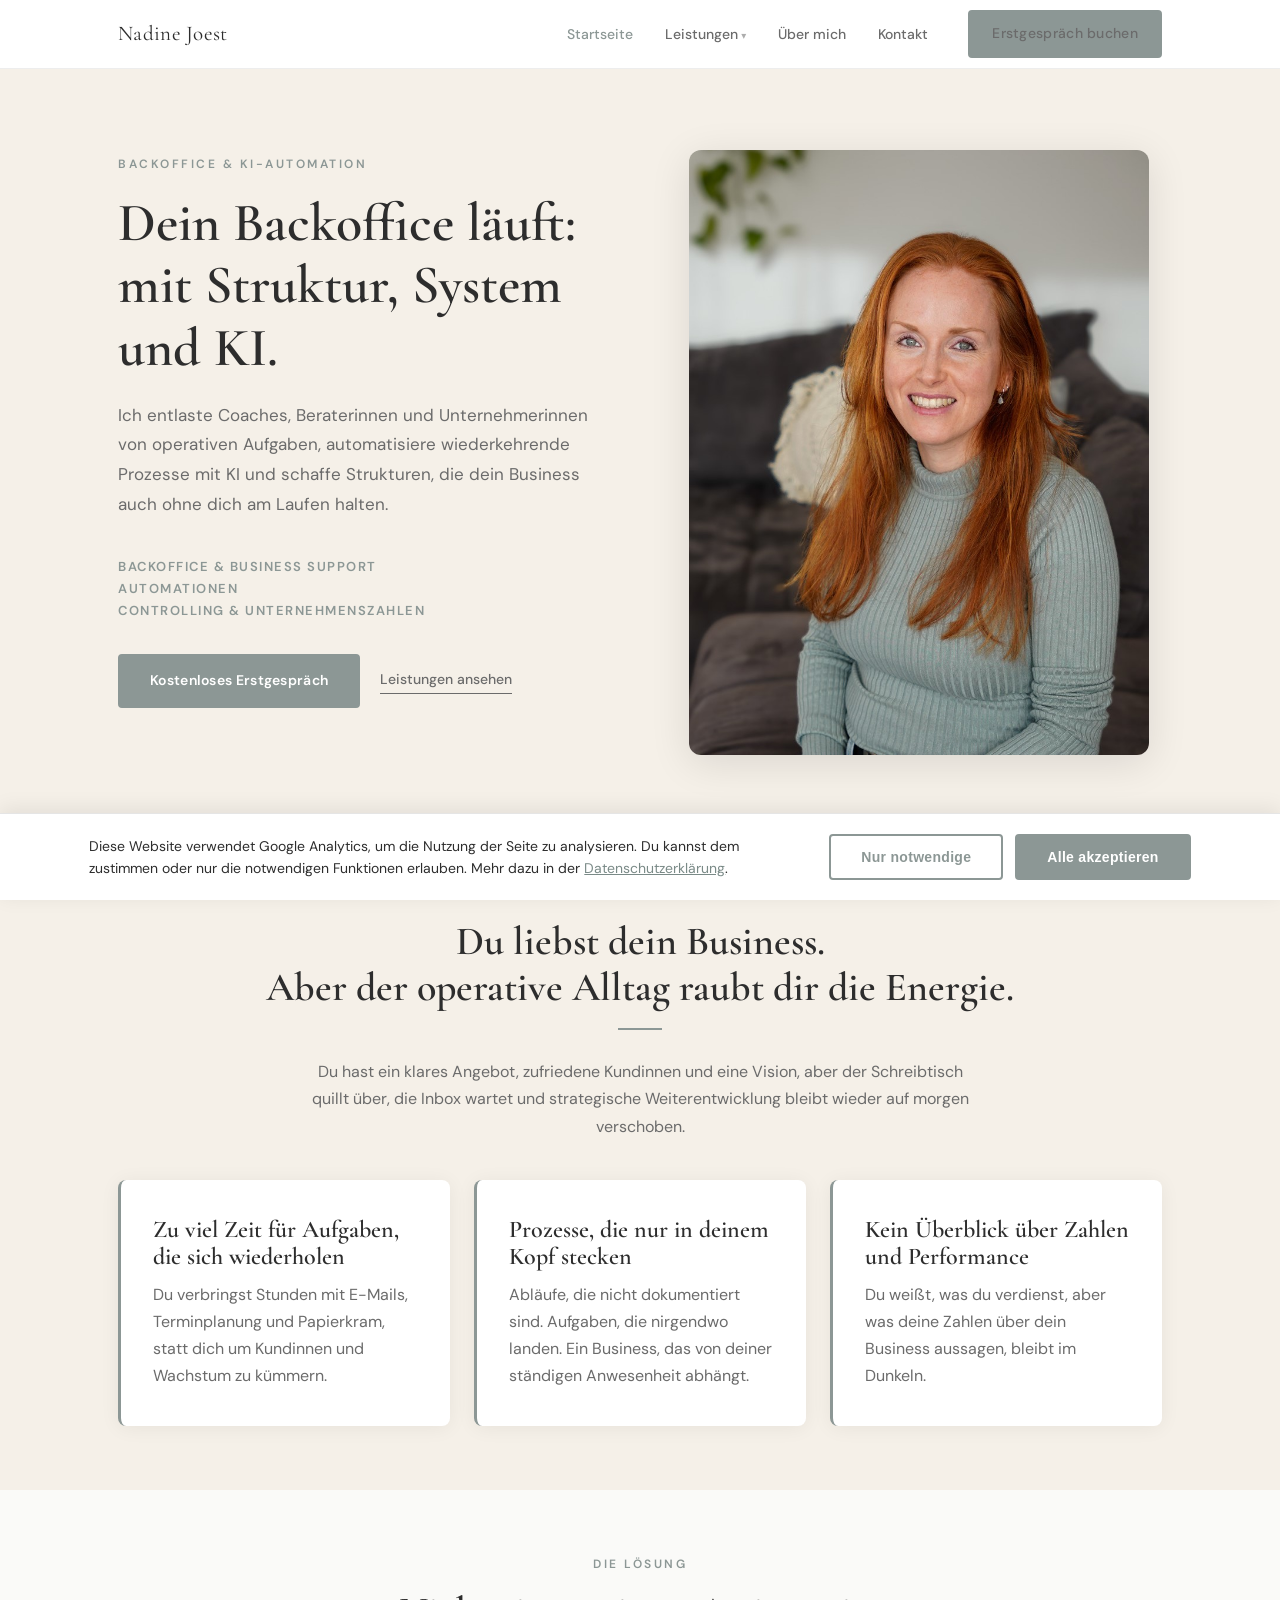
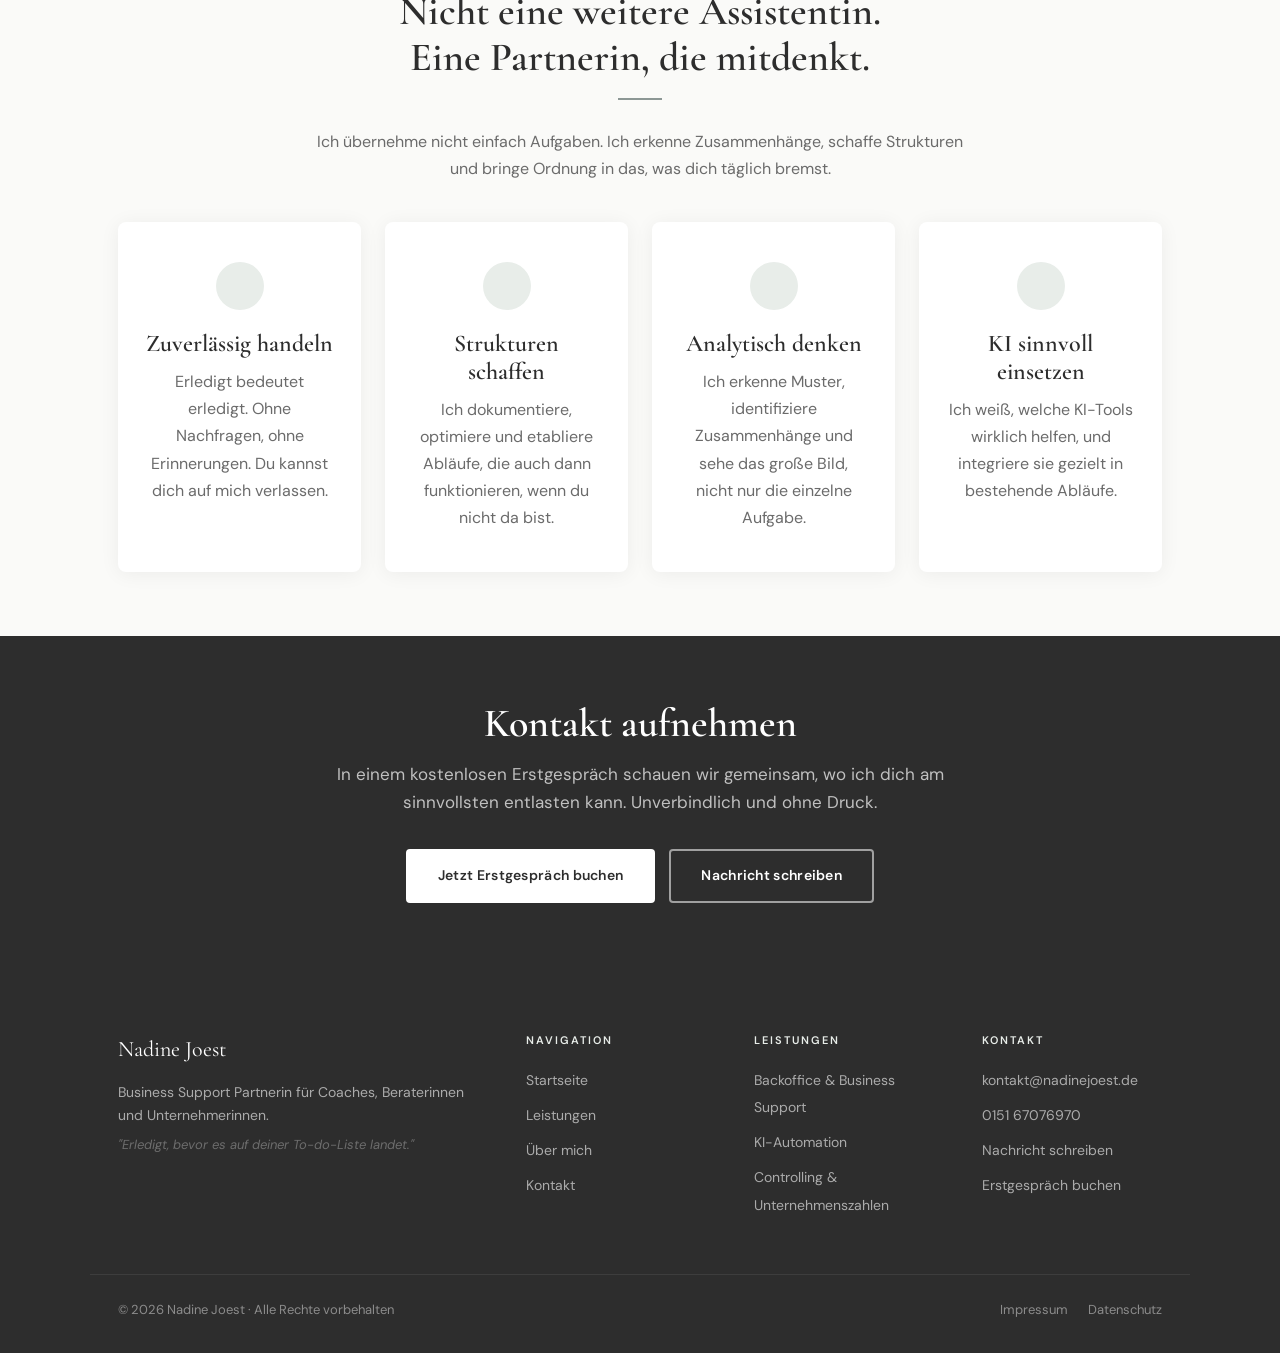
<file: index.html>
<!DOCTYPE html>
<html lang="de">
<head>
  <meta charset="UTF-8" />
  <meta name="viewport" content="width=device-width, initial-scale=1.0" />
  <title>Nadine Joest | Backoffice, KI-Automation & Business Support</title>
  <meta name="description" content="Backoffice-Unterstützung und KI-Automationen für Coaches & Unternehmerinnen. E-Mail, Prozesse, Controlling – zuverlässig und automatisiert, damit du dich aufs Wesentliche konzentrierst." />
  <meta name="keywords" content="Backoffice Support, KI-Automation, Workflow-Automatisierung, Business Support, Virtuelle Assistenz, Prozessoptimierung, Controlling für Selbstständige" />
  <meta name="robots" content="index, follow" />
  <meta property="og:title" content="Nadine Joest | Backoffice & KI-Automation" />
  <meta property="og:description" content="Backoffice & KI-Automation für Coaches, Beraterinnen und Unternehmerinnen – operative Entlastung mit System." />
  <meta property="og:type" content="website" />
  <meta property="og:locale" content="de_DE" />
  <meta property="og:image" content="https://nadinejoest.de/og-bild.jpg" />
  <meta property="og:image:width" content="1200" />
  <meta property="og:image:height" content="630" />
  <!-- Google Consent Mode (Standard: abgelehnt, bis Nutzer zustimmt) -->
  <script>
    window.dataLayer = window.dataLayer || [];
    function gtag(){dataLayer.push(arguments);}
    gtag('consent', 'default', { 'analytics_storage': 'denied' });
  </script>
  <!-- Google tag (gtag.js) -->
  <script async src="https://www.googletagmanager.com/gtag/js?id=G-RC08P9P7K7"></script>
  <script>
    gtag('js', new Date());
    gtag('config', 'G-RC08P9P7K7');
  </script>
  <link rel="icon" type="image/png" sizes="32x32" href="favicon-32x32.png" />
  <link rel="canonical" href="https://nadinejoest.de/" />
  <script type="application/ld+json">
  {
    "@context": "https://schema.org",
    "@type": "ProfessionalService",
    "name": "Nadine Joest – Backoffice & KI-Automation",
    "description": "Backoffice-Unterstützung, KI-Automationen und Controlling für Coaches, Beraterinnen und Unternehmerinnen.",
    "url": "https://nadinejoest.de/",
    "image": "https://nadinejoest.de/og-bild.jpg",
    "telephone": "+4915167076970",
    "email": "kontakt@nadinejoest.de",
    "address": {
      "@type": "PostalAddress",
      "streetAddress": "Helenenweg 12b",
      "postalCode": "40822",
      "addressLocality": "Mettmann",
      "addressCountry": "DE"
    },
    "areaServed": "DE",
    "priceRange": "399€-599€"
  }
  </script>
  <link rel="stylesheet" href="style.css" />
</head>
<body>

<a href="#main-content" class="skip-link">Zum Inhalt springen</a>

<header>
  <nav class="nav" role="navigation" aria-label="Hauptnavigation">
    <div class="container nav-inner">
      <a href="index.html" class="nav-logo">Nadine Joest</a>
      <ul class="nav-links" id="nav-links">
        <li><a href="index.html" class="active">Startseite</a></li>
        <li class="nav-dropdown">
          <a href="leistungen.html">Leistungen</a>
          <ul class="nav-dropdown-menu">
            <li><a href="leistungen.html#bs-heading">Backoffice & Business Support</a></li>
            <li><a href="leistungen.html#ki-automation-heading">Automationen</a></li>
            <li><a href="leistungen.html#controlling-heading">Controlling & Unternehmenszahlen</a></li>
          </ul>
        </li>
        <li><a href="ueber-mich.html">Über mich</a></li>
        <li><a href="kontakt.html">Kontakt</a></li>
        <li><a href="https://calendly.com/kontakt-nadinejoest/30min" target="_blank" rel="noopener" class="btn btn-primary nav-cta">Erstgespräch buchen</a></li>
      </ul>
      <button class="nav-toggle" aria-label="Menü öffnen" aria-expanded="false" onclick="toggleNav()">
        <span></span><span></span><span></span>
      </button>
    </div>
  </nav>
</header>

<main id="main-content">

  <!-- HERO -->
  <section class="hero" aria-label="Willkommen">
    <div class="container hero-grid">
      <div class="hero-content">
        <span class="eyebrow">Backoffice & KI-Automation</span>
        <h1>Dein Backoffice läuft:<br>mit Struktur, System und KI.</h1>
        <p class="hero-subtitle">
          Ich entlaste Coaches, Beraterinnen und Unternehmerinnen von operativen Aufgaben,
          automatisiere wiederkehrende Prozesse mit KI und schaffe Strukturen,
          die dein Business auch ohne dich am Laufen halten.
        </p>
        <p class="hero-services">
          <a href="leistungen.html#bs-heading">Backoffice & Business Support</a><br>
          <a href="leistungen.html#ki-automation-heading">Automationen</a><br>
          <a href="leistungen.html#controlling-heading">Controlling &amp; Unternehmenszahlen</a>
        </p>
        <div class="hero-actions">
          <a href="https://calendly.com/kontakt-nadinejoest/30min" target="_blank" rel="noopener" class="btn btn-primary">Kostenloses Erstgespräch</a>
          <a href="leistungen.html" class="text-link">Leistungen ansehen</a>
        </div>
      </div>
      <div class="hero-image">
        <img src="Bilder/1.jpg" alt="Nadine Joest – Business Support Partnerin" loading="eager" />
      </div>
    </div>
  </section>

  <!-- PROBLEM -->
  <section class="section section-beige" style="padding-top: 48px;" aria-labelledby="problem-heading">
    <div class="container">
      <div class="section-header text-center">
        <span class="label">Kommt dir das bekannt vor?</span>
        <h2 id="problem-heading">Du liebst dein Business.<br>Aber der operative Alltag raubt dir die Energie.</h2>
        <div class="divider"></div>
        <p>Du hast ein klares Angebot, zufriedene Kundinnen und eine Vision, aber der Schreibtisch quillt über, die Inbox wartet und strategische Weiterentwicklung bleibt wieder auf morgen verschoben.</p>
      </div>
      <div class="card-grid-3">
        <div class="card card-accent">
          <h3>Zu viel Zeit für Aufgaben, die sich wiederholen</h3>
          <p>Du verbringst Stunden mit E-Mails, Terminplanung und Papierkram, statt dich um Kundinnen und Wachstum zu kümmern.</p>
        </div>
        <div class="card card-accent">
          <h3>Prozesse, die nur in deinem Kopf stecken</h3>
          <p>Abläufe, die nicht dokumentiert sind. Aufgaben, die nirgendwo landen. Ein Business, das von deiner ständigen Anwesenheit abhängt.</p>
        </div>
        <div class="card card-accent">
          <h3>Kein Überblick über Zahlen und Performance</h3>
          <p>Du weißt, was du verdienst, aber was deine Zahlen über dein Business aussagen, bleibt im Dunkeln.</p>
        </div>
      </div>
    </div>
  </section>

  <!-- LÖSUNG / USPs -->
  <section class="section" aria-labelledby="loesung-heading">
    <div class="container">
      <div class="section-header text-center">
        <span class="label">Die Lösung</span>
        <h2 id="loesung-heading">Nicht eine weitere Assistentin.<br>Eine Partnerin, die mitdenkt.</h2>
        <div class="divider"></div>
        <p>Ich übernehme nicht einfach Aufgaben. Ich erkenne Zusammenhänge, schaffe Strukturen und bringe Ordnung in das, was dich täglich bremst.</p>
      </div>
      <div class="card-grid-4">
        <div class="usp-card">
          <div class="usp-icon" aria-hidden="true"></div>
          <h3>Zuverlässig handeln</h3>
          <p>Erledigt bedeutet erledigt. Ohne Nachfragen, ohne Erinnerungen. Du kannst dich auf mich verlassen.</p>
        </div>
        <div class="usp-card">
          <div class="usp-icon" aria-hidden="true"></div>
          <h3>Strukturen schaffen</h3>
          <p>Ich dokumentiere, optimiere und etabliere Abläufe, die auch dann funktionieren, wenn du nicht da bist.</p>
        </div>
        <div class="usp-card">
          <div class="usp-icon" aria-hidden="true"></div>
          <h3>Analytisch denken</h3>
          <p>Ich erkenne Muster, identifiziere Zusammenhänge und sehe das große Bild, nicht nur die einzelne Aufgabe.</p>
        </div>
        <div class="usp-card">
          <div class="usp-icon" aria-hidden="true"></div>
          <h3>KI sinnvoll einsetzen</h3>
          <p>Ich weiß, welche KI-Tools wirklich helfen, und integriere sie gezielt in bestehende Abläufe.</p>
        </div>
      </div>
    </div>
  </section>

  <!-- CTA BANNER -->
  <section class="section cta-banner" aria-labelledby="cta-heading">
    <div class="container text-center">
      <h2 id="cta-heading">Kontakt aufnehmen</h2>
      <p>In einem kostenlosen Erstgespräch schauen wir gemeinsam, wo ich dich am sinnvollsten entlasten kann. Unverbindlich und ohne Druck.</p>
      <div class="cta-actions">
        <a href="https://calendly.com/kontakt-nadinejoest/30min" target="_blank" rel="noopener" class="btn btn-white">Jetzt Erstgespräch buchen</a>
        <a href="kontakt.html" class="btn btn-outline-white">Nachricht schreiben</a>
      </div>
    </div>
  </section>

</main>

<footer class="footer" role="contentinfo">
  <div class="container footer-grid">
    <div class="footer-brand">
      <span class="footer-logo">Nadine Joest</span>
      <p>Business Support Partnerin für Coaches, Beraterinnen und Unternehmerinnen.</p>
      <p class="footer-tagline">"Erledigt, bevor es auf deiner To-do-Liste landet."</p>
    </div>
    <div>
      <p class="footer-heading">Navigation</p>
      <ul class="footer-links">
        <li><a href="index.html">Startseite</a></li>
        <li><a href="leistungen.html">Leistungen</a></li>
        <li><a href="ueber-mich.html">Über mich</a></li>
        <li><a href="kontakt.html">Kontakt</a></li>
      </ul>
    </div>
    <div>
      <p class="footer-heading">Leistungen</p>
      <ul class="footer-links">
        <li><a href="leistungen.html">Backoffice & Business Support</a></li>
        <li><a href="leistungen.html">KI-Automation</a></li>
        <li><a href="leistungen.html">Controlling &amp; Unternehmenszahlen</a></li>
      </ul>
    </div>
    <div>
      <p class="footer-heading">Kontakt</p>
      <ul class="footer-links">
        <li><a href="mailto:kontakt@nadinejoest.de">kontakt@nadinejoest.de</a></li>
        <li><a href="tel:+4915167076970">0151 67076970</a></li>
        <li><a href="kontakt.html">Nachricht schreiben</a></li>
        <li><a href="https://calendly.com/kontakt-nadinejoest/30min" target="_blank" rel="noopener">Erstgespräch buchen</a></li>
      </ul>
    </div>
  </div>
  <div class="container footer-bottom">
    <span>© 2026 Nadine Joest · Alle Rechte vorbehalten</span>
    <div class="footer-legal">
      <a href="impressum.html">Impressum</a>
      <a href="datenschutz.html">Datenschutz</a>
    </div>
  </div>
</footer>

<script src="main.js"></script>
</body>
</html>
</file>
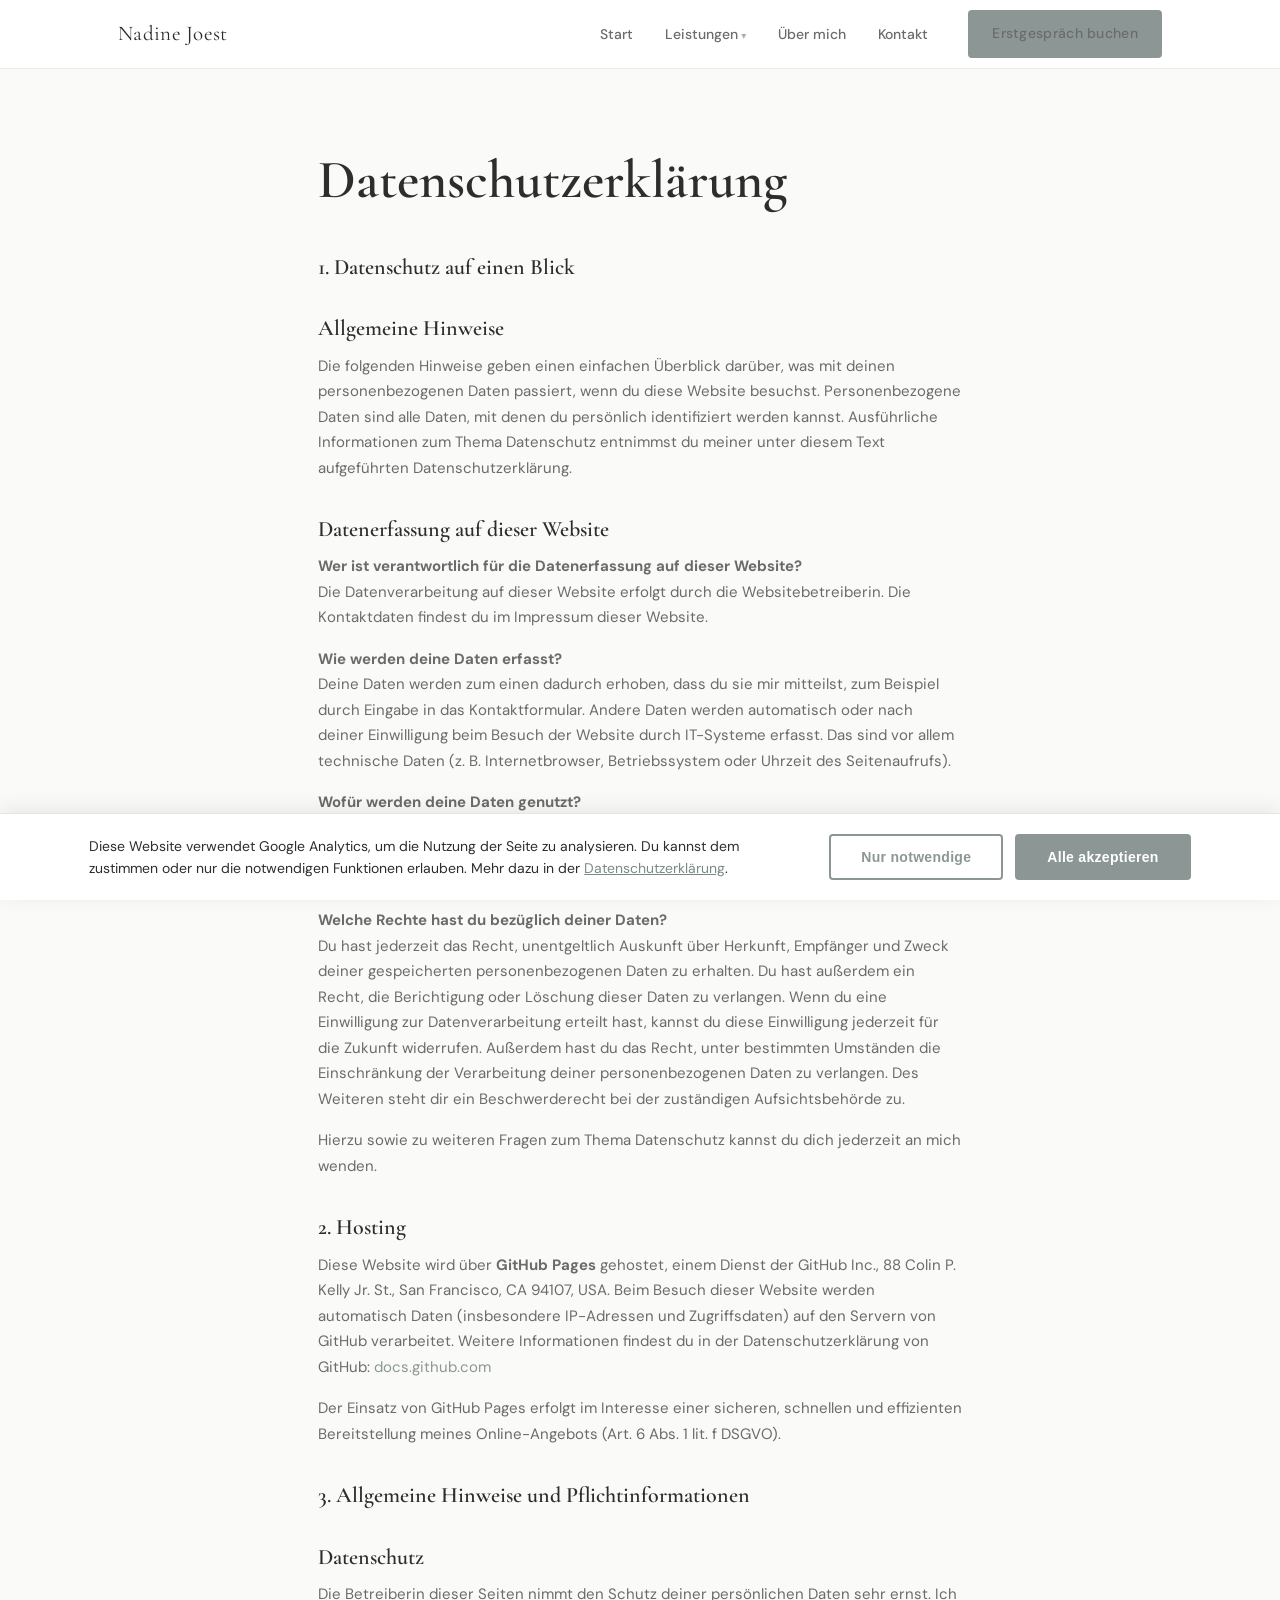
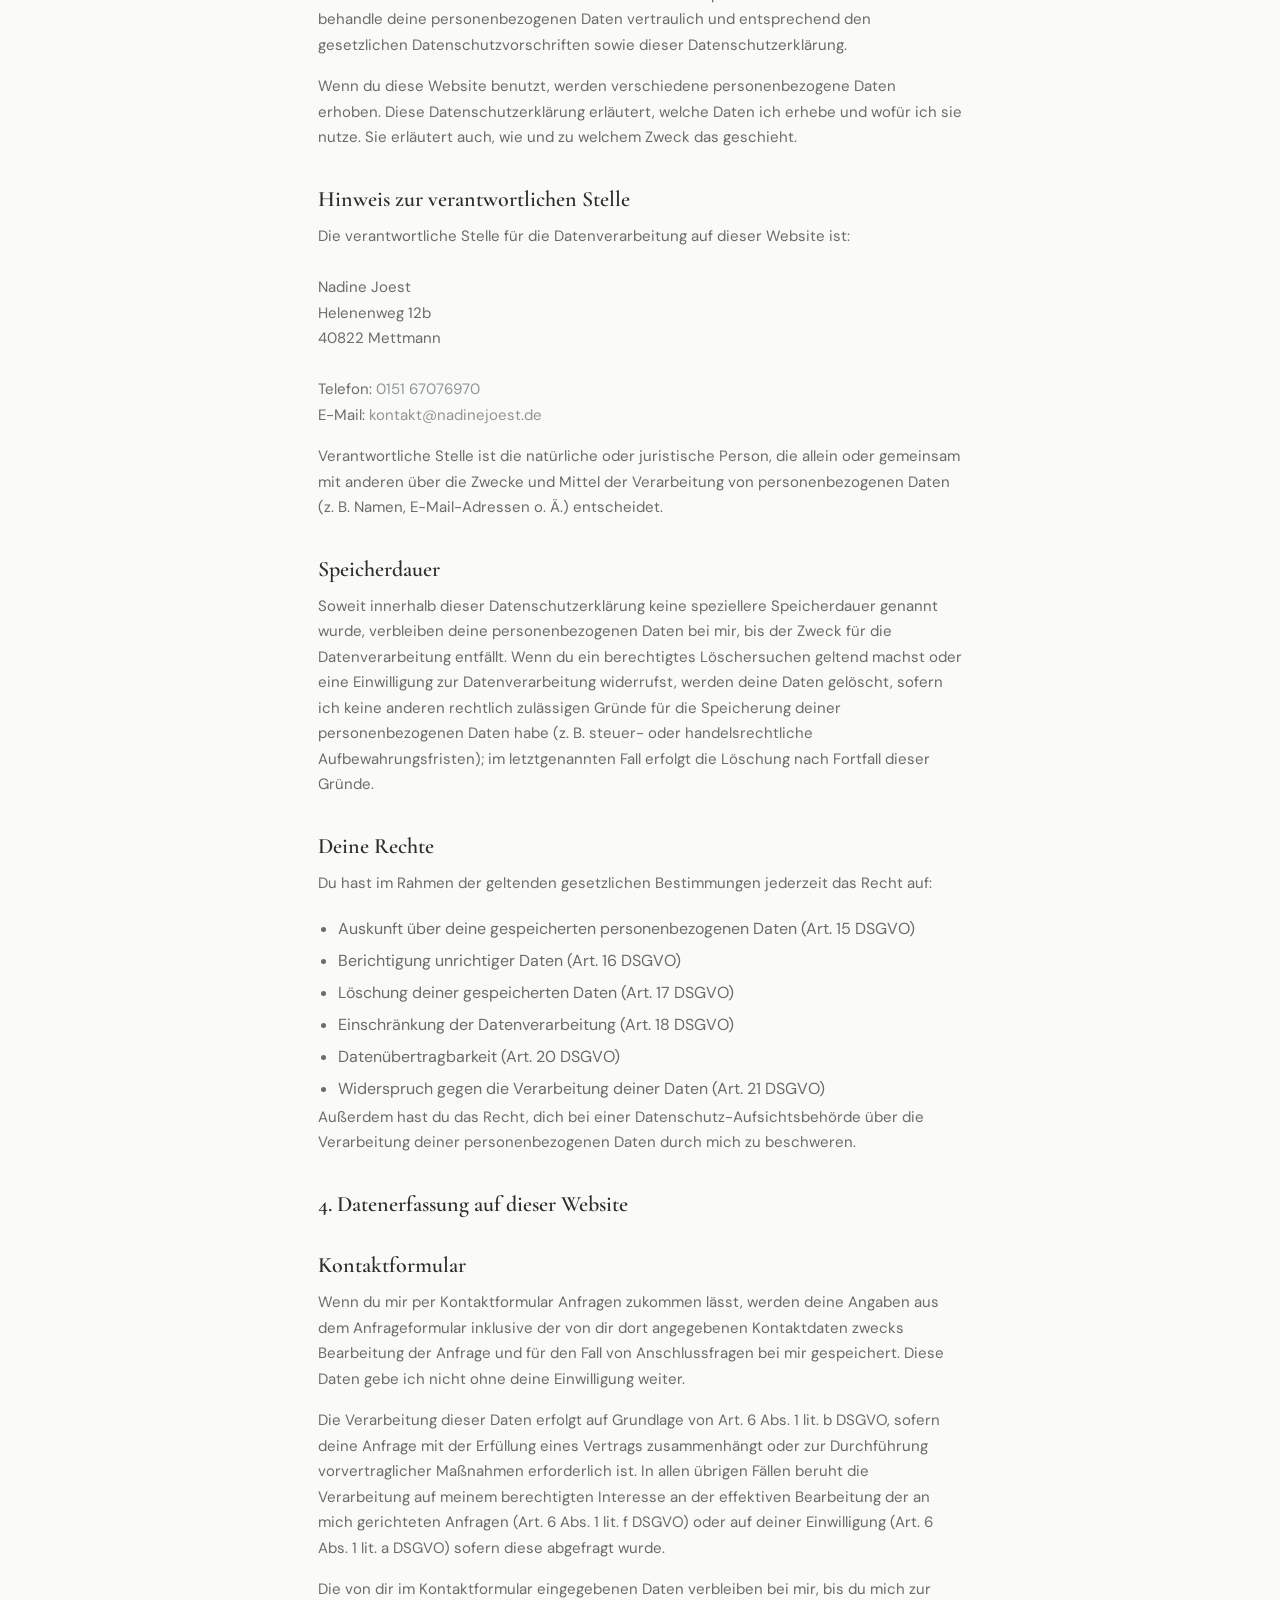
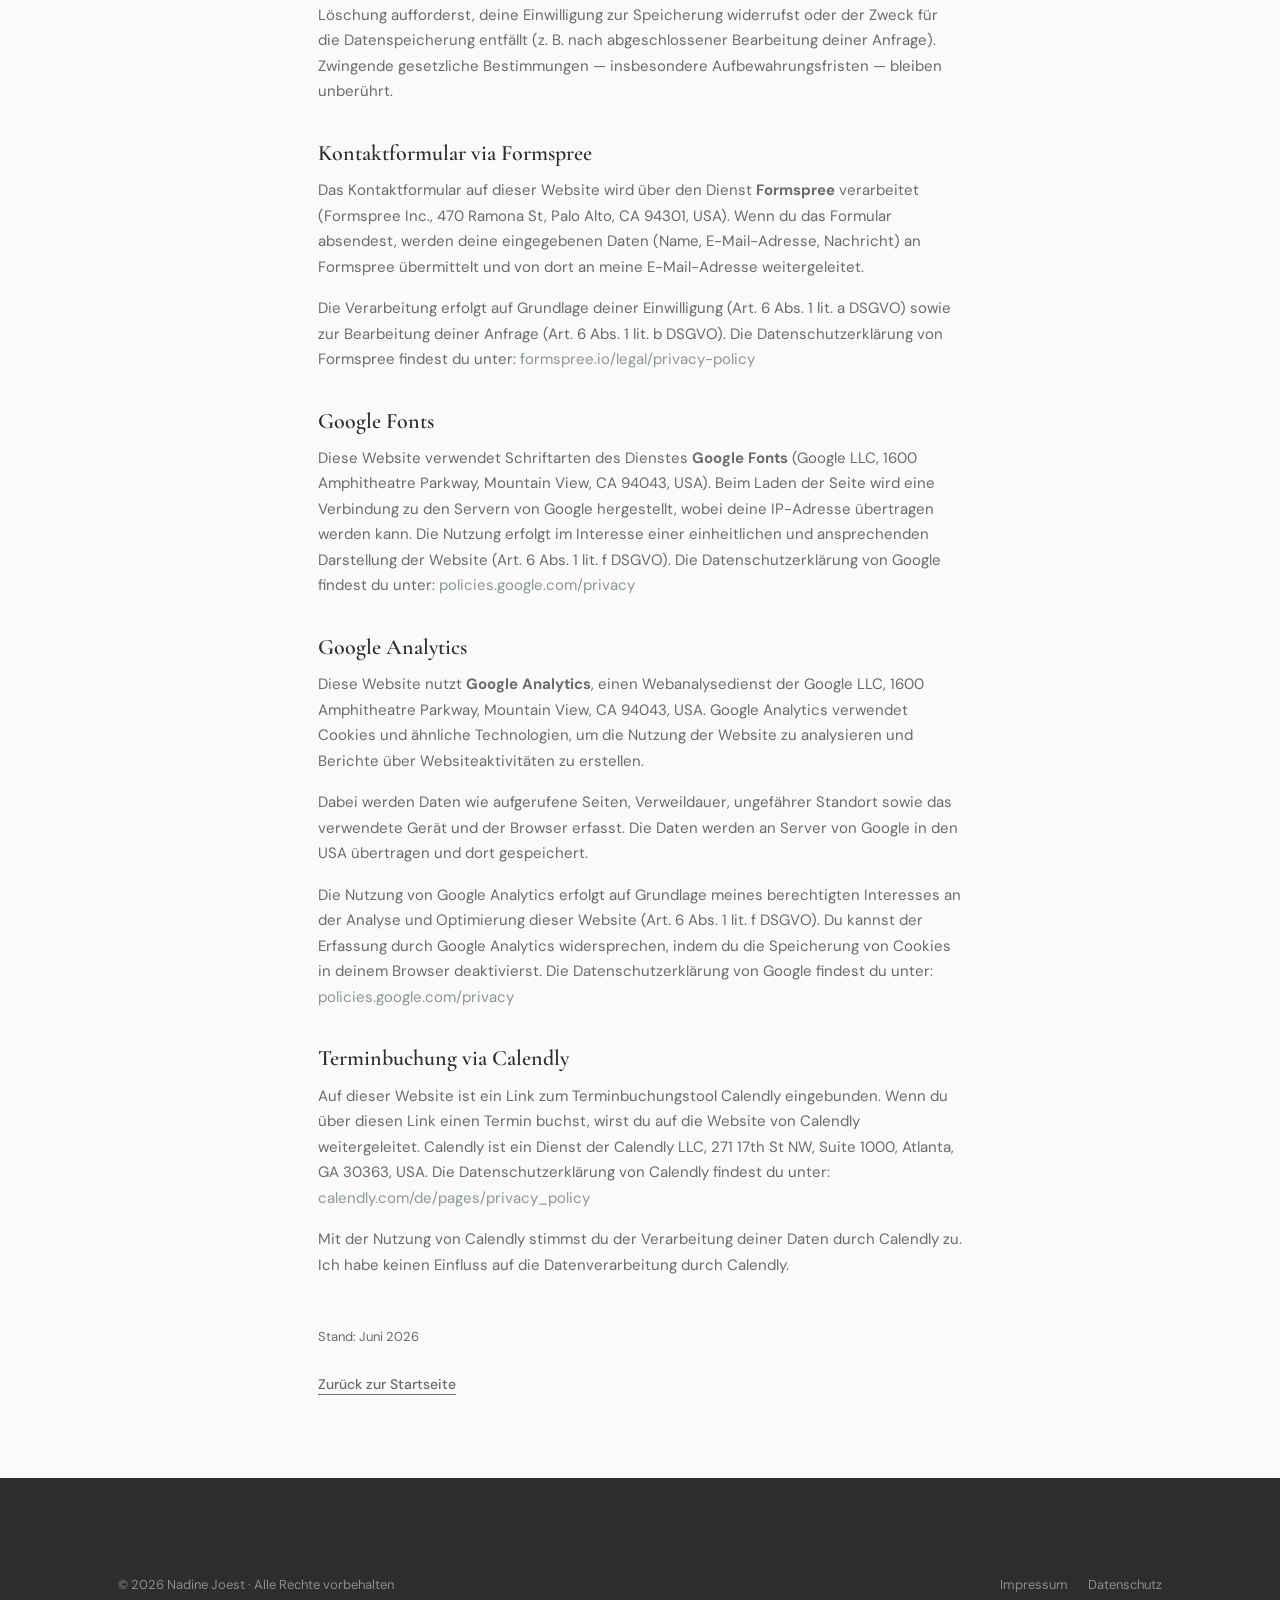
<file: datenschutz.html>
<!DOCTYPE html>
<html lang="de">
<head>
  <meta charset="UTF-8" />
  <meta name="viewport" content="width=device-width, initial-scale=1.0" />
  <title>Datenschutzerklärung | Nadine Joest</title>
  <meta name="robots" content="noindex, follow" />
  <!-- Google Consent Mode (Standard: abgelehnt, bis Nutzer zustimmt) -->
  <script>
    window.dataLayer = window.dataLayer || [];
    function gtag(){dataLayer.push(arguments);}
    gtag('consent', 'default', { 'analytics_storage': 'denied' });
  </script>
  <!-- Google tag (gtag.js) -->
  <script async src="https://www.googletagmanager.com/gtag/js?id=G-RC08P9P7K7"></script>
  <script>
    gtag('js', new Date());
    gtag('config', 'G-RC08P9P7K7');
  </script>
  <link rel="icon" type="image/png" sizes="32x32" href="favicon-32x32.png" />
  <link rel="canonical" href="https://nadinejoest.de/datenschutz.html" />
  <link rel="stylesheet" href="style.css" />
</head>
<body>

<a href="#main-content" class="skip-link">Zum Inhalt springen</a>

<header>
  <nav class="nav" role="navigation" aria-label="Hauptnavigation">
    <div class="container nav-inner">
      <a href="index.html" class="nav-logo">Nadine Joest</a>
      <ul class="nav-links" id="nav-links">
        <li><a href="index.html">Start</a></li>
        <li class="nav-dropdown">
          <a href="leistungen.html">Leistungen</a>
          <ul class="nav-dropdown-menu">
            <li><a href="leistungen.html#bs-heading">Backoffice & Business Support</a></li>
            <li><a href="leistungen.html#ki-automation-heading">Automationen</a></li>
            <li><a href="leistungen.html#controlling-heading">Controlling & Unternehmenszahlen</a></li>
          </ul>
        </li>
        <li><a href="ueber-mich.html">Über mich</a></li>
        <li><a href="kontakt.html">Kontakt</a></li>
        <li><a href="https://calendly.com/kontakt-nadinejoest/30min" target="_blank" rel="noopener" class="btn btn-primary nav-cta">Erstgespräch buchen</a></li>
      </ul>
      <button class="nav-toggle" aria-label="Menü öffnen" aria-expanded="false" onclick="toggleNav()">
        <span></span><span></span><span></span>
      </button>
    </div>
  </nav>
</header>

<main id="main-content">
  <div class="legal-content">
    <h1>Datenschutzerklärung</h1>

    <h2>1. Datenschutz auf einen Blick</h2>

    <h2>Allgemeine Hinweise</h2>
    <p>
      Die folgenden Hinweise geben einen einfachen Überblick darüber, was mit deinen personenbezogenen
      Daten passiert, wenn du diese Website besuchst. Personenbezogene Daten sind alle Daten, mit denen
      du persönlich identifiziert werden kannst. Ausführliche Informationen zum Thema Datenschutz
      entnimmst du meiner unter diesem Text aufgeführten Datenschutzerklärung.
    </p>

    <h2>Datenerfassung auf dieser Website</h2>
    <p>
      <strong>Wer ist verantwortlich für die Datenerfassung auf dieser Website?</strong><br>
      Die Datenverarbeitung auf dieser Website erfolgt durch die Websitebetreiberin. Die Kontaktdaten
      findest du im Impressum dieser Website.
    </p>
    <p>
      <strong>Wie werden deine Daten erfasst?</strong><br>
      Deine Daten werden zum einen dadurch erhoben, dass du sie mir mitteilst, zum Beispiel durch
      Eingabe in das Kontaktformular. Andere Daten werden automatisch oder nach deiner Einwilligung
      beim Besuch der Website durch IT-Systeme erfasst. Das sind vor allem technische Daten
      (z. B. Internetbrowser, Betriebssystem oder Uhrzeit des Seitenaufrufs).
    </p>
    <p>
      <strong>Wofür werden deine Daten genutzt?</strong><br>
      Ein Teil der Daten wird erhoben, um eine fehlerfreie Bereitstellung der Website zu gewährleisten.
      Andere Daten können zur Analyse deines Nutzerverhaltens verwendet werden.
    </p>
    <p>
      <strong>Welche Rechte hast du bezüglich deiner Daten?</strong><br>
      Du hast jederzeit das Recht, unentgeltlich Auskunft über Herkunft, Empfänger und Zweck deiner
      gespeicherten personenbezogenen Daten zu erhalten. Du hast außerdem ein Recht, die Berichtigung
      oder Löschung dieser Daten zu verlangen. Wenn du eine Einwilligung zur Datenverarbeitung erteilt
      hast, kannst du diese Einwilligung jederzeit für die Zukunft widerrufen. Außerdem hast du das
      Recht, unter bestimmten Umständen die Einschränkung der Verarbeitung deiner personenbezogenen
      Daten zu verlangen. Des Weiteren steht dir ein Beschwerderecht bei der zuständigen
      Aufsichtsbehörde zu.
    </p>
    <p>Hierzu sowie zu weiteren Fragen zum Thema Datenschutz kannst du dich jederzeit an mich wenden.</p>

    <h2>2. Hosting</h2>
    <p>
      Diese Website wird über <strong>GitHub Pages</strong> gehostet, einem Dienst der GitHub Inc.,
      88 Colin P. Kelly Jr. St., San Francisco, CA 94107, USA. Beim Besuch dieser Website werden
      automatisch Daten (insbesondere IP-Adressen und Zugriffsdaten) auf den Servern von GitHub
      verarbeitet. Weitere Informationen findest du in der Datenschutzerklärung von GitHub:
      <a href="https://docs.github.com/de/site-policy/privacy-policies/github-general-privacy-statement" target="_blank" rel="noopener noreferrer">docs.github.com</a>
    </p>
    <p>
      Der Einsatz von GitHub Pages erfolgt im Interesse einer sicheren, schnellen und effizienten
      Bereitstellung meines Online-Angebots (Art. 6 Abs. 1 lit. f DSGVO).
    </p>

    <h2>3. Allgemeine Hinweise und Pflichtinformationen</h2>

    <h2>Datenschutz</h2>
    <p>
      Die Betreiberin dieser Seiten nimmt den Schutz deiner persönlichen Daten sehr ernst. Ich behandle
      deine personenbezogenen Daten vertraulich und entsprechend den gesetzlichen Datenschutzvorschriften
      sowie dieser Datenschutzerklärung.
    </p>
    <p>
      Wenn du diese Website benutzt, werden verschiedene personenbezogene Daten erhoben. Diese
      Datenschutzerklärung erläutert, welche Daten ich erhebe und wofür ich sie nutze. Sie erläutert
      auch, wie und zu welchem Zweck das geschieht.
    </p>

    <h2>Hinweis zur verantwortlichen Stelle</h2>
    <p>
      Die verantwortliche Stelle für die Datenverarbeitung auf dieser Website ist:<br><br>
      Nadine Joest<br>
      Helenenweg 12b<br>
      40822 Mettmann<br><br>
      Telefon: <a href="tel:+4915167076970">0151 67076970</a><br>
      E-Mail: <a href="mailto:kontakt@nadinejoest.de">kontakt@nadinejoest.de</a>
    </p>
    <p>
      Verantwortliche Stelle ist die natürliche oder juristische Person, die allein oder gemeinsam
      mit anderen über die Zwecke und Mittel der Verarbeitung von personenbezogenen Daten
      (z. B. Namen, E-Mail-Adressen o. Ä.) entscheidet.
    </p>

    <h2>Speicherdauer</h2>
    <p>
      Soweit innerhalb dieser Datenschutzerklärung keine speziellere Speicherdauer genannt wurde,
      verbleiben deine personenbezogenen Daten bei mir, bis der Zweck für die Datenverarbeitung
      entfällt. Wenn du ein berechtigtes Löschersuchen geltend machst oder eine Einwilligung zur
      Datenverarbeitung widerrufst, werden deine Daten gelöscht, sofern ich keine anderen rechtlich
      zulässigen Gründe für die Speicherung deiner personenbezogenen Daten habe (z. B. steuer- oder
      handelsrechtliche Aufbewahrungsfristen); im letztgenannten Fall erfolgt die Löschung nach
      Fortfall dieser Gründe.
    </p>

    <h2>Deine Rechte</h2>
    <p>Du hast im Rahmen der geltenden gesetzlichen Bestimmungen jederzeit das Recht auf:</p>
    <ul style="padding-left: 20px; color: var(--text-muted); line-height: 2;">
      <li>Auskunft über deine gespeicherten personenbezogenen Daten (Art. 15 DSGVO)</li>
      <li>Berichtigung unrichtiger Daten (Art. 16 DSGVO)</li>
      <li>Löschung deiner gespeicherten Daten (Art. 17 DSGVO)</li>
      <li>Einschränkung der Datenverarbeitung (Art. 18 DSGVO)</li>
      <li>Datenübertragbarkeit (Art. 20 DSGVO)</li>
      <li>Widerspruch gegen die Verarbeitung deiner Daten (Art. 21 DSGVO)</li>
    </ul>
    <p>
      Außerdem hast du das Recht, dich bei einer Datenschutz-Aufsichtsbehörde über die Verarbeitung
      deiner personenbezogenen Daten durch mich zu beschweren.
    </p>

    <h2>4. Datenerfassung auf dieser Website</h2>

    <h2>Kontaktformular</h2>
    <p>
      Wenn du mir per Kontaktformular Anfragen zukommen lässt, werden deine Angaben aus dem
      Anfrageformular inklusive der von dir dort angegebenen Kontaktdaten zwecks Bearbeitung der
      Anfrage und für den Fall von Anschlussfragen bei mir gespeichert. Diese Daten gebe ich nicht
      ohne deine Einwilligung weiter.
    </p>
    <p>
      Die Verarbeitung dieser Daten erfolgt auf Grundlage von Art. 6 Abs. 1 lit. b DSGVO, sofern
      deine Anfrage mit der Erfüllung eines Vertrags zusammenhängt oder zur Durchführung
      vorvertraglicher Maßnahmen erforderlich ist. In allen übrigen Fällen beruht die Verarbeitung
      auf meinem berechtigten Interesse an der effektiven Bearbeitung der an mich gerichteten
      Anfragen (Art. 6 Abs. 1 lit. f DSGVO) oder auf deiner Einwilligung (Art. 6 Abs. 1 lit. a
      DSGVO) sofern diese abgefragt wurde.
    </p>
    <p>
      Die von dir im Kontaktformular eingegebenen Daten verbleiben bei mir, bis du mich zur Löschung
      aufforderst, deine Einwilligung zur Speicherung widerrufst oder der Zweck für die
      Datenspeicherung entfällt (z. B. nach abgeschlossener Bearbeitung deiner Anfrage). Zwingende
      gesetzliche Bestimmungen — insbesondere Aufbewahrungsfristen — bleiben unberührt.
    </p>

    <h2>Kontaktformular via Formspree</h2>
    <p>
      Das Kontaktformular auf dieser Website wird über den Dienst <strong>Formspree</strong>
      verarbeitet (Formspree Inc., 470 Ramona St, Palo Alto, CA 94301, USA). Wenn du das Formular
      absendest, werden deine eingegebenen Daten (Name, E-Mail-Adresse, Nachricht) an Formspree
      übermittelt und von dort an meine E-Mail-Adresse weitergeleitet.
    </p>
    <p>
      Die Verarbeitung erfolgt auf Grundlage deiner Einwilligung (Art. 6 Abs. 1 lit. a DSGVO)
      sowie zur Bearbeitung deiner Anfrage (Art. 6 Abs. 1 lit. b DSGVO). Die Datenschutzerklärung
      von Formspree findest du unter:
      <a href="https://formspree.io/legal/privacy-policy" target="_blank" rel="noopener noreferrer">formspree.io/legal/privacy-policy</a>
    </p>

    <h2>Google Fonts</h2>
    <p>
      Diese Website verwendet Schriftarten des Dienstes <strong>Google Fonts</strong> (Google LLC,
      1600 Amphitheatre Parkway, Mountain View, CA 94043, USA). Beim Laden der Seite wird eine
      Verbindung zu den Servern von Google hergestellt, wobei deine IP-Adresse übertragen werden
      kann. Die Nutzung erfolgt im Interesse einer einheitlichen und ansprechenden Darstellung
      der Website (Art. 6 Abs. 1 lit. f DSGVO). Die Datenschutzerklärung von Google findest du
      unter: <a href="https://policies.google.com/privacy" target="_blank" rel="noopener noreferrer">policies.google.com/privacy</a>
    </p>

    <h2>Google Analytics</h2>
    <p>
      Diese Website nutzt <strong>Google Analytics</strong>, einen Webanalysedienst der Google LLC,
      1600 Amphitheatre Parkway, Mountain View, CA 94043, USA. Google Analytics verwendet Cookies
      und ähnliche Technologien, um die Nutzung der Website zu analysieren und Berichte über
      Websiteaktivitäten zu erstellen.
    </p>
    <p>
      Dabei werden Daten wie aufgerufene Seiten, Verweildauer, ungefährer Standort sowie das
      verwendete Gerät und der Browser erfasst. Die Daten werden an Server von Google in den USA
      übertragen und dort gespeichert.
    </p>
    <p>
      Die Nutzung von Google Analytics erfolgt auf Grundlage meines berechtigten Interesses an
      der Analyse und Optimierung dieser Website (Art. 6 Abs. 1 lit. f DSGVO). Du kannst der
      Erfassung durch Google Analytics widersprechen, indem du die Speicherung von Cookies in
      deinem Browser deaktivierst. Die Datenschutzerklärung von Google findest du unter:
      <a href="https://policies.google.com/privacy" target="_blank" rel="noopener noreferrer">policies.google.com/privacy</a>
    </p>

    <h2>Terminbuchung via Calendly</h2>
    <p>
      Auf dieser Website ist ein Link zum Terminbuchungstool Calendly eingebunden. Wenn du über
      diesen Link einen Termin buchst, wirst du auf die Website von Calendly weitergeleitet.
      Calendly ist ein Dienst der Calendly LLC, 271 17th St NW, Suite 1000, Atlanta, GA 30363, USA.
      Die Datenschutzerklärung von Calendly findest du unter:
      <a href="https://calendly.com/de/pages/privacy_policy" target="_blank" rel="noopener noreferrer">calendly.com/de/pages/privacy_policy</a>
    </p>
    <p>
      Mit der Nutzung von Calendly stimmst du der Verarbeitung deiner Daten durch Calendly zu.
      Ich habe keinen Einfluss auf die Datenverarbeitung durch Calendly.
    </p>

    <p style="margin-top: 48px; font-size: 13px; color: var(--text-muted);">
      Stand: Juni 2026
    </p>

    <p style="margin-top: 24px;">
      <a href="index.html" class="text-link">Zurück zur Startseite</a>
    </p>
  </div>
</main>

<footer class="footer" role="contentinfo">
  <div class="container footer-bottom" style="border-top: none; padding-top: 32px; padding-bottom: 32px;">
    <span>© 2026 Nadine Joest · Alle Rechte vorbehalten</span>
    <div class="footer-legal">
      <a href="impressum.html">Impressum</a>
      <a href="datenschutz.html">Datenschutz</a>
    </div>
  </div>
</footer>

<script src="main.js"></script>
</body>
</html>
</file>
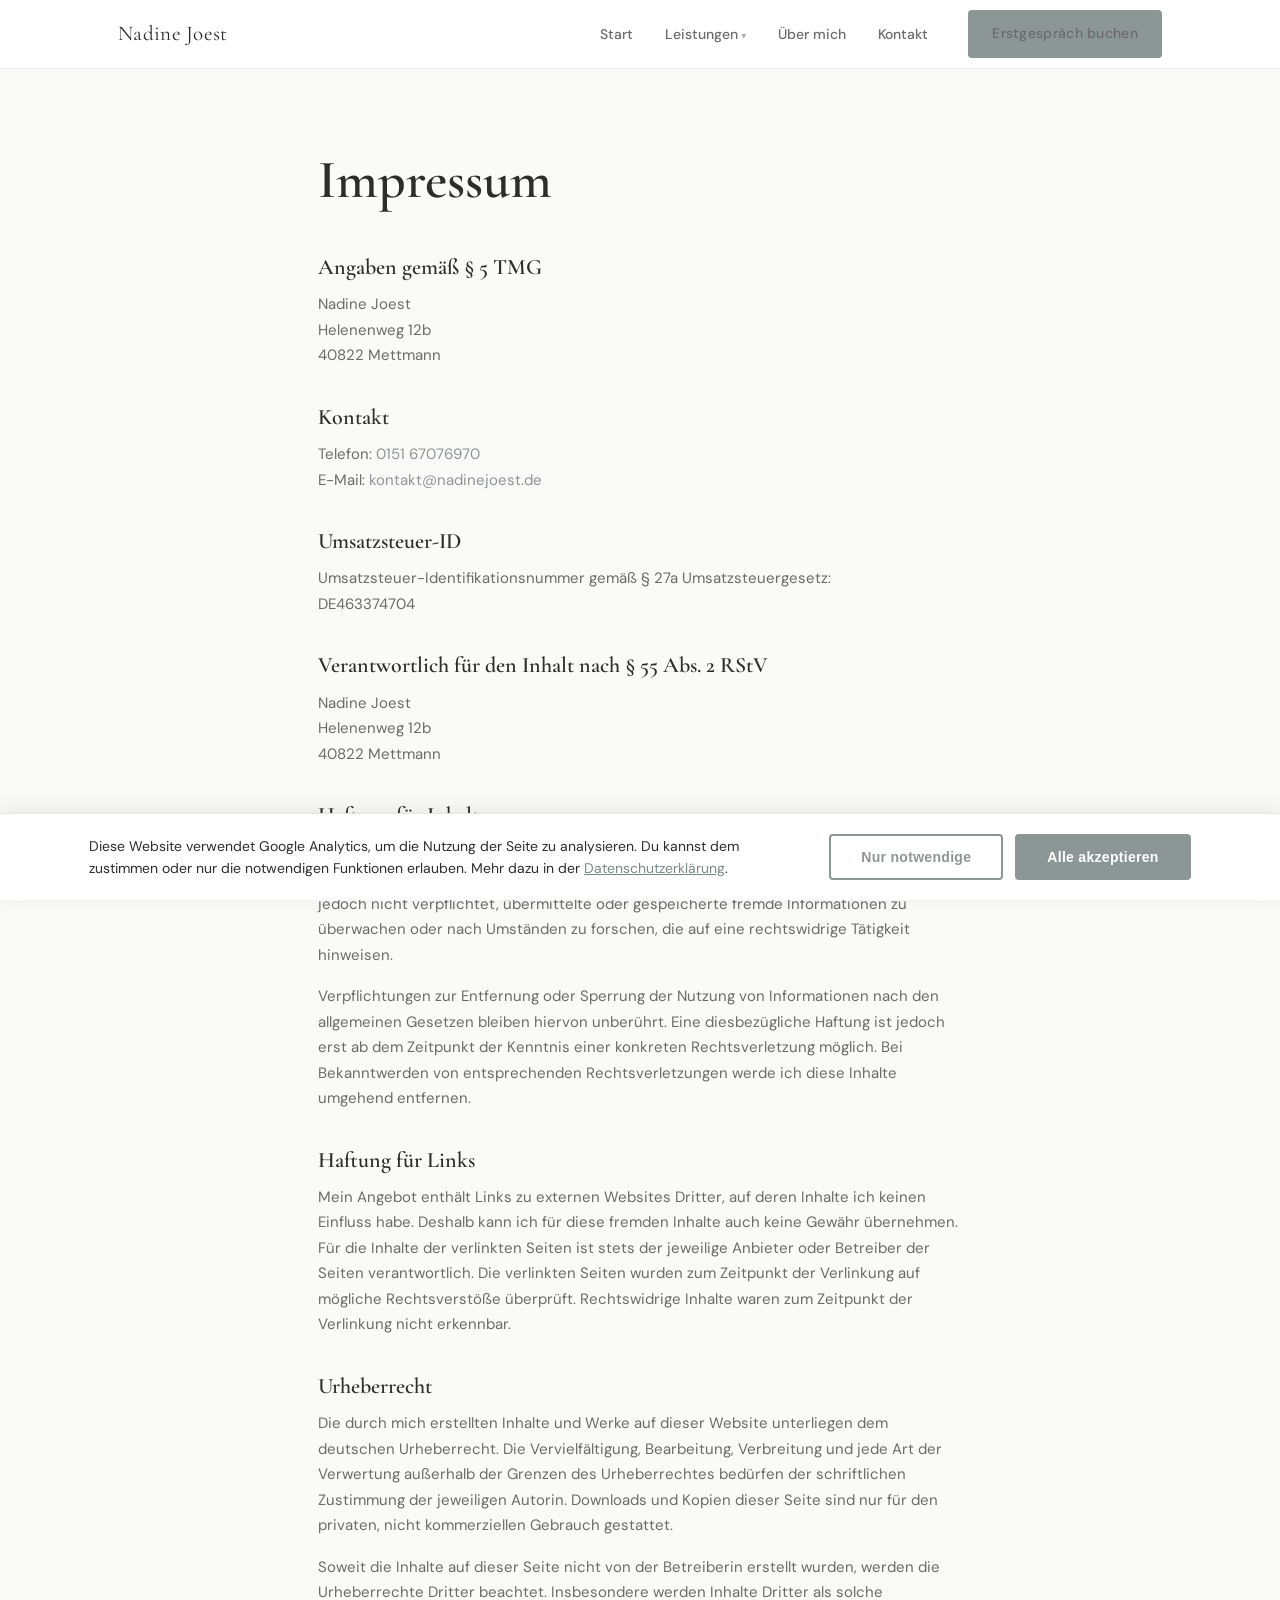
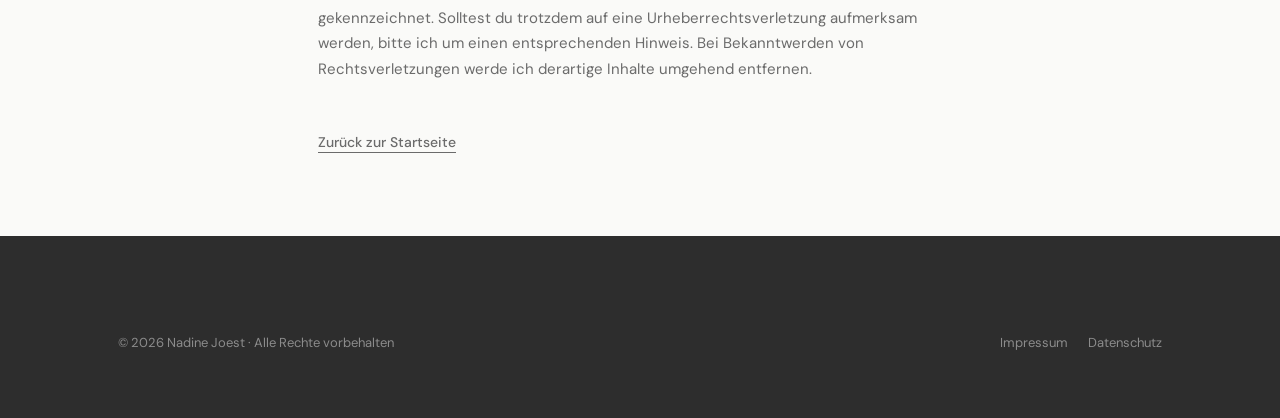
<file: impressum.html>
<!DOCTYPE html>
<html lang="de">
<head>
  <meta charset="UTF-8" />
  <meta name="viewport" content="width=device-width, initial-scale=1.0" />
  <title>Impressum | Nadine Joest</title>
  <meta name="robots" content="noindex, follow" />
  <!-- Google Consent Mode (Standard: abgelehnt, bis Nutzer zustimmt) -->
  <script>
    window.dataLayer = window.dataLayer || [];
    function gtag(){dataLayer.push(arguments);}
    gtag('consent', 'default', { 'analytics_storage': 'denied' });
  </script>
  <!-- Google tag (gtag.js) -->
  <script async src="https://www.googletagmanager.com/gtag/js?id=G-RC08P9P7K7"></script>
  <script>
    gtag('js', new Date());
    gtag('config', 'G-RC08P9P7K7');
  </script>
  <link rel="icon" type="image/png" sizes="32x32" href="favicon-32x32.png" />
  <link rel="canonical" href="https://nadinejoest.de/impressum.html" />
  <link rel="stylesheet" href="style.css" />
</head>
<body>

<a href="#main-content" class="skip-link">Zum Inhalt springen</a>

<header>
  <nav class="nav" role="navigation" aria-label="Hauptnavigation">
    <div class="container nav-inner">
      <a href="index.html" class="nav-logo">Nadine Joest</a>
      <ul class="nav-links" id="nav-links">
        <li><a href="index.html">Start</a></li>
        <li class="nav-dropdown">
          <a href="leistungen.html">Leistungen</a>
          <ul class="nav-dropdown-menu">
            <li><a href="leistungen.html#bs-heading">Backoffice & Business Support</a></li>
            <li><a href="leistungen.html#ki-automation-heading">Automationen</a></li>
            <li><a href="leistungen.html#controlling-heading">Controlling & Unternehmenszahlen</a></li>
          </ul>
        </li>
        <li><a href="ueber-mich.html">Über mich</a></li>
        <li><a href="kontakt.html">Kontakt</a></li>
        <li><a href="https://calendly.com/kontakt-nadinejoest/30min" target="_blank" rel="noopener" class="btn btn-primary nav-cta">Erstgespräch buchen</a></li>
      </ul>
      <button class="nav-toggle" aria-label="Menü öffnen" aria-expanded="false" onclick="toggleNav()">
        <span></span><span></span><span></span>
      </button>
    </div>
  </nav>
</header>

<main id="main-content">
  <div class="legal-content">
    <h1>Impressum</h1>

    <h2>Angaben gemäß § 5 TMG</h2>
    <p>
      Nadine Joest<br>
      Helenenweg 12b<br>
      40822 Mettmann
    </p>

    <h2>Kontakt</h2>
    <p>
      Telefon: <a href="tel:+4915167076970">0151 67076970</a><br>
      E-Mail: <a href="mailto:kontakt@nadinejoest.de">kontakt@nadinejoest.de</a>
    </p>

    <h2>Umsatzsteuer-ID</h2>
    <p>
      Umsatzsteuer-Identifikationsnummer gemäß § 27a Umsatzsteuergesetz:<br>
      DE463374704
    </p>

    <h2>Verantwortlich für den Inhalt nach § 55 Abs. 2 RStV</h2>
    <p>
      Nadine Joest<br>
      Helenenweg 12b<br>
      40822 Mettmann
    </p>

    <h2>Haftung für Inhalte</h2>
    <p>
      Als Dienstleisterin bin ich gemäß § 7 Abs. 1 TMG für eigene Inhalte auf diesen Seiten nach den
      allgemeinen Gesetzen verantwortlich. Nach §§ 8 bis 10 TMG bin ich als Dienstleisterin jedoch nicht
      verpflichtet, übermittelte oder gespeicherte fremde Informationen zu überwachen oder nach Umständen
      zu forschen, die auf eine rechtswidrige Tätigkeit hinweisen.
    </p>
    <p>
      Verpflichtungen zur Entfernung oder Sperrung der Nutzung von Informationen nach den allgemeinen
      Gesetzen bleiben hiervon unberührt. Eine diesbezügliche Haftung ist jedoch erst ab dem Zeitpunkt
      der Kenntnis einer konkreten Rechtsverletzung möglich. Bei Bekanntwerden von entsprechenden
      Rechtsverletzungen werde ich diese Inhalte umgehend entfernen.
    </p>

    <h2>Haftung für Links</h2>
    <p>
      Mein Angebot enthält Links zu externen Websites Dritter, auf deren Inhalte ich keinen Einfluss habe.
      Deshalb kann ich für diese fremden Inhalte auch keine Gewähr übernehmen. Für die Inhalte der
      verlinkten Seiten ist stets der jeweilige Anbieter oder Betreiber der Seiten verantwortlich.
      Die verlinkten Seiten wurden zum Zeitpunkt der Verlinkung auf mögliche Rechtsverstöße überprüft.
      Rechtswidrige Inhalte waren zum Zeitpunkt der Verlinkung nicht erkennbar.
    </p>

    <h2>Urheberrecht</h2>
    <p>
      Die durch mich erstellten Inhalte und Werke auf dieser Website unterliegen dem deutschen
      Urheberrecht. Die Vervielfältigung, Bearbeitung, Verbreitung und jede Art der Verwertung
      außerhalb der Grenzen des Urheberrechtes bedürfen der schriftlichen Zustimmung der jeweiligen
      Autorin. Downloads und Kopien dieser Seite sind nur für den privaten, nicht kommerziellen
      Gebrauch gestattet.
    </p>
    <p>
      Soweit die Inhalte auf dieser Seite nicht von der Betreiberin erstellt wurden, werden die
      Urheberrechte Dritter beachtet. Insbesondere werden Inhalte Dritter als solche gekennzeichnet.
      Solltest du trotzdem auf eine Urheberrechtsverletzung aufmerksam werden, bitte ich um einen
      entsprechenden Hinweis. Bei Bekanntwerden von Rechtsverletzungen werde ich derartige Inhalte
      umgehend entfernen.
    </p>

    <p style="margin-top: 48px;">
      <a href="index.html" class="text-link">Zurück zur Startseite</a>
    </p>
  </div>
</main>

<footer class="footer" role="contentinfo">
  <div class="container footer-bottom" style="border-top: none; padding-top: 32px; padding-bottom: 32px;">
    <span>© 2026 Nadine Joest · Alle Rechte vorbehalten</span>
    <div class="footer-legal">
      <a href="impressum.html">Impressum</a>
      <a href="datenschutz.html">Datenschutz</a>
    </div>
  </div>
</footer>

<script src="main.js"></script>
</body>
</html>
</file>
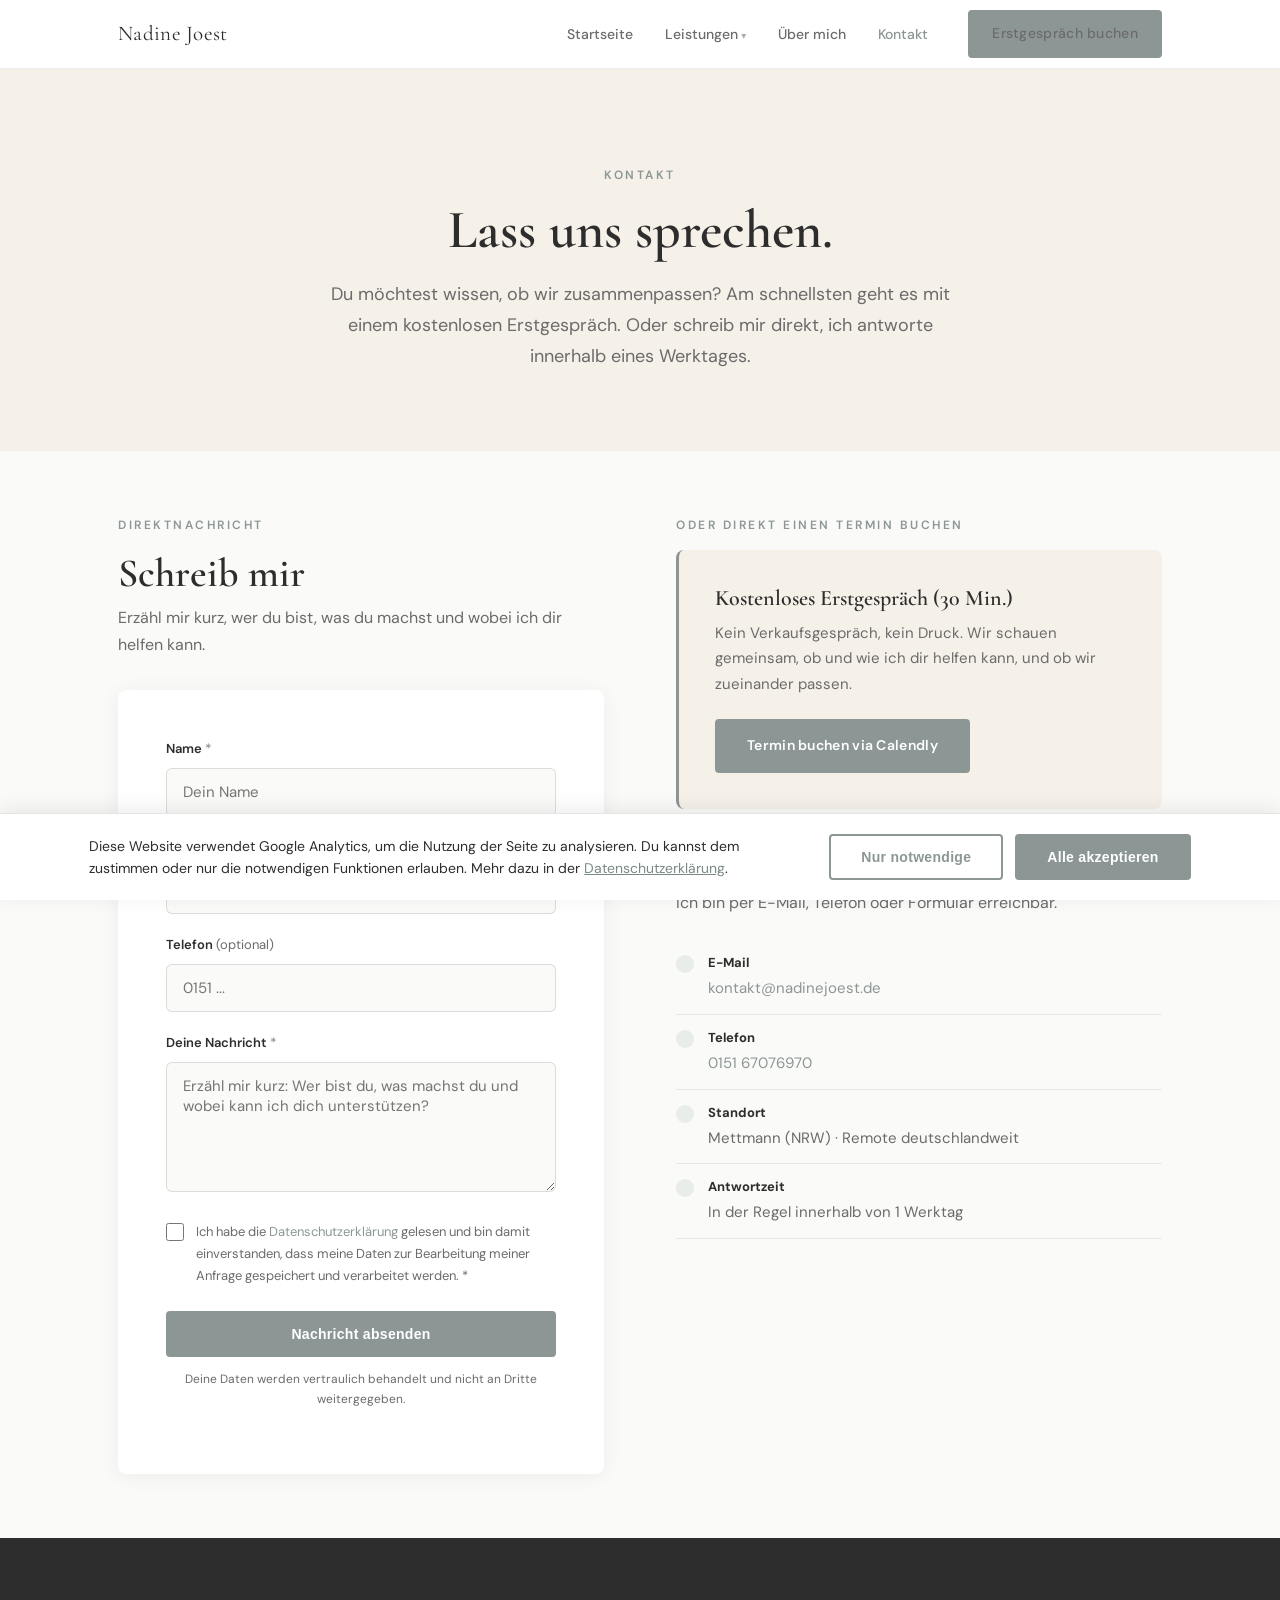
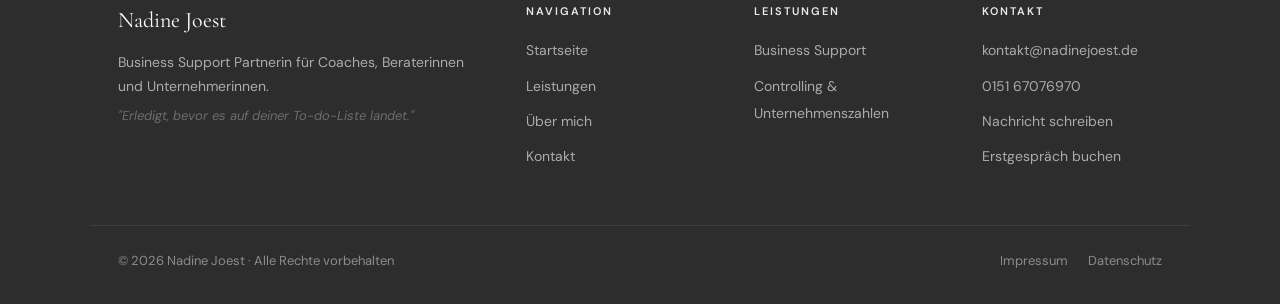
<file: kontakt.html>
<!DOCTYPE html>
<html lang="de">
<head>
  <meta charset="UTF-8" />
  <meta name="viewport" content="width=device-width, initial-scale=1.0" />
  <title>Kontakt & Erstgespräch | Nadine Joest – Business Support</title>
  <meta name="description" content="Kostenloses Erstgespräch buchen oder direkt Kontakt aufnehmen. Ich antworte innerhalb eines Werktages und freue mich auf deine Nachricht." />
  <meta name="robots" content="index, follow" />
  <meta property="og:image" content="https://nadinejoest.de/og-bild.jpg" />
  <meta property="og:image:width" content="1200" />
  <meta property="og:image:height" content="630" />
  <!-- Google Consent Mode (Standard: abgelehnt, bis Nutzer zustimmt) -->
  <script>
    window.dataLayer = window.dataLayer || [];
    function gtag(){dataLayer.push(arguments);}
    gtag('consent', 'default', { 'analytics_storage': 'denied' });
  </script>
  <!-- Google tag (gtag.js) -->
  <script async src="https://www.googletagmanager.com/gtag/js?id=G-RC08P9P7K7"></script>
  <script>
    gtag('js', new Date());
    gtag('config', 'G-RC08P9P7K7');
  </script>
  <link rel="icon" type="image/png" sizes="32x32" href="favicon-32x32.png" />
  <link rel="canonical" href="https://nadinejoest.de/kontakt.html" />
  <link rel="stylesheet" href="style.css" />
</head>
<body>

<a href="#main-content" class="skip-link">Zum Inhalt springen</a>

<header>
  <nav class="nav" role="navigation" aria-label="Hauptnavigation">
    <div class="container nav-inner">
      <a href="index.html" class="nav-logo">Nadine Joest</a>
      <ul class="nav-links" id="nav-links">
        <li><a href="index.html">Startseite</a></li>
        <li class="nav-dropdown">
          <a href="leistungen.html">Leistungen</a>
          <ul class="nav-dropdown-menu">
            <li><a href="leistungen.html#bs-heading">Backoffice & Business Support</a></li>
            <li><a href="leistungen.html#ki-automation-heading">Automationen</a></li>
            <li><a href="leistungen.html#controlling-heading">Controlling & Unternehmenszahlen</a></li>
          </ul>
        </li>
        <li><a href="ueber-mich.html">Über mich</a></li>
        <li><a href="kontakt.html" class="active">Kontakt</a></li>
        <li><a href="https://calendly.com/kontakt-nadinejoest/30min" target="_blank" rel="noopener" class="btn btn-primary nav-cta">Erstgespräch buchen</a></li>
      </ul>
      <button class="nav-toggle" aria-label="Menü öffnen" aria-expanded="false" onclick="toggleNav()">
        <span></span><span></span><span></span>
      </button>
    </div>
  </nav>
</header>

<main id="main-content">

  <!-- PAGE HERO -->
  <section class="page-hero" aria-label="Kontakt">
    <div class="container">
      <span class="label">Kontakt</span>
      <h1>Lass uns sprechen.</h1>
      <p>Du möchtest wissen, ob wir zusammenpassen? Am schnellsten geht es mit einem kostenlosen Erstgespräch. Oder schreib mir direkt, ich antworte innerhalb eines Werktages.</p>
    </div>
  </section>

  <!-- KONTAKT INHALT -->
  <section class="section" aria-label="Kontaktmöglichkeiten">
    <div class="container">
      <div class="kontakt-grid">

        <!-- FORMULAR -->
        <div>
          <span class="label">Direktnachricht</span>
          <h2 style="margin-bottom: 8px;">Schreib mir</h2>
          <p style="margin-bottom: 32px;">Erzähl mir kurz, wer du bist, was du machst und wobei ich dir helfen kann.</p>

          <div class="kontakt-form-box">
            <!--
              TECHNISCHE HINWEISE FÜR ENTWICKLER:
              Formular mit Formspree, Netlify Forms oder PHP Mailer verbinden.
              Ziel-E-Mail: kontakt@nadinejoest.de
              Honeypot-Feld ist bereits eingebaut (unsichtbares Feld gegen Spam).
              CSRF-Token je nach Backend ergänzen.
            -->
            <form
              id="kontakt-formular"
              action="https://formspree.io/f/xjgdpnnd"
              method="POST"
              aria-label="Kontaktformular"
              novalidate
            >
              <!-- Honeypot -->
              <input type="text" name="_honeypot" style="display:none;" tabindex="-1" autocomplete="off" />
              <input type="hidden" name="_subject" value="Neue Anfrage von nadinejoest.de" />

              <div class="form-group">
                <label for="name">Name <span aria-hidden="true" style="color: var(--primary);">*</span></label>
                <input
                  type="text"
                  id="name"
                  name="name"
                  placeholder="Dein Name"
                  required
                  autocomplete="name"
                  aria-required="true"
                />
              </div>

              <div class="form-group">
                <label for="email">E-Mail-Adresse <span aria-hidden="true" style="color: var(--primary);">*</span></label>
                <input
                  type="email"
                  id="email"
                  name="email"
                  placeholder="deine@email.de"
                  required
                  autocomplete="email"
                  aria-required="true"
                />
              </div>

              <div class="form-group">
                <label for="telefon">
                  Telefon
                  <span style="color: var(--text-muted); font-weight: 400;">(optional)</span>
                </label>
                <input
                  type="tel"
                  id="telefon"
                  name="telefon"
                  placeholder="0151 ..."
                  autocomplete="tel"
                />
              </div>

              <div class="form-group">
                <label for="nachricht">Deine Nachricht <span aria-hidden="true" style="color: var(--primary);">*</span></label>
                <textarea
                  id="nachricht"
                  name="nachricht"
                  placeholder="Erzähl mir kurz: Wer bist du, was machst du und wobei kann ich dich unterstützen?"
                  required
                  aria-required="true"
                ></textarea>
              </div>

              <div class="form-check">
                <input
                  type="checkbox"
                  id="datenschutz"
                  name="datenschutz"
                  required
                  aria-required="true"
                />
                <label for="datenschutz">
                  Ich habe die <a href="datenschutz.html">Datenschutzerklärung</a> gelesen und bin damit einverstanden, dass meine Daten zur Bearbeitung meiner Anfrage gespeichert und verarbeitet werden. <span aria-hidden="true">*</span>
                </label>
              </div>

              <div class="form-submit">
                <button type="submit" class="btn btn-primary">Nachricht absenden</button>
              </div>
              <p class="form-note">Deine Daten werden vertraulich behandelt und nicht an Dritte weitergegeben.</p>

              <div id="form-success" style="display: none; margin-top: 16px; padding: 16px; background: var(--primary-light); border-radius: var(--radius); color: var(--text); font-size: 14px;">
                Vielen Dank für deine Nachricht. Ich melde mich innerhalb eines Werktages bei dir.
              </div>
              <div id="form-error" style="display: none; margin-top: 16px; padding: 16px; background: #fdecea; border-radius: var(--radius); color: #c0392b; font-size: 14px;">
                Es ist ein Fehler aufgetreten. Bitte schreib mir direkt an <a href="mailto:kontakt@nadinejoest.de">kontakt@nadinejoest.de</a>.
              </div>
            </form>
          </div>
        </div>

        <!-- KONTAKTINFO + CALENDLY -->
        <div class="kontakt-info">
          <span class="label">Oder direkt einen Termin buchen</span>
          <div class="calendly-box">
            <h3>Kostenloses Erstgespräch (30 Min.)</h3>
            <p>Kein Verkaufsgespräch, kein Druck. Wir schauen gemeinsam, ob und wie ich dir helfen kann, und ob wir zueinander passen.</p>
            <a
              href="https://calendly.com/kontakt-nadinejoest/30min"
              target="_blank"
              rel="noopener noreferrer"
              class="btn btn-primary"
            >
              Termin buchen via Calendly
            </a>
          </div>

          <div style="margin-top: 44px;">
            <h2 style="font-size: 26px; margin-bottom: 6px;">Kontaktdaten</h2>
            <p style="margin-bottom: 4px;">Ich bin per E-Mail, Telefon oder Formular erreichbar.</p>
            <ul class="kontakt-data">
              <li>
                <div class="kontakt-icon" aria-hidden="true"></div>
                <div>
                  <strong style="display: block; font-size: 13px; color: var(--text); margin-bottom: 2px;">E-Mail</strong>
                  <a href="mailto:kontakt@nadinejoest.de">kontakt@nadinejoest.de</a>
                </div>
              </li>
              <li>
                <div class="kontakt-icon" aria-hidden="true"></div>
                <div>
                  <strong style="display: block; font-size: 13px; color: var(--text); margin-bottom: 2px;">Telefon</strong>
                  <a href="tel:+4915167076970">0151 67076970</a>
                </div>
              </li>
              <li>
                <div class="kontakt-icon" aria-hidden="true"></div>
                <div>
                  <strong style="display: block; font-size: 13px; color: var(--text); margin-bottom: 2px;">Standort</strong>
                  Mettmann (NRW) · Remote deutschlandweit
                </div>
              </li>
              <li>
                <div class="kontakt-icon" aria-hidden="true"></div>
                <div>
                  <strong style="display: block; font-size: 13px; color: var(--text); margin-bottom: 2px;">Antwortzeit</strong>
                  In der Regel innerhalb von 1 Werktag
                </div>
              </li>
            </ul>
          </div>

        </div>

      </div>
    </div>
  </section>

</main>

<footer class="footer" role="contentinfo">
  <div class="container footer-grid">
    <div class="footer-brand">
      <span class="footer-logo">Nadine Joest</span>
      <p>Business Support Partnerin für Coaches, Beraterinnen und Unternehmerinnen.</p>
      <p class="footer-tagline">"Erledigt, bevor es auf deiner To-do-Liste landet."</p>
    </div>
    <div>
      <p class="footer-heading">Navigation</p>
      <ul class="footer-links">
        <li><a href="index.html">Startseite</a></li>
        <li><a href="leistungen.html">Leistungen</a></li>
        <li><a href="ueber-mich.html">Über mich</a></li>
        <li><a href="kontakt.html">Kontakt</a></li>
      </ul>
    </div>
    <div>
      <p class="footer-heading">Leistungen</p>
      <ul class="footer-links">
        <li><a href="leistungen.html">Business Support</a></li>
        <li><a href="leistungen.html">Controlling & Unternehmenszahlen</a></li>
      </ul>
    </div>
    <div>
      <p class="footer-heading">Kontakt</p>
      <ul class="footer-links">
        <li><a href="mailto:kontakt@nadinejoest.de">kontakt@nadinejoest.de</a></li>
        <li><a href="tel:+4915167076970">0151 67076970</a></li>
        <li><a href="kontakt.html">Nachricht schreiben</a></li>
        <li><a href="https://calendly.com/kontakt-nadinejoest/30min" target="_blank" rel="noopener">Erstgespräch buchen</a></li>
      </ul>
    </div>
  </div>
  <div class="container footer-bottom">
    <span>© 2026 Nadine Joest · Alle Rechte vorbehalten</span>
    <div class="footer-legal">
      <a href="impressum.html">Impressum</a>
      <a href="datenschutz.html">Datenschutz</a>
    </div>
  </div>
</footer>

<script src="main.js"></script>
</body>
</html>
</file>
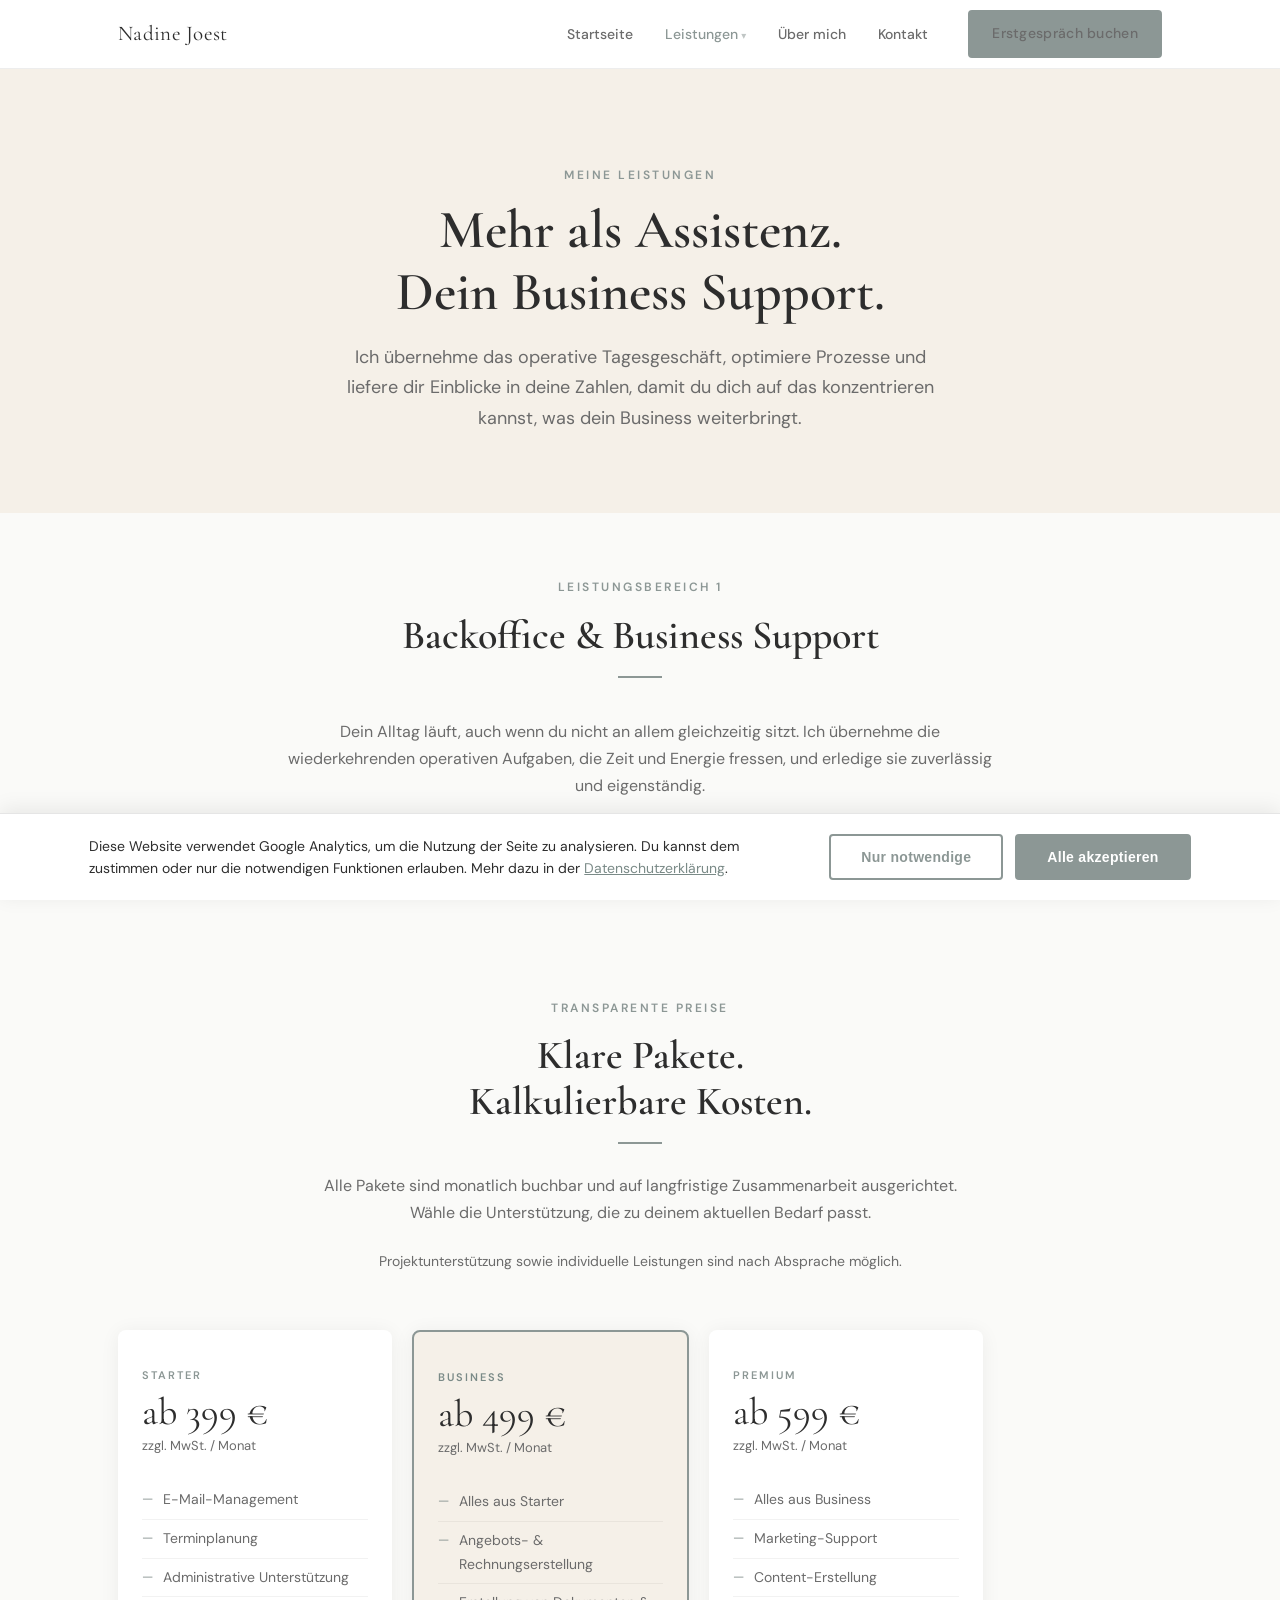
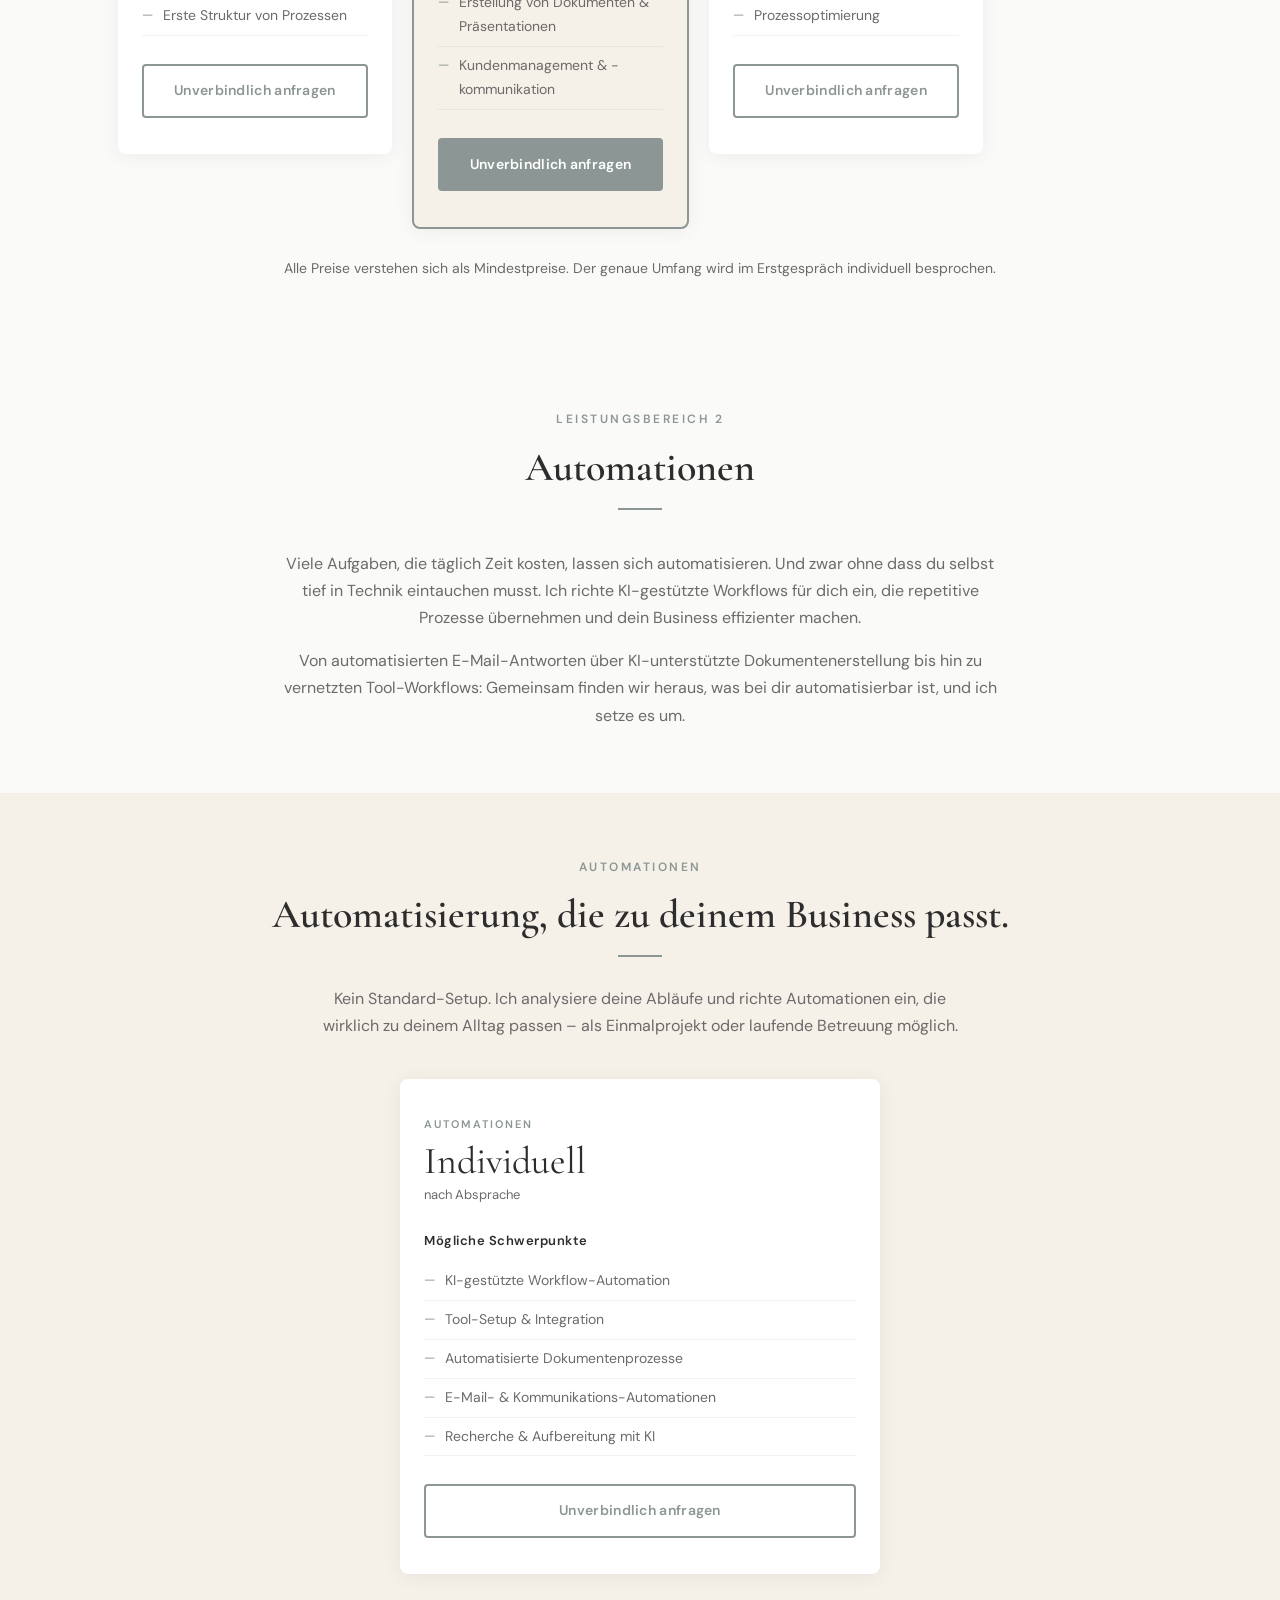
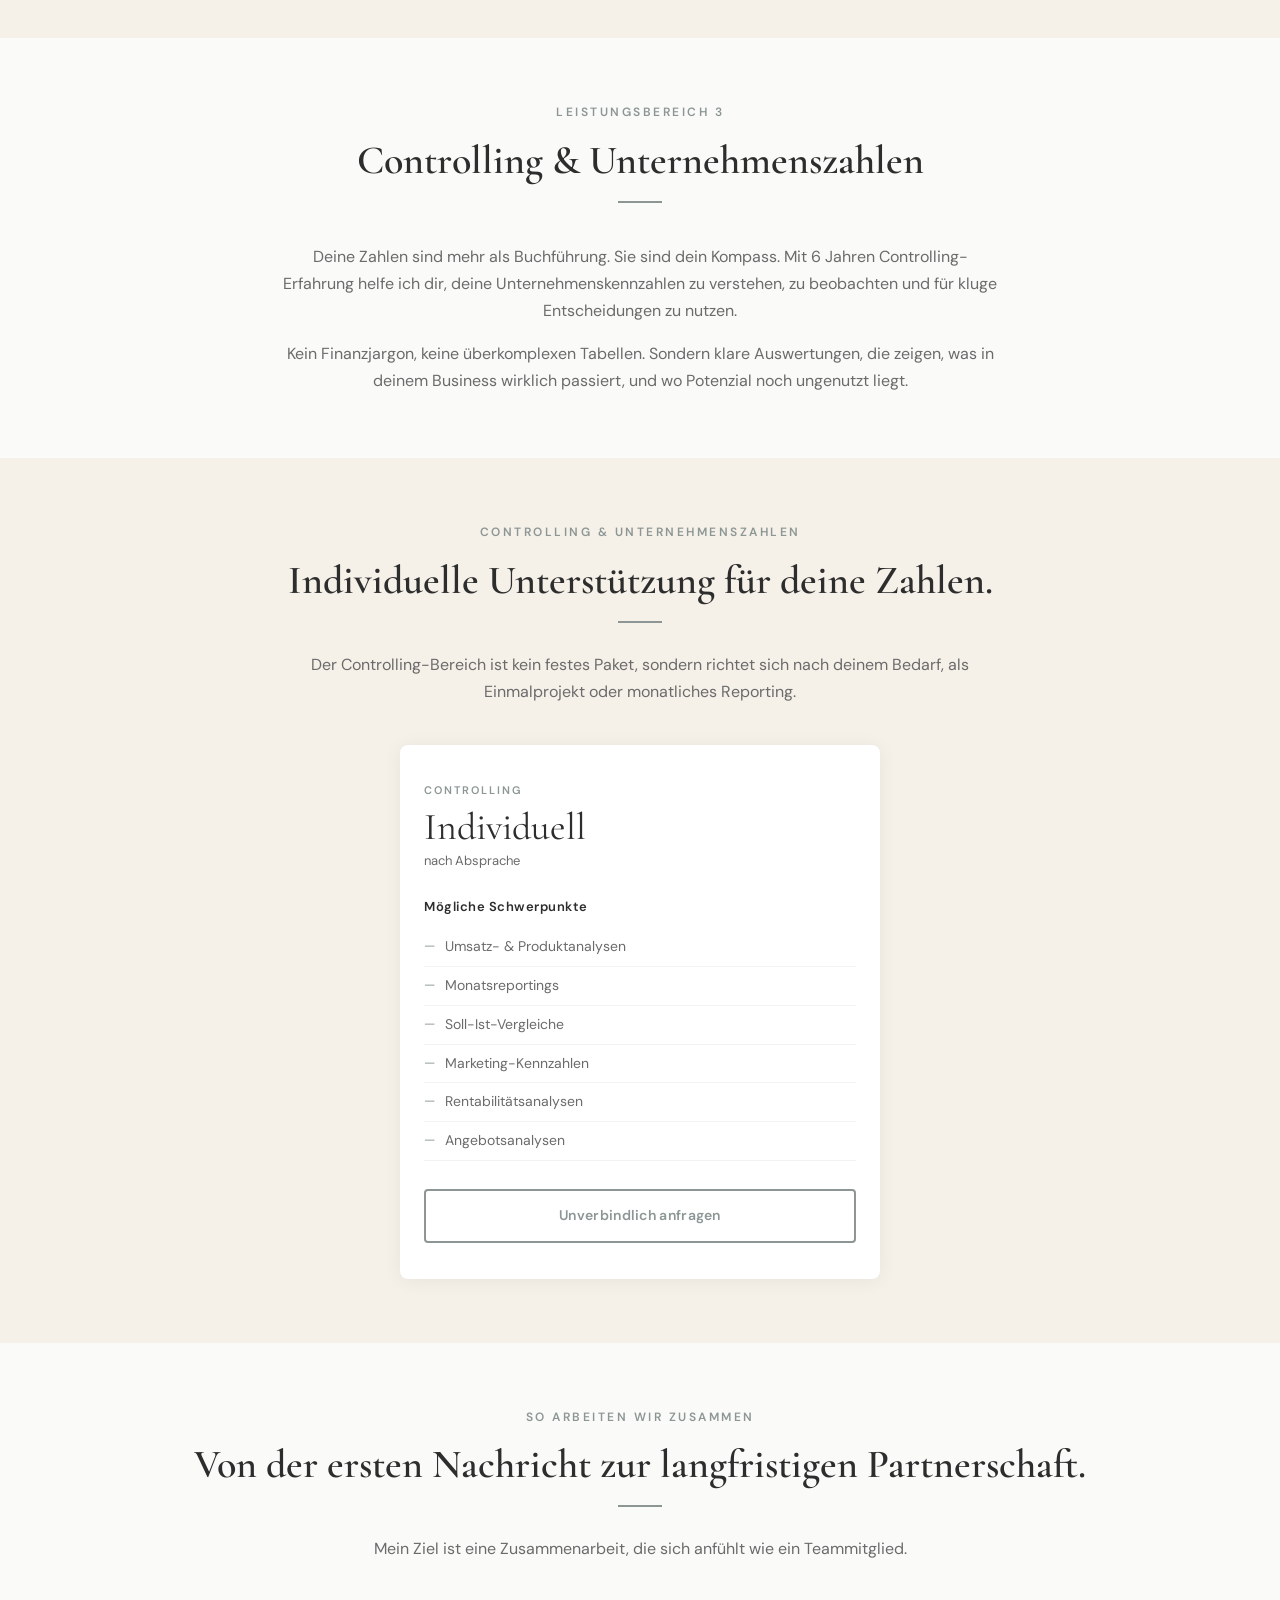
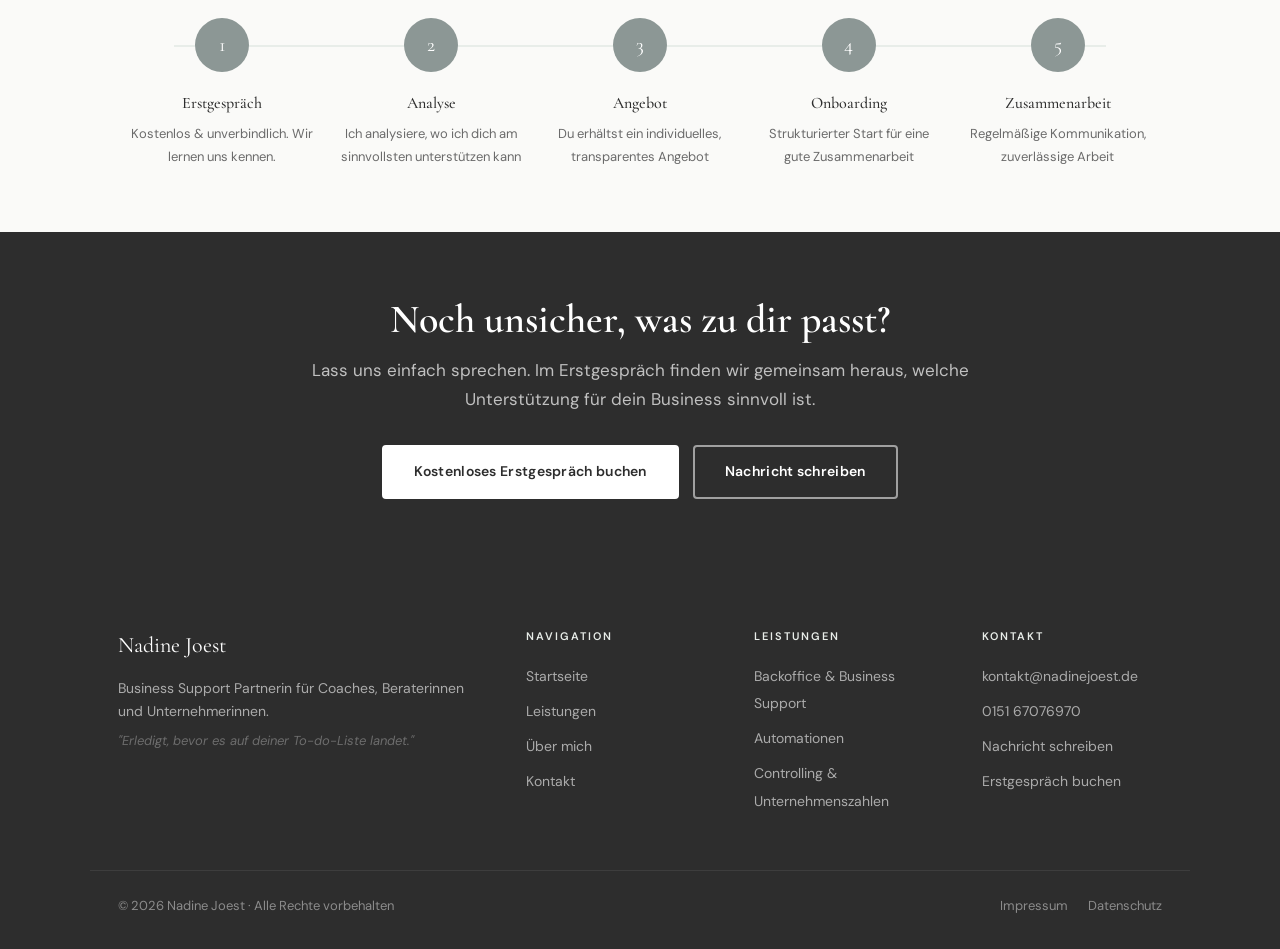
<file: leistungen.html>
<!DOCTYPE html>
<html lang="de">
<head>
  <meta charset="UTF-8" />
  <meta name="viewport" content="width=device-width, initial-scale=1.0" />
  <title>Business Support & Controlling | Nadine Joest</title>
  <meta name="description" content="Backoffice, KI-Automation und Controlling für Coaches & Solopreneurinnen. Ich übernehme administrative Aufgaben und automatisiere Prozesse mit KI – ab 399 € monatlich." />
  <meta name="robots" content="index, follow" />
  <meta property="og:image" content="https://nadinejoest.de/og-bild.jpg" />
  <meta property="og:image:width" content="1200" />
  <meta property="og:image:height" content="630" />
  <!-- Google Consent Mode (Standard: abgelehnt, bis Nutzer zustimmt) -->
  <script>
    window.dataLayer = window.dataLayer || [];
    function gtag(){dataLayer.push(arguments);}
    gtag('consent', 'default', { 'analytics_storage': 'denied' });
  </script>
  <!-- Google tag (gtag.js) -->
  <script async src="https://www.googletagmanager.com/gtag/js?id=G-RC08P9P7K7"></script>
  <script>
    gtag('js', new Date());
    gtag('config', 'G-RC08P9P7K7');
  </script>
  <link rel="icon" type="image/png" sizes="32x32" href="favicon-32x32.png" />
  <link rel="canonical" href="https://nadinejoest.de/leistungen.html" />
  <link rel="stylesheet" href="style.css" />
</head>
<body>

<a href="#main-content" class="skip-link">Zum Inhalt springen</a>

<header>
  <nav class="nav" role="navigation" aria-label="Hauptnavigation">
    <div class="container nav-inner">
      <a href="index.html" class="nav-logo">Nadine Joest</a>
      <ul class="nav-links" id="nav-links">
        <li><a href="index.html">Startseite</a></li>
        <li class="nav-dropdown">
          <a href="leistungen.html" class="active">Leistungen</a>
          <ul class="nav-dropdown-menu">
            <li><a href="leistungen.html#bs-heading">Backoffice & Business Support</a></li>
            <li><a href="leistungen.html#ki-automation-heading">Automationen</a></li>
            <li><a href="leistungen.html#controlling-heading">Controlling & Unternehmenszahlen</a></li>
          </ul>
        </li>
        <li><a href="ueber-mich.html">Über mich</a></li>
        <li><a href="kontakt.html">Kontakt</a></li>
        <li><a href="https://calendly.com/kontakt-nadinejoest/30min" target="_blank" rel="noopener" class="btn btn-primary nav-cta">Erstgespräch buchen</a></li>
      </ul>
      <button class="nav-toggle" aria-label="Menü öffnen" aria-expanded="false" onclick="toggleNav()">
        <span></span><span></span><span></span>
      </button>
    </div>
  </nav>
</header>

<main id="main-content">

  <!-- PAGE HERO -->
  <section class="page-hero" aria-label="Leistungen Übersicht">
    <div class="container">
      <span class="label">Meine Leistungen</span>
      <h1>Mehr als Assistenz.<br>Dein Business Support.</h1>
      <p>Ich übernehme das operative Tagesgeschäft, optimiere Prozesse und liefere dir Einblicke in deine Zahlen, damit du dich auf das konzentrieren kannst, was dein Business weiterbringt.</p>
    </div>
  </section>

  <!-- LEISTUNGSBEREICH 1 -->
  <section class="section" aria-labelledby="bs-heading">
    <div class="container">
      <div class="section-header text-center">
        <span class="label">Leistungsbereich 1</span>
        <h2 id="bs-heading">Backoffice & Business Support</h2>
        <div class="divider"></div>
      </div>
      <div style="max-width: 720px; margin: 0 auto; text-align: center;">
        <p>Dein Alltag läuft, auch wenn du nicht an allem gleichzeitig sitzt. Ich übernehme die wiederkehrenden operativen Aufgaben, die Zeit und Energie fressen, und erledige sie zuverlässig und eigenständig.</p>
        <p>Ob Inbox-Management, Terminkoordination oder die Vorbereitung von Angeboten: Ich arbeite strukturiert, vorausschauend und so, dass du immer den Überblick behältst.</p>
      </div>
    </div>
  </section>

  <!-- PAKETE -->
  <section class="section" aria-labelledby="pakete-heading">
    <div class="container">
      <div class="section-header text-center">
        <span class="label">Transparente Preise</span>
        <h2 id="pakete-heading">Klare Pakete.<br>Kalkulierbare Kosten.</h2>
        <div class="divider"></div>
        <p>Alle Pakete sind monatlich buchbar und auf langfristige Zusammenarbeit ausgerichtet.<br>Wähle die Unterstützung, die zu deinem aktuellen Bedarf passt.</p>
      </div>

      <p style="text-align: center; margin-top: -16px; margin-bottom: 12px; font-size: 14px; color: var(--text-muted);">
        Projektunterstützung sowie individuelle Leistungen sind nach Absprache möglich.
      </p>

      <div class="pakete-grid">

        <div class="paket-card">
          <div class="paket-name">Starter</div>
          <div class="paket-preis">ab 399 €</div>
          <div class="paket-suffix">zzgl. MwSt. / Monat</div>
          <ul class="paket-list">
            <li>E-Mail-Management</li>
            <li>Terminplanung</li>
            <li>Administrative Unterstützung</li>
            <li>Erste Struktur von Prozessen</li>
          </ul>
          <a href="kontakt.html" class="btn btn-outline">Unverbindlich anfragen</a>
        </div>

        <div class="paket-card paket-card--highlight">
          <div class="paket-name">Business</div>
          <div class="paket-preis">ab 499 €</div>
          <div class="paket-suffix">zzgl. MwSt. / Monat</div>
          <ul class="paket-list">
            <li>Alles aus Starter</li>
            <li>Angebots- & Rechnungserstellung</li>
            <li>Erstellung von Dokumenten & Präsentationen</li>
            <li>Kundenmanagement & -kommunikation</li>
          </ul>
          <a href="kontakt.html" class="btn btn-primary">Unverbindlich anfragen</a>
        </div>

        <div class="paket-card">
          <div class="paket-name">Premium</div>
          <div class="paket-preis">ab 599 €</div>
          <div class="paket-suffix">zzgl. MwSt. / Monat</div>
          <ul class="paket-list">
            <li>Alles aus Business</li>
            <li>Marketing-Support</li>
            <li>Content-Erstellung</li>
            <li>Prozessoptimierung</li>
          </ul>
          <a href="kontakt.html" class="btn btn-outline">Unverbindlich anfragen</a>
        </div>

      </div>

      <p style="text-align: center; margin-top: 28px; font-size: 14px; color: var(--text-muted);">
        Alle Preise verstehen sich als Mindestpreise. Der genaue Umfang wird im Erstgespräch individuell besprochen.
      </p>
    </div>
  </section>

  <!-- LEISTUNGSBEREICH 2 -->
  <section class="section" aria-labelledby="ki-automation-heading">
    <div class="container">
      <div class="section-header text-center">
        <span class="label">Leistungsbereich 2</span>
        <h2 id="ki-automation-heading">Automationen</h2>
        <div class="divider"></div>
      </div>
      <div style="max-width: 720px; margin: 0 auto; text-align: center;">
        <p>Viele Aufgaben, die täglich Zeit kosten, lassen sich automatisieren. Und zwar ohne dass du selbst tief in Technik eintauchen musst. Ich richte KI-gestützte Workflows für dich ein, die repetitive Prozesse übernehmen und dein Business effizienter machen.</p>
        <p>Von automatisierten E-Mail-Antworten über KI-unterstützte Dokumentenerstellung bis hin zu vernetzten Tool-Workflows: Gemeinsam finden wir heraus, was bei dir automatisierbar ist, und ich setze es um.</p>
      </div>
    </div>
  </section>

  <!-- AUTOMATIONEN-PAKET -->
  <section class="section section-beige" aria-labelledby="ki-paket-heading">
    <div class="container">
      <div class="section-header text-center">
        <span class="label">Automationen</span>
        <h2 id="ki-paket-heading">Automatisierung, die zu deinem Business passt.</h2>
        <div class="divider"></div>
        <p>Kein Standard-Setup. Ich analysiere deine Abläufe und richte Automationen ein, die wirklich zu deinem Alltag passen – als Einmalprojekt oder laufende Betreuung möglich.</p>
      </div>
      <div style="max-width: 480px; margin: 0 auto;">
        <div class="paket-card">
          <div class="paket-name">Automationen</div>
          <div class="paket-preis">Individuell</div>
          <div class="paket-suffix">nach Absprache</div>
          <p style="font-size: 13px; font-weight: 600; color: var(--text); margin-bottom: 10px; letter-spacing: 0.5px;">Mögliche Schwerpunkte</p>
          <ul class="paket-list">
            <li>KI-gestützte Workflow-Automation</li>
            <li>Tool-Setup & Integration</li>
            <li>Automatisierte Dokumentenprozesse</li>
            <li>E-Mail- & Kommunikations-Automationen</li>
            <li>Recherche & Aufbereitung mit KI</li>
          </ul>
          <a href="kontakt.html" class="btn btn-outline">Unverbindlich anfragen</a>
        </div>
      </div>
    </div>
  </section>

  <!-- LEISTUNGSBEREICH 3 -->
  <section class="section" aria-labelledby="controlling-heading">
    <div class="container">
      <div class="section-header text-center">
        <span class="label">Leistungsbereich 3</span>
        <h2 id="controlling-heading">Controlling & Unternehmenszahlen</h2>
        <div class="divider"></div>
      </div>
      <div style="max-width: 720px; margin: 0 auto; text-align: center;">
        <p>Deine Zahlen sind mehr als Buchführung. Sie sind dein Kompass. Mit 6 Jahren Controlling-Erfahrung helfe ich dir, deine Unternehmenskennzahlen zu verstehen, zu beobachten und für kluge Entscheidungen zu nutzen.</p>
        <p>Kein Finanzjargon, keine überkomplexen Tabellen. Sondern klare Auswertungen, die zeigen, was in deinem Business wirklich passiert, und wo Potenzial noch ungenutzt liegt.</p>
      </div>
    </div>
  </section>

  <!-- CONTROLLING-PAKET -->
  <section class="section section-beige" aria-labelledby="controlling-paket-heading">
    <div class="container">
      <div class="section-header text-center">
        <span class="label">Controlling & Unternehmenszahlen</span>
        <h2 id="controlling-paket-heading">Individuelle Unterstützung für deine Zahlen.</h2>
        <div class="divider"></div>
        <p>Der Controlling-Bereich ist kein festes Paket, sondern richtet sich nach deinem Bedarf, als Einmalprojekt oder monatliches Reporting.</p>
      </div>
      <div style="max-width: 480px; margin: 0 auto;">
        <div class="paket-card">
          <div class="paket-name">Controlling</div>
          <div class="paket-preis">Individuell</div>
          <div class="paket-suffix">nach Absprache</div>
          <p style="font-size: 13px; font-weight: 600; color: var(--text); margin-bottom: 10px; letter-spacing: 0.5px;">Mögliche Schwerpunkte</p>
          <ul class="paket-list">
            <li>Umsatz- & Produktanalysen</li>
            <li>Monatsreportings</li>
            <li>Soll-Ist-Vergleiche</li>
            <li>Marketing-Kennzahlen</li>
            <li>Rentabilitätsanalysen</li>
            <li>Angebotsanalysen</li>
          </ul>
          <a href="kontakt.html" class="btn btn-outline">Unverbindlich anfragen</a>
        </div>
      </div>
    </div>
  </section>

  <!-- PROZESS / ZUSAMMENARBEIT -->
  <section class="section" aria-labelledby="prozess-heading">
    <div class="container">
      <div class="section-header text-center">
        <span class="label">So arbeiten wir zusammen</span>
        <h2 id="prozess-heading">Von der ersten Nachricht zur langfristigen Partnerschaft.</h2>
        <div class="divider"></div>
        <p>Mein Ziel ist eine Zusammenarbeit, die sich anfühlt wie ein Teammitglied.</p>
      </div>
      <div class="prozess-grid">
        <div class="prozess-step">
          <div class="prozess-num" aria-hidden="true">1</div>
          <h4>Erstgespräch</h4>
          <p>Kostenlos & unverbindlich. Wir lernen uns kennen.</p>
        </div>
        <div class="prozess-step">
          <div class="prozess-num" aria-hidden="true">2</div>
          <h4>Analyse</h4>
          <p>Ich analysiere, wo ich dich am sinnvollsten unterstützen kann</p>
        </div>
        <div class="prozess-step">
          <div class="prozess-num" aria-hidden="true">3</div>
          <h4>Angebot</h4>
          <p>Du erhältst ein individuelles, transparentes Angebot</p>
        </div>
        <div class="prozess-step">
          <div class="prozess-num" aria-hidden="true">4</div>
          <h4>Onboarding</h4>
          <p>Strukturierter Start für eine gute Zusammenarbeit</p>
        </div>
        <div class="prozess-step">
          <div class="prozess-num" aria-hidden="true">5</div>
          <h4>Zusammenarbeit</h4>
          <p>Regelmäßige Kommunikation, zuverlässige Arbeit</p>
        </div>
      </div>
    </div>
  </section>

  <!-- CTA -->
  <section class="section cta-banner" aria-labelledby="cta-heading">
    <div class="container text-center">
      <h2 id="cta-heading">Noch unsicher, was zu dir passt?</h2>
      <p>Lass uns einfach sprechen. Im Erstgespräch finden wir gemeinsam heraus, welche Unterstützung für dein Business sinnvoll ist.</p>
      <div class="cta-actions">
        <a href="https://calendly.com/kontakt-nadinejoest/30min" target="_blank" rel="noopener" class="btn btn-white">Kostenloses Erstgespräch buchen</a>
        <a href="kontakt.html" class="btn btn-outline-white">Nachricht schreiben</a>
      </div>
    </div>
  </section>

</main>

<footer class="footer" role="contentinfo">
  <div class="container footer-grid">
    <div class="footer-brand">
      <span class="footer-logo">Nadine Joest</span>
      <p>Business Support Partnerin für Coaches, Beraterinnen und Unternehmerinnen.</p>
      <p class="footer-tagline">"Erledigt, bevor es auf deiner To-do-Liste landet."</p>
    </div>
    <div>
      <p class="footer-heading">Navigation</p>
      <ul class="footer-links">
        <li><a href="index.html">Startseite</a></li>
        <li><a href="leistungen.html">Leistungen</a></li>
        <li><a href="ueber-mich.html">Über mich</a></li>
        <li><a href="kontakt.html">Kontakt</a></li>
      </ul>
    </div>
    <div>
      <p class="footer-heading">Leistungen</p>
      <ul class="footer-links">
        <li><a href="leistungen.html">Backoffice & Business Support</a></li>
        <li><a href="leistungen.html">Automationen</a></li>
        <li><a href="leistungen.html">Controlling & Unternehmenszahlen</a></li>
      </ul>
    </div>
    <div>
      <p class="footer-heading">Kontakt</p>
      <ul class="footer-links">
        <li><a href="mailto:kontakt@nadinejoest.de">kontakt@nadinejoest.de</a></li>
        <li><a href="tel:+4915167076970">0151 67076970</a></li>
        <li><a href="kontakt.html">Nachricht schreiben</a></li>
        <li><a href="https://calendly.com/kontakt-nadinejoest/30min" target="_blank" rel="noopener">Erstgespräch buchen</a></li>
      </ul>
    </div>
  </div>
  <div class="container footer-bottom">
    <span>© 2026 Nadine Joest · Alle Rechte vorbehalten</span>
    <div class="footer-legal">
      <a href="impressum.html">Impressum</a>
      <a href="datenschutz.html">Datenschutz</a>
    </div>
  </div>
</footer>

<script src="main.js"></script>
</body>
</html>
</file>
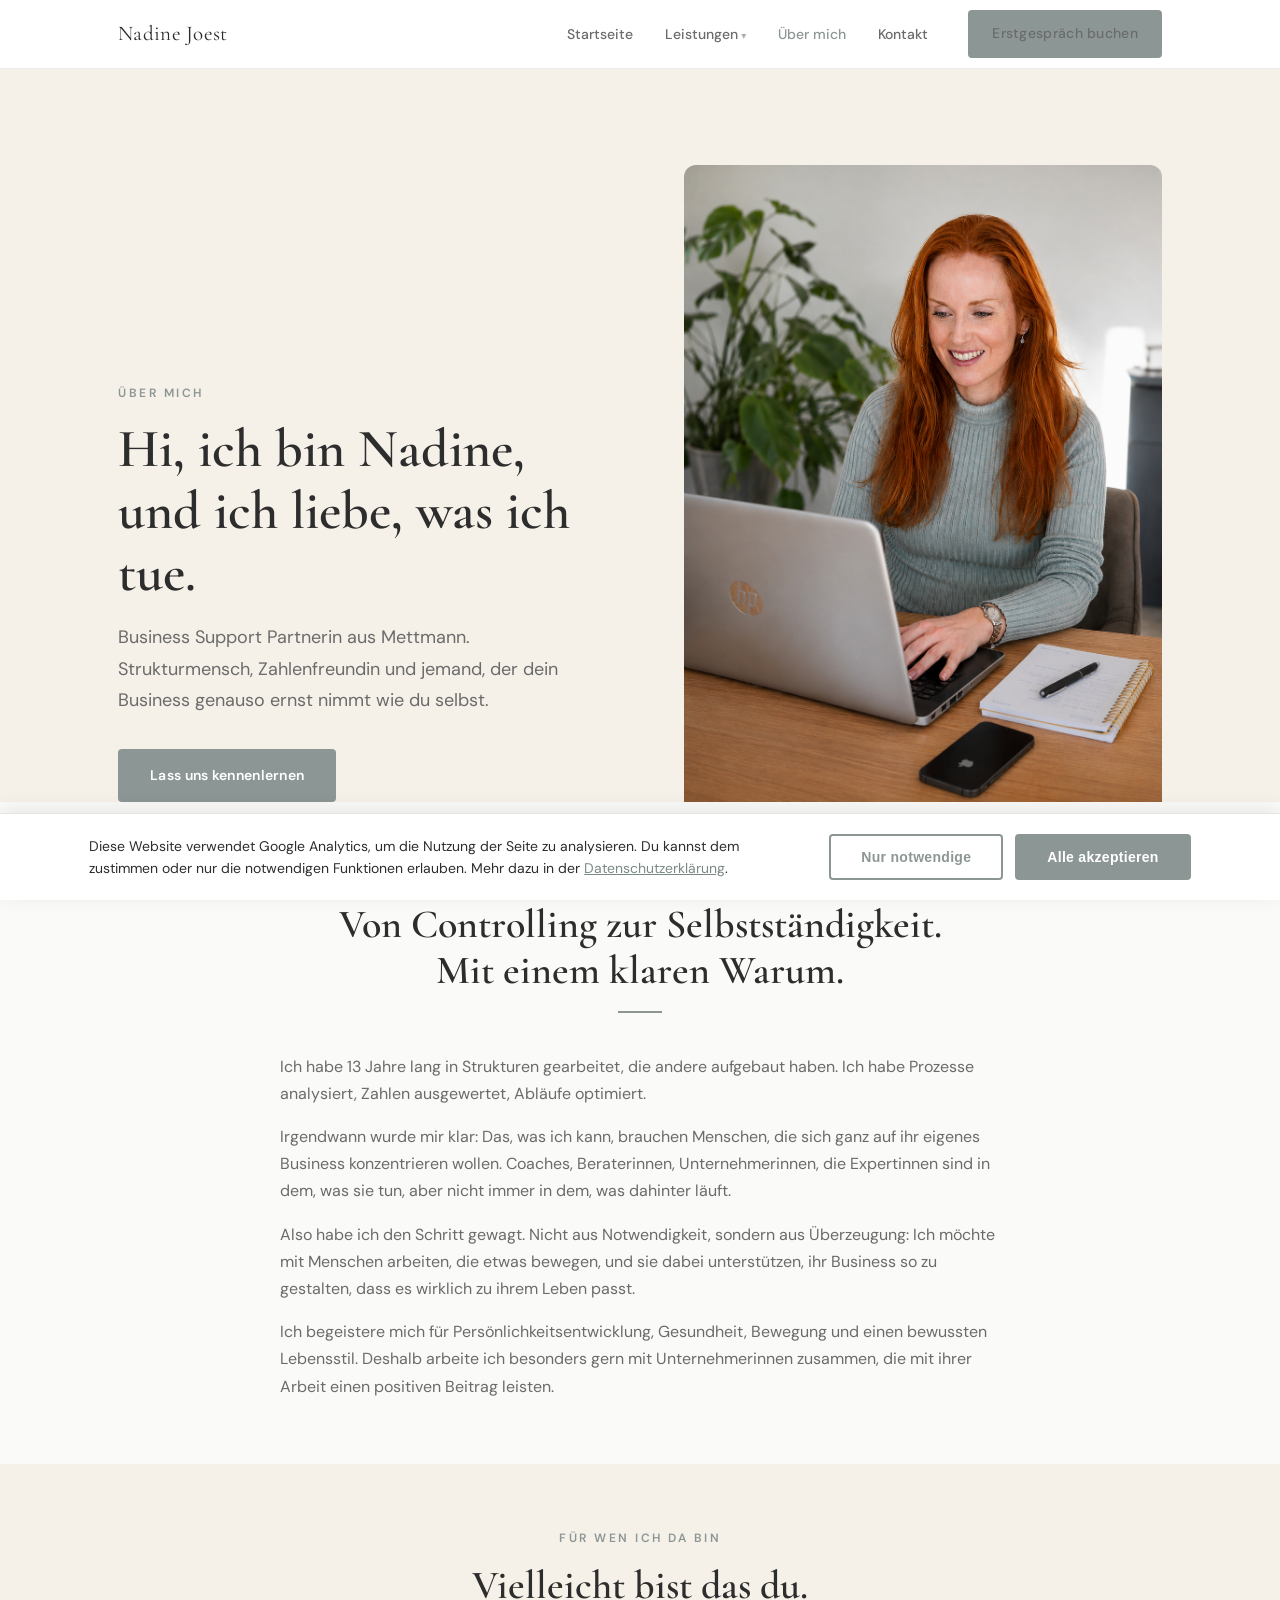
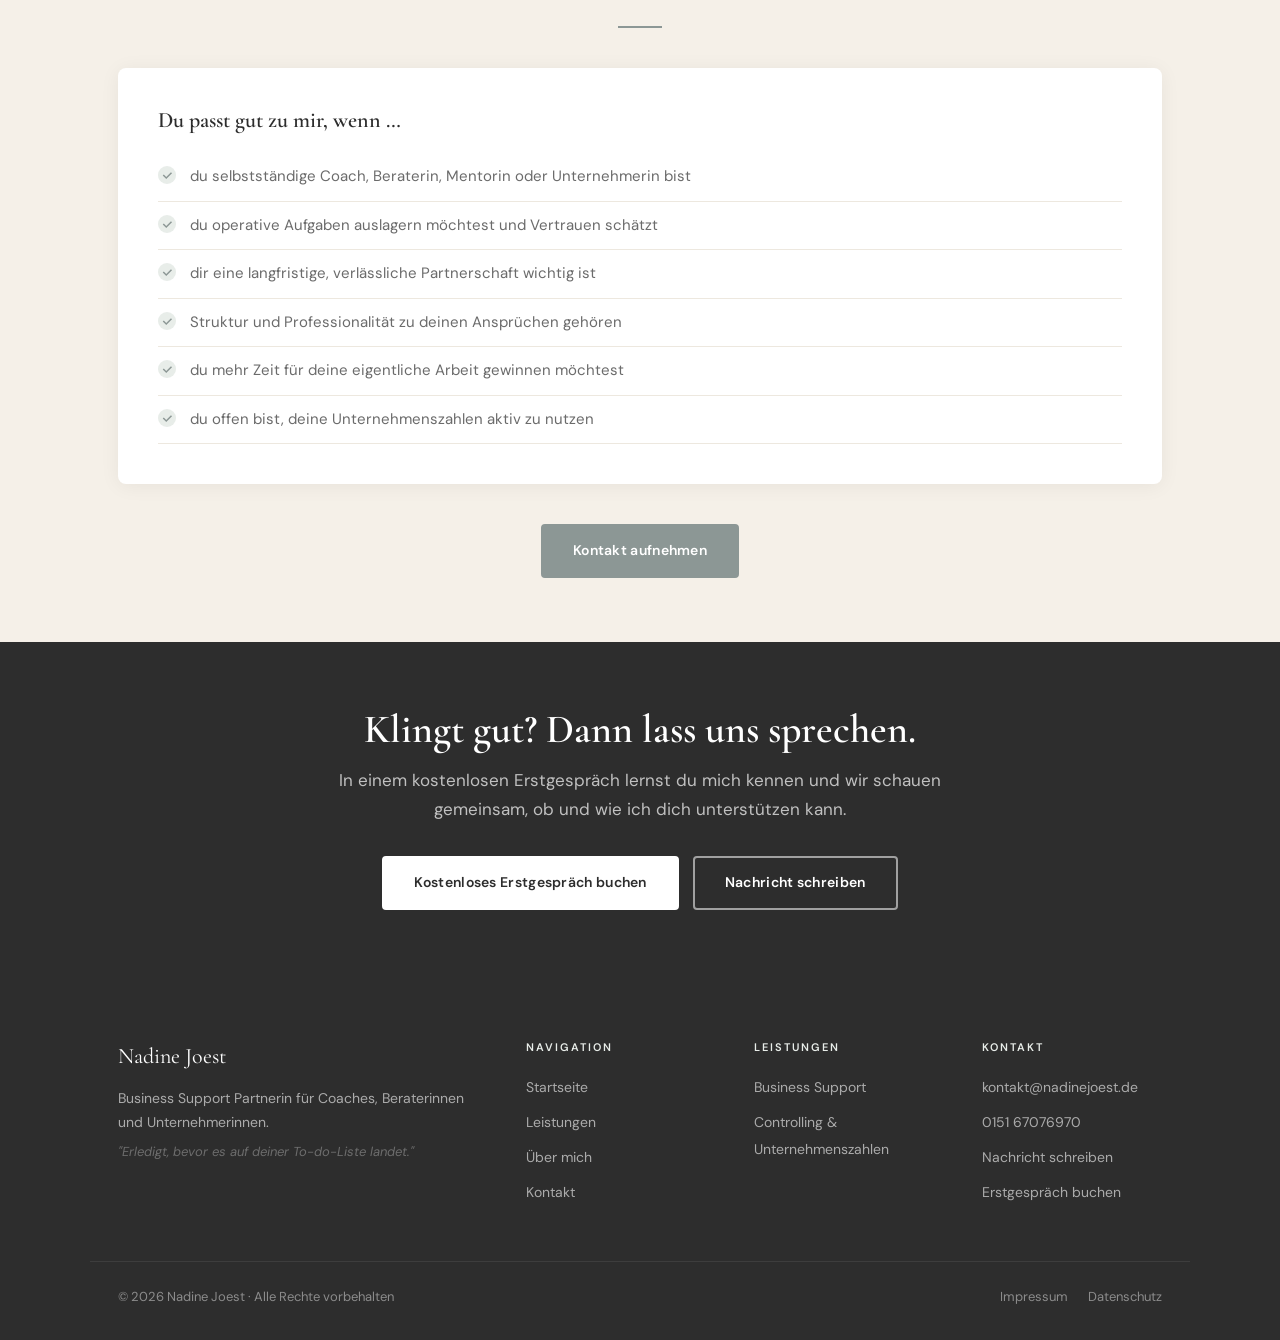
<file: ueber-mich.html>
<!DOCTYPE html>
<html lang="de">
<head>
  <meta charset="UTF-8" />
  <meta name="viewport" content="width=device-width, initial-scale=1.0" />
  <title>Über mich | Nadine Joest – Business Support- & Controlling-Partnerin</title>
  <meta name="description" content="Vom Controlling in die Selbstständigkeit: Ich entlaste Unternehmerinnen im Alltag und bringe Klarheit in ihre Zahlen. Lern mich kennen." />
  <meta name="robots" content="index, follow" />
  <meta property="og:image" content="https://nadinejoest.de/og-bild.jpg" />
  <meta property="og:image:width" content="1200" />
  <meta property="og:image:height" content="630" />
  <!-- Google Consent Mode (Standard: abgelehnt, bis Nutzer zustimmt) -->
  <script>
    window.dataLayer = window.dataLayer || [];
    function gtag(){dataLayer.push(arguments);}
    gtag('consent', 'default', { 'analytics_storage': 'denied' });
  </script>
  <!-- Google tag (gtag.js) -->
  <script async src="https://www.googletagmanager.com/gtag/js?id=G-RC08P9P7K7"></script>
  <script>
    gtag('js', new Date());
    gtag('config', 'G-RC08P9P7K7');
  </script>
  <link rel="icon" type="image/png" sizes="32x32" href="favicon-32x32.png" />
  <link rel="canonical" href="https://nadinejoest.de/ueber-mich.html" />
  <link rel="stylesheet" href="style.css" />
</head>
<body>

<a href="#main-content" class="skip-link">Zum Inhalt springen</a>

<header>
  <nav class="nav" role="navigation" aria-label="Hauptnavigation">
    <div class="container nav-inner">
      <a href="index.html" class="nav-logo">Nadine Joest</a>
      <ul class="nav-links" id="nav-links">
        <li><a href="index.html">Startseite</a></li>
        <li class="nav-dropdown">
          <a href="leistungen.html">Leistungen</a>
          <ul class="nav-dropdown-menu">
            <li><a href="leistungen.html#bs-heading">Backoffice & Business Support</a></li>
            <li><a href="leistungen.html#ki-automation-heading">Automationen</a></li>
            <li><a href="leistungen.html#controlling-heading">Controlling & Unternehmenszahlen</a></li>
          </ul>
        </li>
        <li><a href="ueber-mich.html" class="active">Über mich</a></li>
        <li><a href="kontakt.html">Kontakt</a></li>
        <li><a href="https://calendly.com/kontakt-nadinejoest/30min" target="_blank" rel="noopener" class="btn btn-primary nav-cta">Erstgespräch buchen</a></li>
      </ul>
      <button class="nav-toggle" aria-label="Menü öffnen" aria-expanded="false" onclick="toggleNav()">
        <span></span><span></span><span></span>
      </button>
    </div>
  </nav>
</header>

<main id="main-content">

  <!-- ABOUT HERO -->
  <section class="section-beige" style="padding-bottom: 0;" aria-label="Über Nadine Joest">
    <div class="container about-hero-grid" style="padding-top: 96px;">
      <div>
        <span class="label">Über mich</span>
        <h1>Hi, ich bin Nadine,<br>und ich liebe, was ich tue.</h1>
        <p style="font-size: 18px; margin-top: 18px; line-height: 1.75;">
          Business Support Partnerin aus Mettmann. Strukturmensch, Zahlenfreundin
          und jemand, der dein Business genauso ernst nimmt wie du selbst.
        </p>
        <div style="margin-top: 32px;">
          <a href="https://calendly.com/kontakt-nadinejoest/30min" target="_blank" rel="noopener" class="btn btn-primary">Lass uns kennenlernen</a>
        </div>
      </div>
      <div class="about-hero-img">
        <img src="Bilder/2.png" alt="Nadine Joest – Business Support Partnerin" loading="eager" style="aspect-ratio: 3/4; max-width: 100%; border-radius: 12px 12px 0 0;" />
      </div>
    </div>
  </section>

  <!-- STORY -->
  <section class="section" aria-labelledby="story-heading">
    <div class="container">
      <div class="section-header text-center">
        <span class="label">Mein Weg</span>
        <h2 id="story-heading">Von Controlling zur Selbstständigkeit.<br>Mit einem klaren Warum.</h2>
        <div class="divider"></div>
      </div>
      <div style="max-width: 720px; margin: 0 auto;">
        <p>
          Ich habe 13 Jahre lang in Strukturen gearbeitet, die andere aufgebaut haben.
          Ich habe Prozesse analysiert, Zahlen ausgewertet, Abläufe optimiert.
        </p>
        <p>
          Irgendwann wurde mir klar: Das, was ich kann, brauchen Menschen, die sich ganz auf ihr
          eigenes Business konzentrieren wollen. Coaches, Beraterinnen, Unternehmerinnen, die
          Expertinnen sind in dem, was sie tun, aber nicht immer in dem, was dahinter läuft.
        </p>
        <p>
          Also habe ich den Schritt gewagt. Nicht aus Notwendigkeit, sondern aus Überzeugung:
          Ich möchte mit Menschen arbeiten, die etwas bewegen, und sie dabei unterstützen,
          ihr Business so zu gestalten, dass es wirklich zu ihrem Leben passt.
        </p>
        <p>
          Ich begeistere mich für Persönlichkeitsentwicklung, Gesundheit, Bewegung und einen
          bewussten Lebensstil. Deshalb arbeite ich besonders gern mit Unternehmerinnen zusammen,
          die mit ihrer Arbeit einen positiven Beitrag leisten.
        </p>
      </div>
    </div>
  </section>

  <!-- FÜR WEN -->
  <section class="section section-beige" aria-labelledby="fuer-wen-heading">
    <div class="container">
      <div class="section-header text-center">
        <span class="label">Für wen ich da bin</span>
        <h2 id="fuer-wen-heading">Vielleicht bist das du.</h2>
        <div class="divider"></div>
      </div>
      <div class="fuer-wen-box" style="max-width: 100%;">
        <h3>Du passt gut zu mir, wenn …</h3>
        <ul class="check-list">
          <li>du selbstständige Coach, Beraterin, Mentorin oder Unternehmerin bist</li>
          <li>du operative Aufgaben auslagern möchtest und Vertrauen schätzt</li>
          <li>dir eine langfristige, verlässliche Partnerschaft wichtig ist</li>
          <li>Struktur und Professionalität zu deinen Ansprüchen gehören</li>
          <li>du mehr Zeit für deine eigentliche Arbeit gewinnen möchtest</li>
          <li>du offen bist, deine Unternehmenszahlen aktiv zu nutzen</li>
        </ul>
      </div>
      <div style="text-align: center; margin-top: 40px;">
        <a href="kontakt.html" class="btn btn-primary">Kontakt aufnehmen</a>
      </div>
    </div>
  </section>

  <!-- CTA -->
  <section class="section cta-banner" aria-labelledby="cta-heading">
    <div class="container text-center">
      <h2 id="cta-heading">Klingt gut? Dann lass uns sprechen.</h2>
      <p>In einem kostenlosen Erstgespräch lernst du mich kennen und wir schauen gemeinsam, ob und wie ich dich unterstützen kann.</p>
      <div class="cta-actions">
        <a href="https://calendly.com/kontakt-nadinejoest/30min" target="_blank" rel="noopener" class="btn btn-white">Kostenloses Erstgespräch buchen</a>
        <a href="kontakt.html" class="btn btn-outline-white">Nachricht schreiben</a>
      </div>
    </div>
  </section>

</main>

<footer class="footer" role="contentinfo">
  <div class="container footer-grid">
    <div class="footer-brand">
      <span class="footer-logo">Nadine Joest</span>
      <p>Business Support Partnerin für Coaches, Beraterinnen und Unternehmerinnen.</p>
      <p class="footer-tagline">"Erledigt, bevor es auf deiner To-do-Liste landet."</p>
    </div>
    <div>
      <p class="footer-heading">Navigation</p>
      <ul class="footer-links">
        <li><a href="index.html">Startseite</a></li>
        <li><a href="leistungen.html">Leistungen</a></li>
        <li><a href="ueber-mich.html">Über mich</a></li>
        <li><a href="kontakt.html">Kontakt</a></li>
      </ul>
    </div>
    <div>
      <p class="footer-heading">Leistungen</p>
      <ul class="footer-links">
        <li><a href="leistungen.html">Business Support</a></li>
        <li><a href="leistungen.html">Controlling & Unternehmenszahlen</a></li>
      </ul>
    </div>
    <div>
      <p class="footer-heading">Kontakt</p>
      <ul class="footer-links">
        <li><a href="mailto:kontakt@nadinejoest.de">kontakt@nadinejoest.de</a></li>
        <li><a href="tel:+4915167076970">0151 67076970</a></li>
        <li><a href="kontakt.html">Nachricht schreiben</a></li>
        <li><a href="https://calendly.com/kontakt-nadinejoest/30min" target="_blank" rel="noopener">Erstgespräch buchen</a></li>
      </ul>
    </div>
  </div>
  <div class="container footer-bottom">
    <span>© 2026 Nadine Joest · Alle Rechte vorbehalten</span>
    <div class="footer-legal">
      <a href="impressum.html">Impressum</a>
      <a href="datenschutz.html">Datenschutz</a>
    </div>
  </div>
</footer>

<script src="main.js"></script>
</body>
</html>
</file>
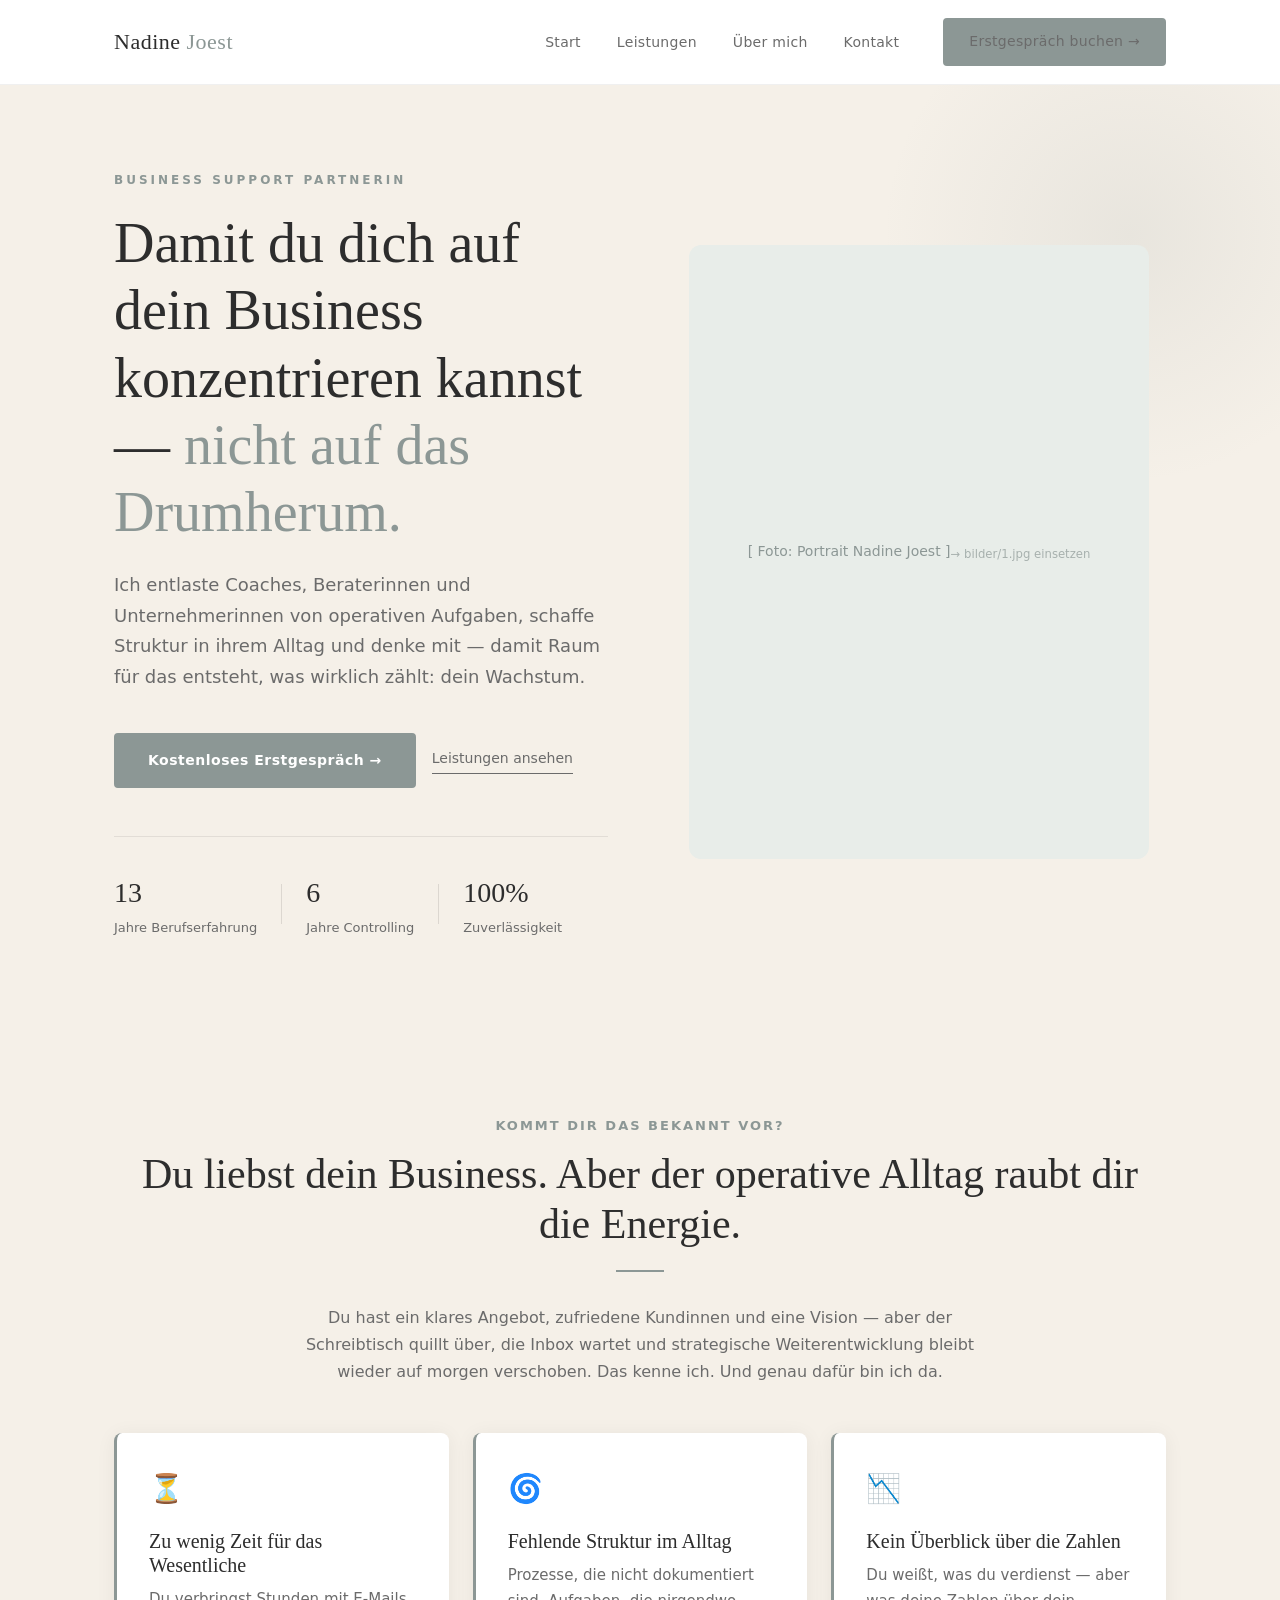
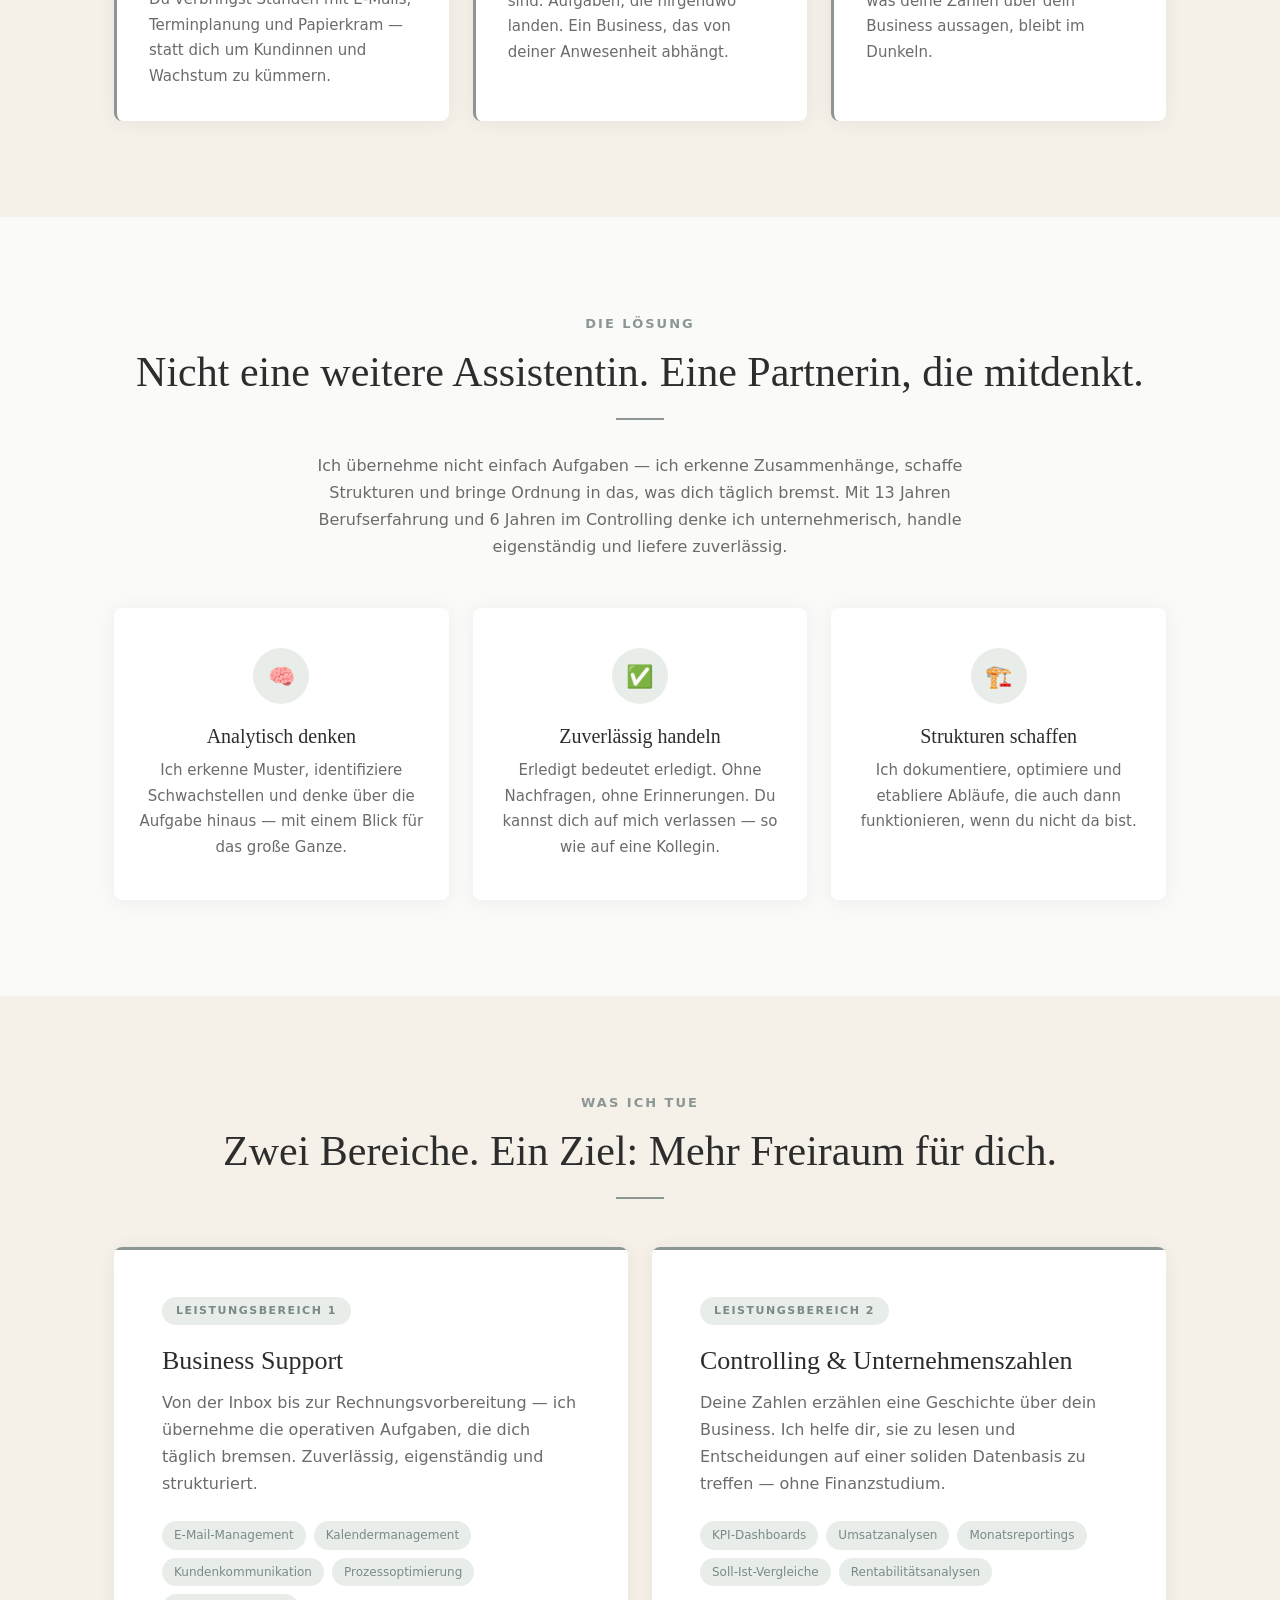
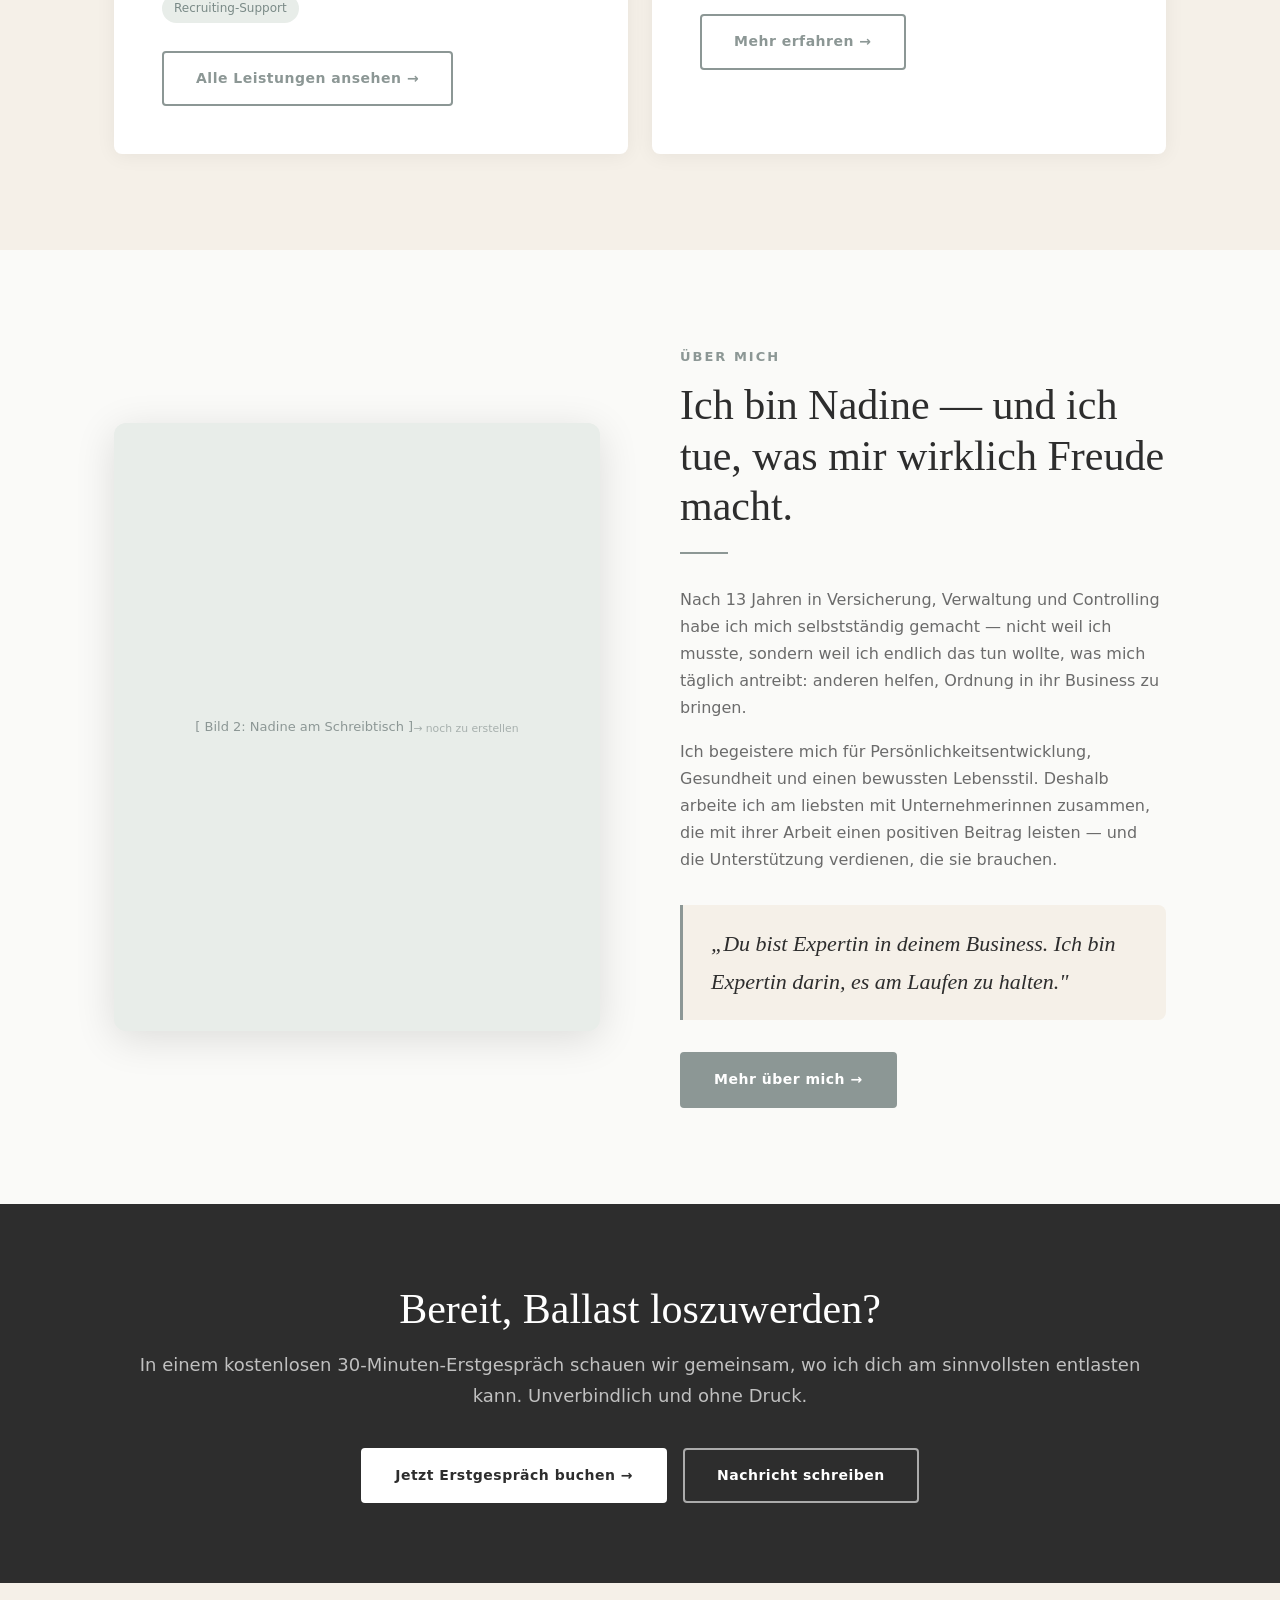
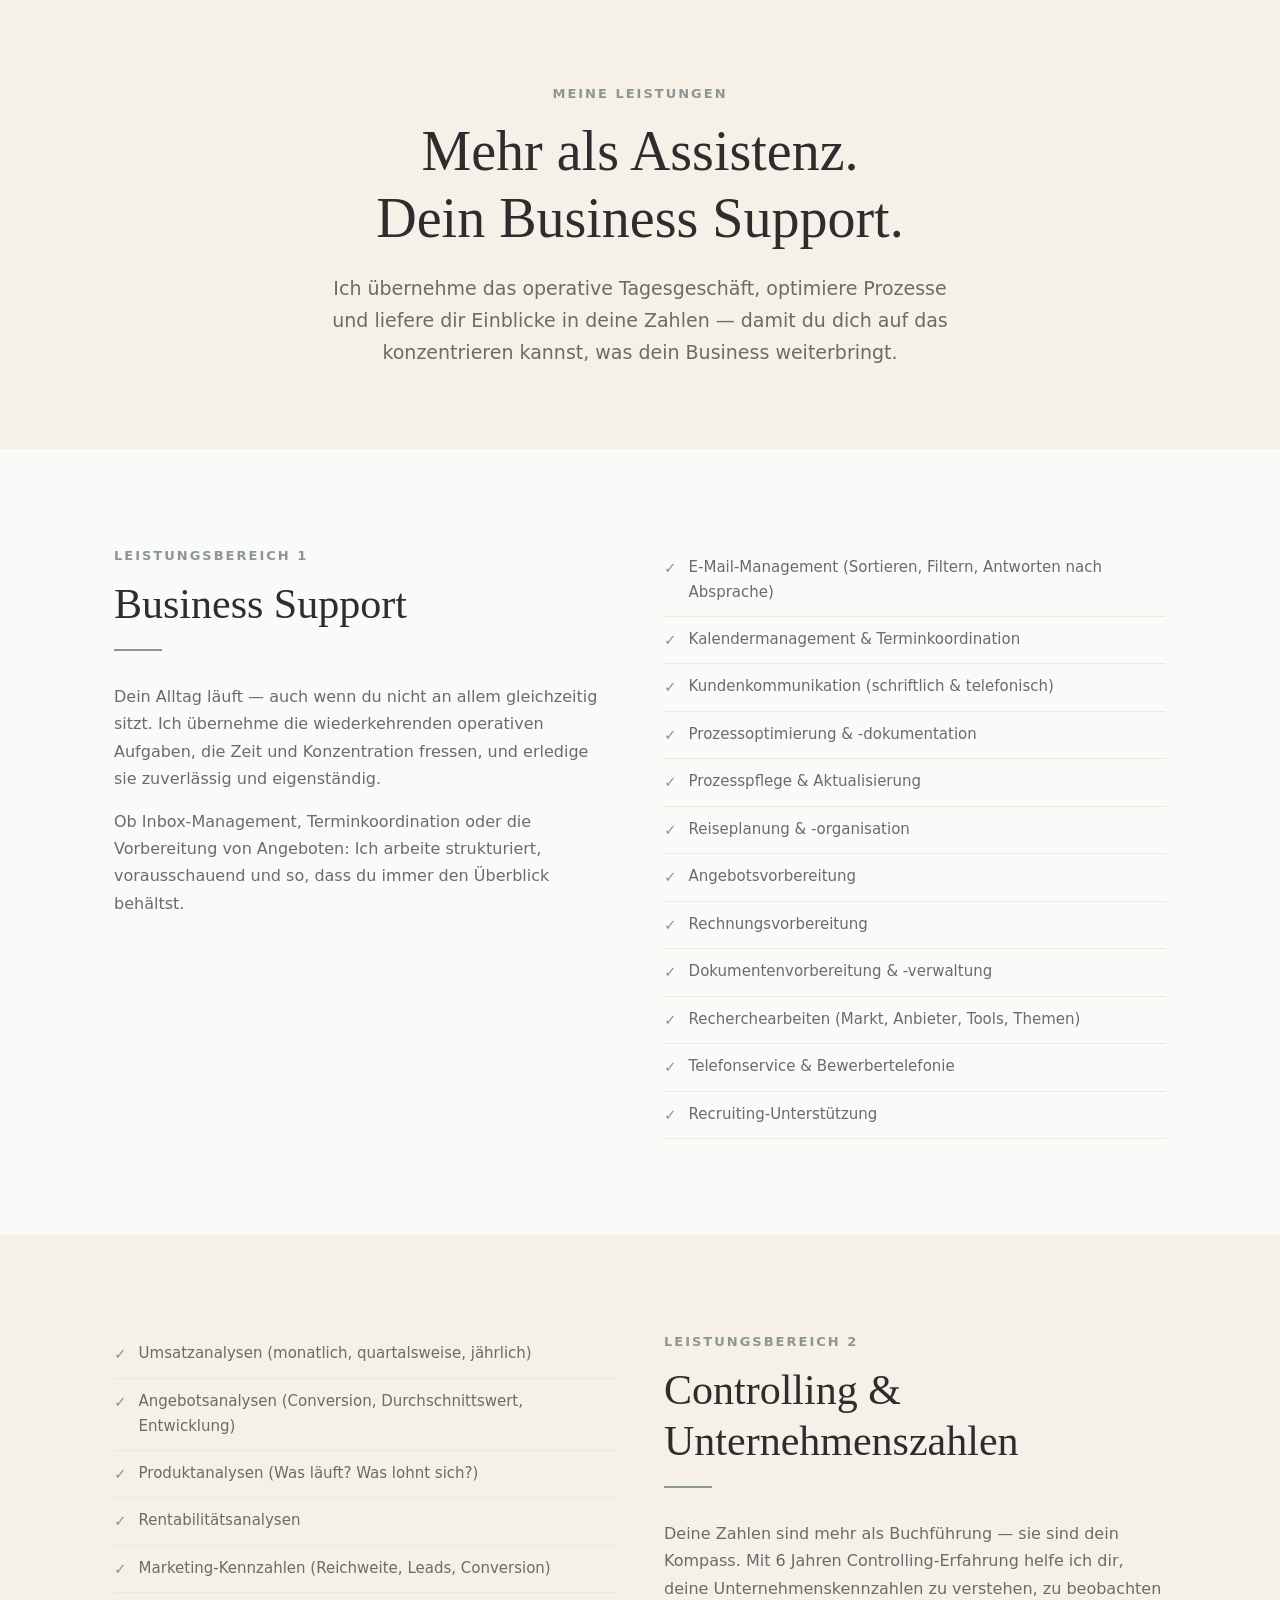
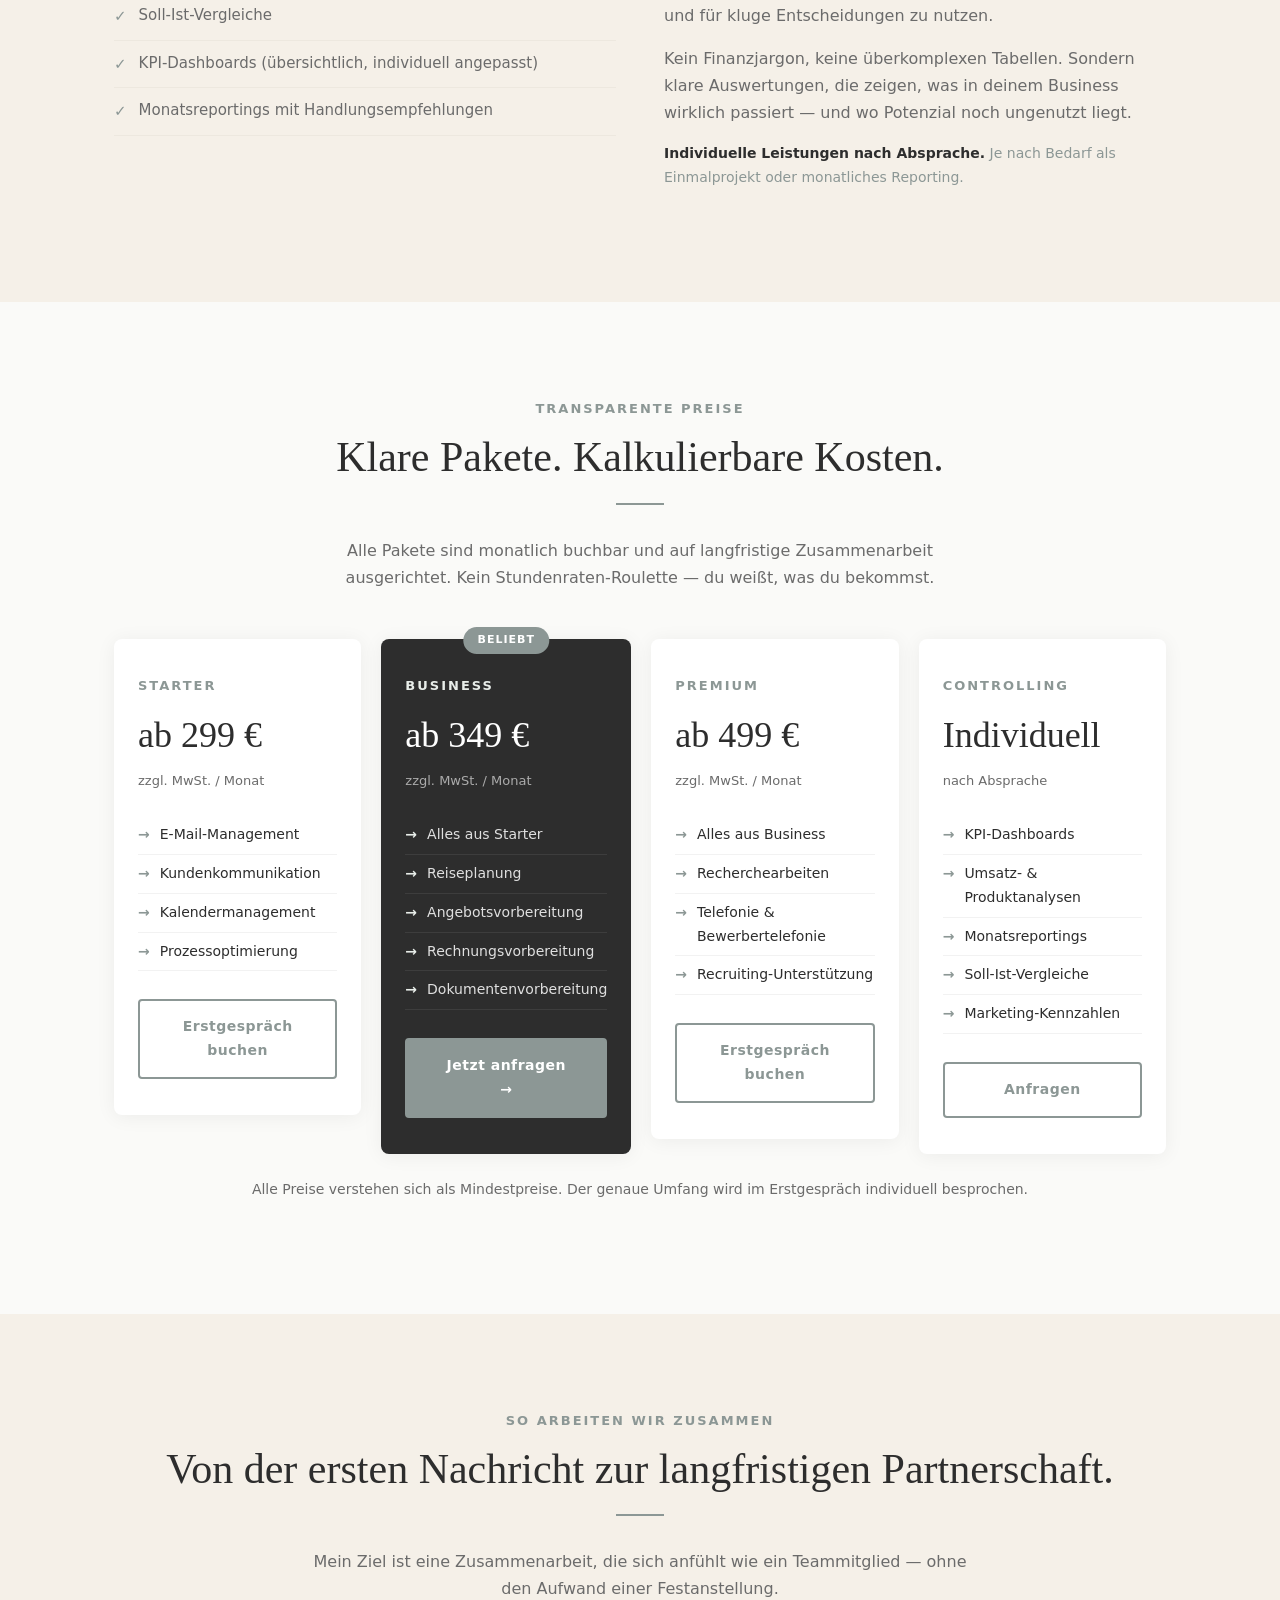
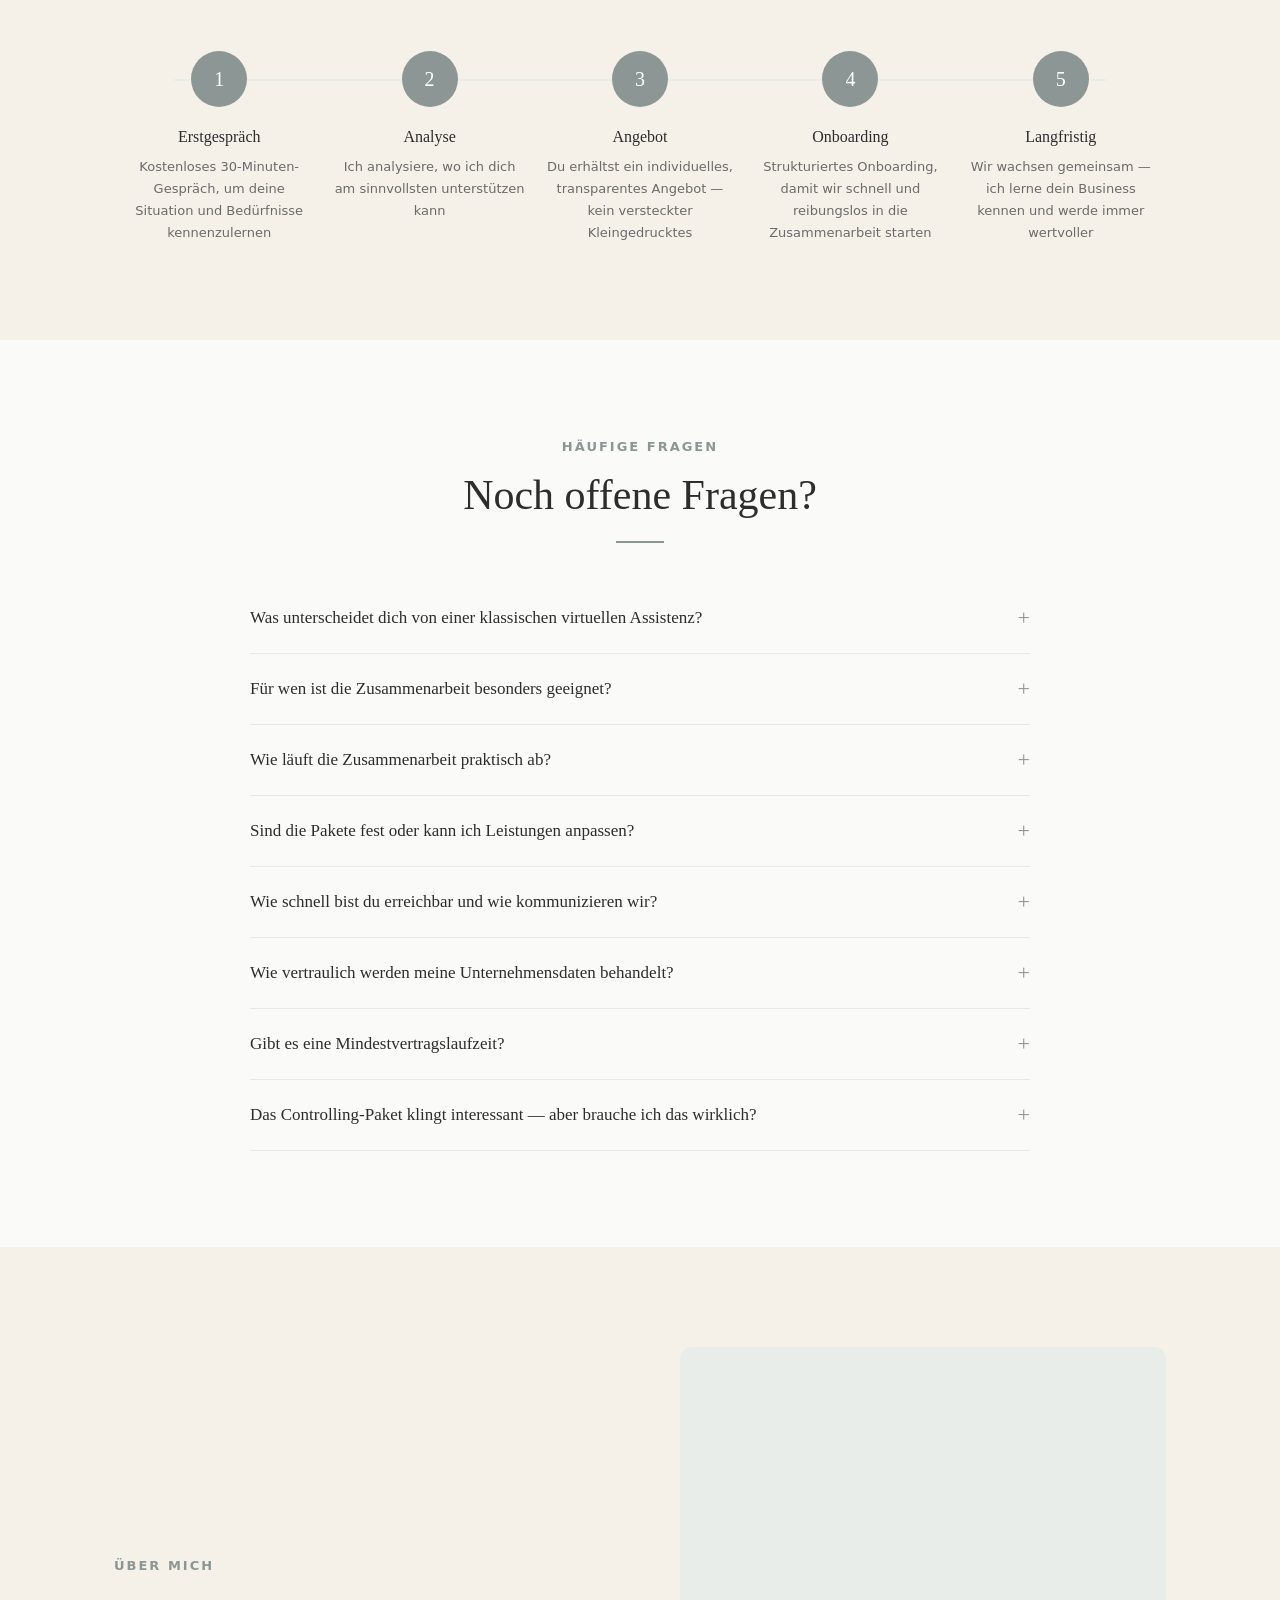
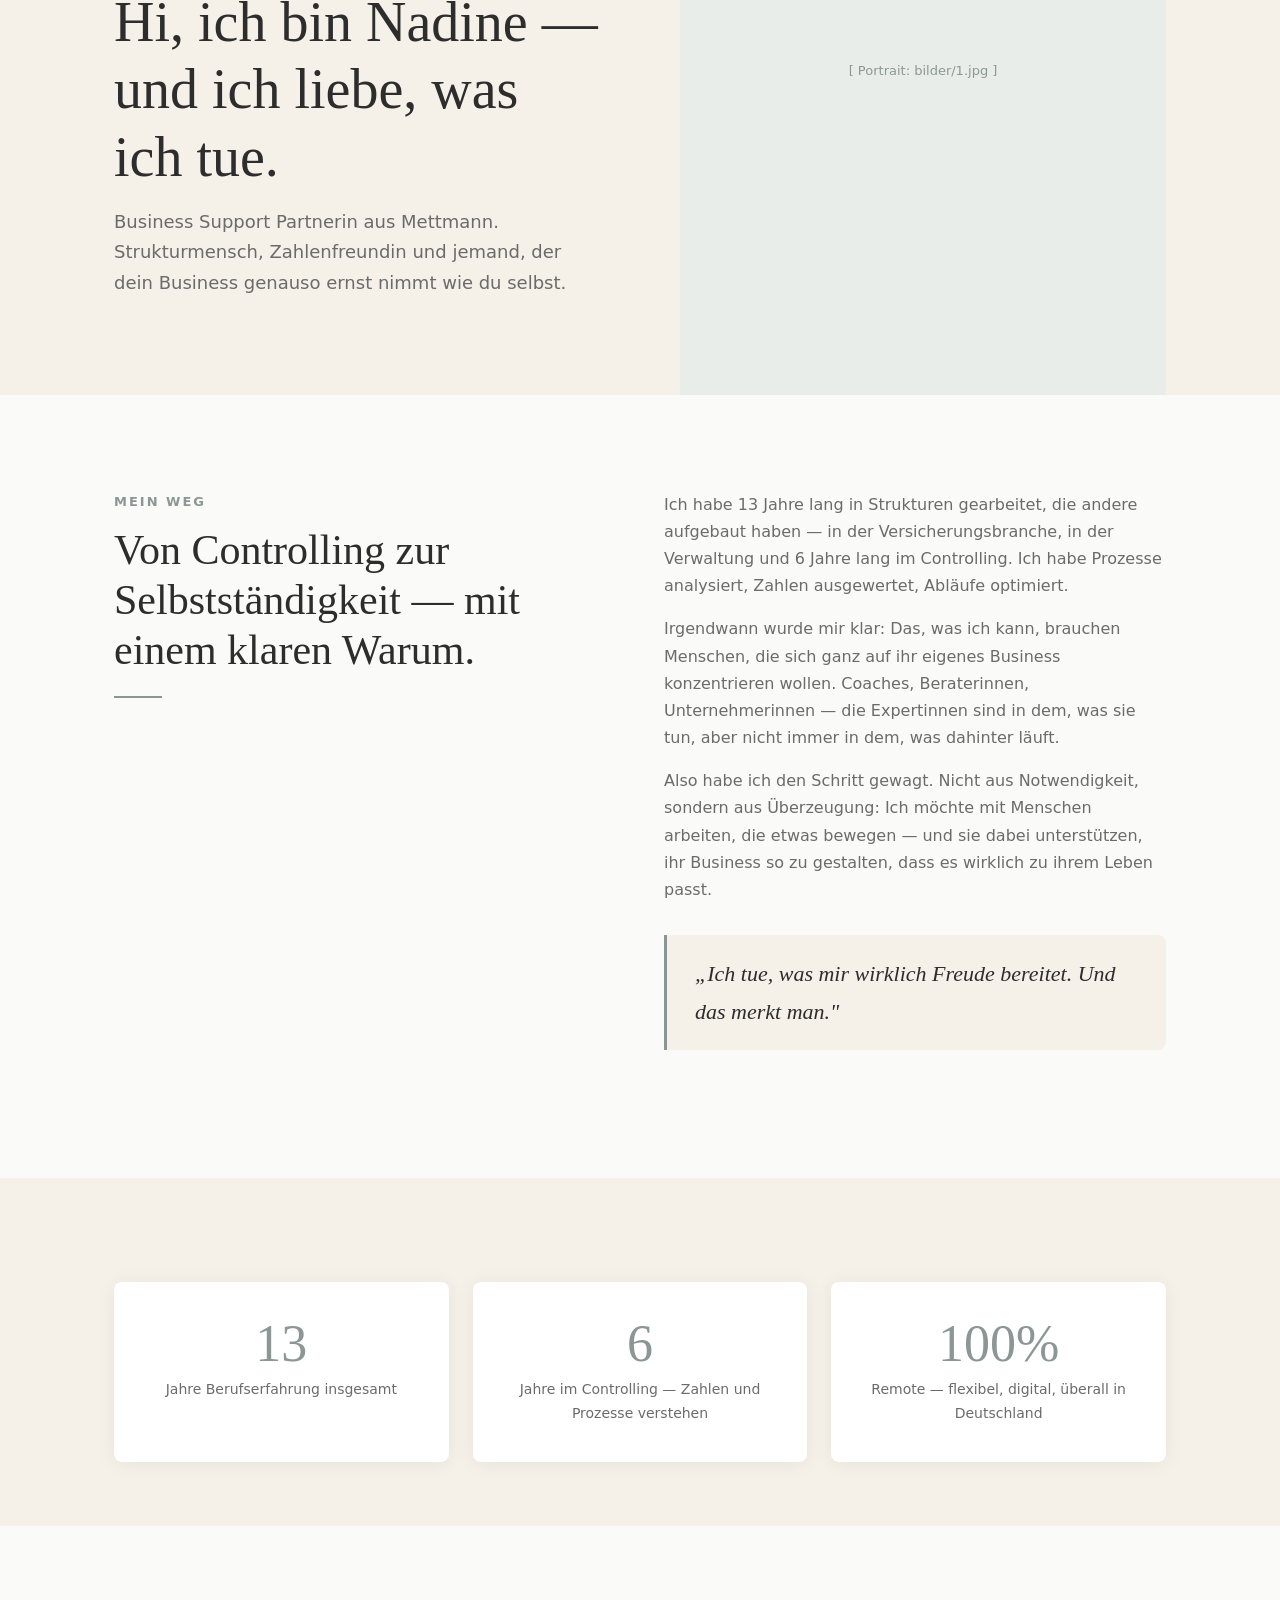
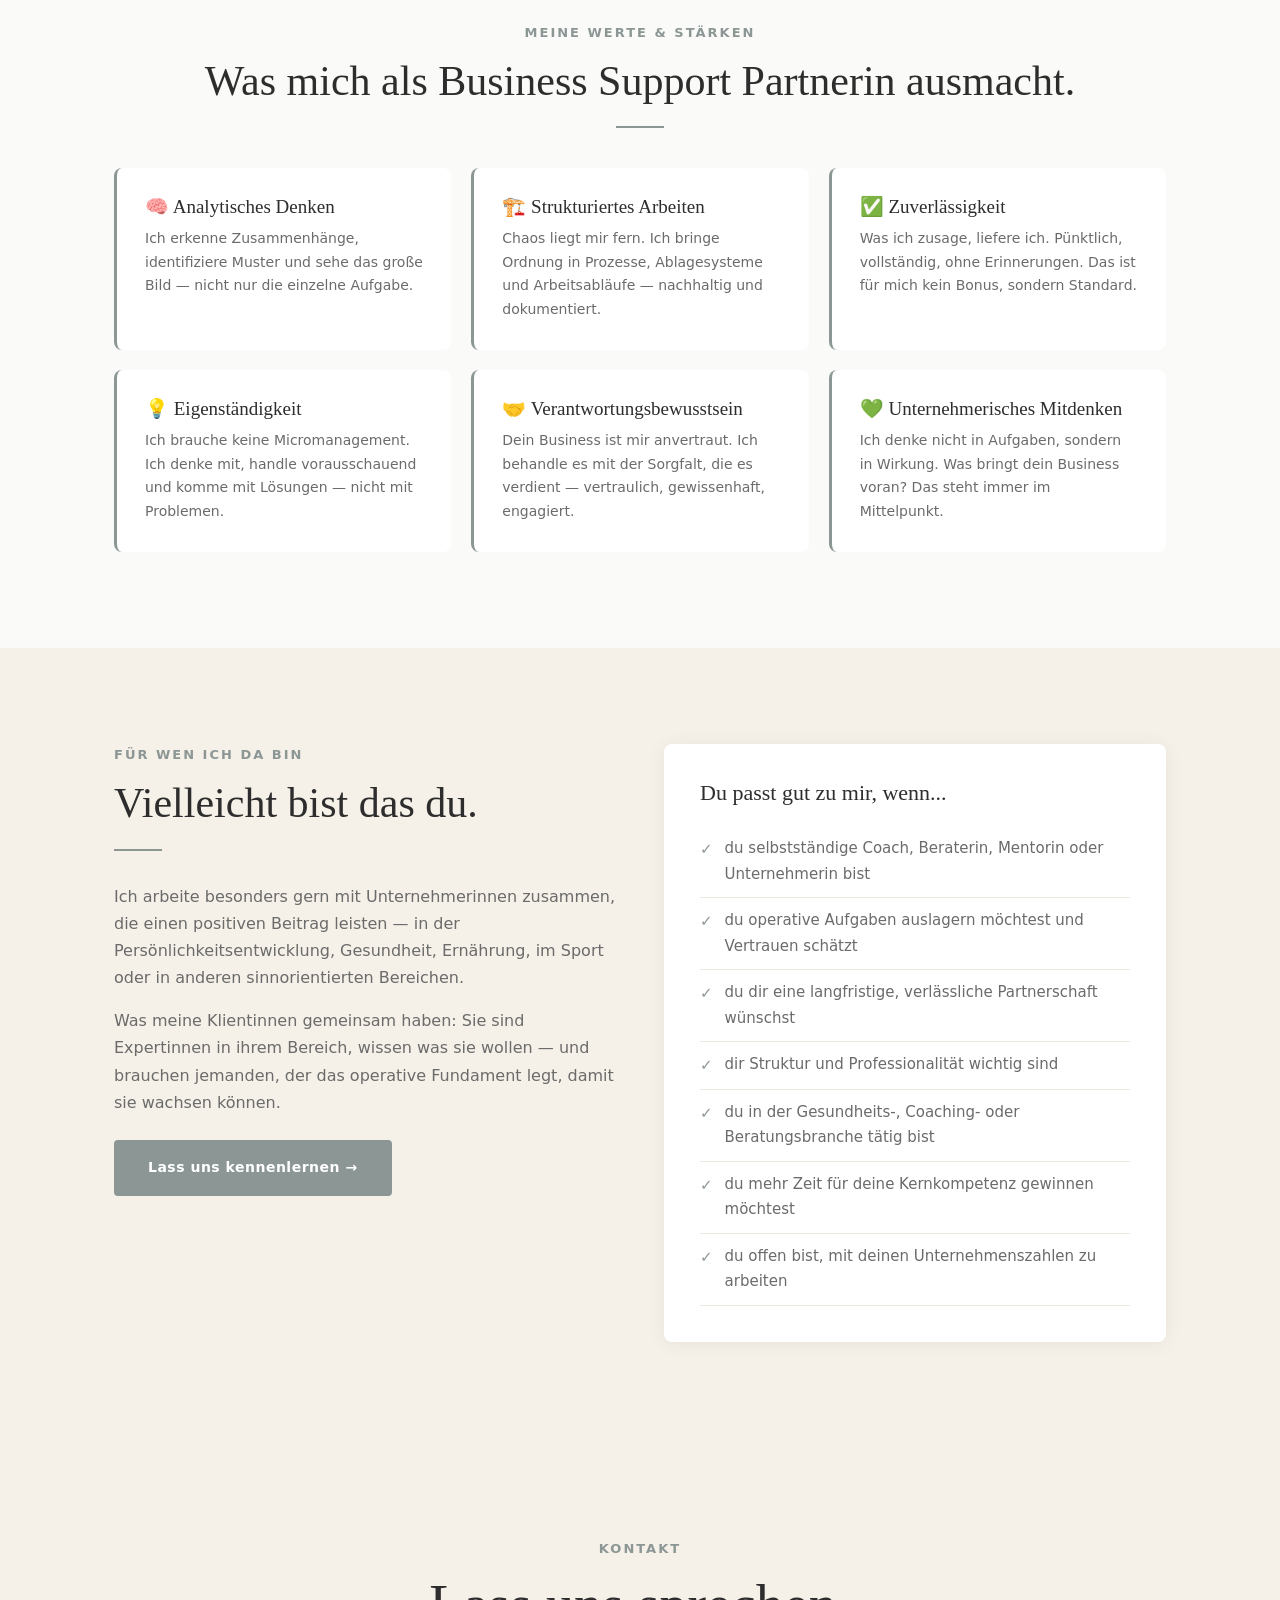
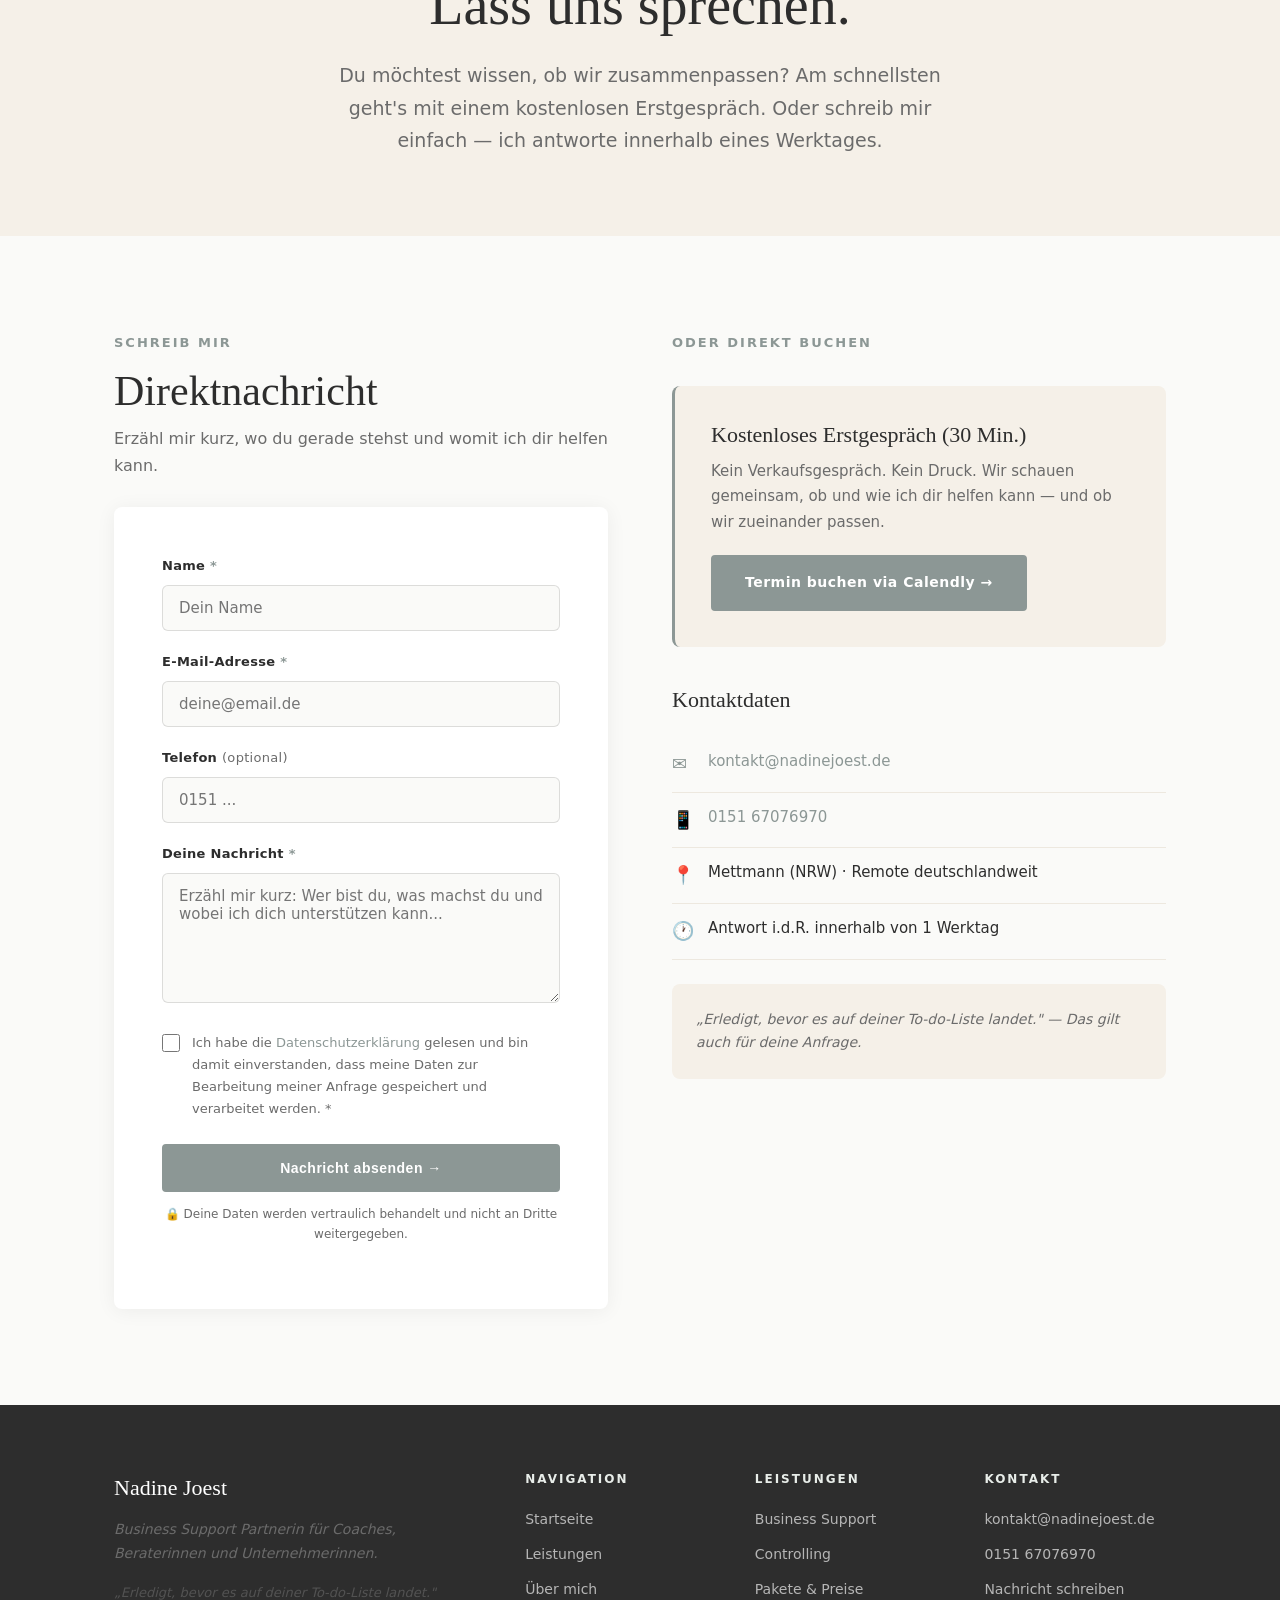
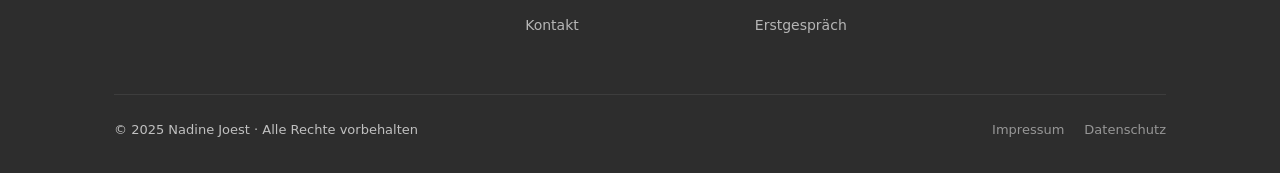
<file: website_komplett.html>
<!DOCTYPE html>
<html lang="de">
<head>
  <meta charset="UTF-8" />
  <meta name="viewport" content="width=device-width, initial-scale=1.0" />
  <title>Nadine Joest | Business Support Partnerin für Coaches & Unternehmerinnen</title>
  <meta name="description" content="Ich entlaste Solopreneurinnen und kleine Unternehmen operativ – mit analytischem Verständnis, Prozessexpertise und Zuverlässigkeit. Jetzt kostenloses Erstgespräch buchen." />
  <meta name="keywords" content="Business Support, Virtuelle Assistenz, Backoffice Support, Prozessoptimierung, Controlling für Selbstständige, Virtuelle Unterstützung Coaches" />
  <meta name="author" content="Nadine Joest" />
  <meta name="robots" content="index, follow" />
  <!-- Open Graph -->
  <meta property="og:title" content="Nadine Joest | Business Support Partnerin" />
  <meta property="og:description" content="Operative Entlastung mit analytischem Verständnis – für Coaches, Beraterinnen und Unternehmerinnen." />
  <meta property="og:type" content="website" />
  <meta property="og:locale" content="de_DE" />

  <style>
    /* ============================================
       DESIGN SYSTEM
       ============================================ */
    :root {
      --color-primary: #8C9795;
      --color-primary-dark: #7A8A87;
      --color-primary-light: #E8EDE9;
      --color-beige: #F5F0E8;
      --color-beige-dark: #EDE8DF;
      --color-text: #2D2D2D;
      --color-text-muted: #6B6B6B;
      --color-white: #FFFFFF;
      --color-bg: #FAFAF8;
      --font-heading: 'Cormorant Garamond', Georgia, serif;
      --font-body: 'DM Sans', 'Inter', system-ui, sans-serif;
      --max-width: 1100px;
      --radius: 8px;
      --shadow: 0 2px 20px rgba(0,0,0,0.06);
      --shadow-hover: 0 8px 40px rgba(0,0,0,0.12);
      --transition: all 0.3s ease;
    }

    * { box-sizing: border-box; margin: 0; padding: 0; }

    html { scroll-behavior: smooth; }

    body {
      font-family: var(--font-body);
      color: var(--color-text);
      background: var(--color-bg);
      line-height: 1.7;
      font-size: 16px;
    }

    /* Google Fonts Import Hint (in production add to <head>):
       @import url('https://fonts.googleapis.com/css2?family=Cormorant+Garamond:wght@300;400;500;600&family=DM+Sans:wght@300;400;500;600&display=swap');
    */

    h1, h2, h3 { font-family: var(--font-heading); font-weight: 400; line-height: 1.2; color: var(--color-text); }
    h1 { font-size: clamp(36px, 5vw, 56px); font-weight: 300; }
    h2 { font-size: clamp(28px, 4vw, 42px); }
    h3 { font-size: clamp(20px, 2.5vw, 26px); }
    h4 { font-family: var(--font-body); font-size: 14px; font-weight: 600; text-transform: uppercase; letter-spacing: 2px; color: var(--color-primary); margin-bottom: 12px; }
    p { margin-bottom: 16px; color: var(--color-text-muted); }
    a { color: var(--color-primary); text-decoration: none; transition: var(--transition); }
    a:hover { color: var(--color-primary-dark); }
    strong { color: var(--color-text); }

    .container { max-width: var(--max-width); margin: 0 auto; padding: 0 24px; }
    .section { padding: 96px 0; }
    .section-sm { padding: 64px 0; }
    .section-alt { background: var(--color-beige); }
    .section-dark { background: var(--color-text); color: var(--color-white); }
    .section-dark h2, .section-dark h3, .section-dark h4 { color: var(--color-white); }
    .section-dark p { color: rgba(255,255,255,0.75); }
    .section-primary { background: var(--color-primary); }
    .section-primary h2, .section-primary h3, .section-primary p, .section-primary h4 { color: var(--color-white); }

    .text-center { text-align: center; }
    .text-center p { max-width: 680px; margin-left: auto; margin-right: auto; }
    .label { font-family: var(--font-body); font-size: 13px; font-weight: 600; letter-spacing: 2px; text-transform: uppercase; color: var(--color-primary); display: block; margin-bottom: 12px; }
    .divider { width: 48px; height: 2px; background: var(--color-primary); margin: 20px auto 32px; }
    .divider-left { margin-left: 0; }

    /* ============================================
       BUTTONS
       ============================================ */
    .btn {
      display: inline-block;
      padding: 14px 32px;
      border-radius: 4px;
      font-size: 14px;
      font-weight: 600;
      letter-spacing: 0.5px;
      cursor: pointer;
      transition: var(--transition);
      border: 2px solid transparent;
      text-align: center;
    }
    .btn-primary {
      background: var(--color-primary);
      color: var(--color-white);
      border-color: var(--color-primary);
    }
    .btn-primary:hover {
      background: var(--color-primary-dark);
      border-color: var(--color-primary-dark);
      color: var(--color-white);
      transform: translateY(-2px);
      box-shadow: 0 8px 24px rgba(140,151,149,0.35);
    }
    .btn-outline {
      background: transparent;
      color: var(--color-primary);
      border-color: var(--color-primary);
    }
    .btn-outline:hover {
      background: var(--color-primary);
      color: var(--color-white);
    }
    .btn-white {
      background: var(--color-white);
      color: var(--color-text);
      border-color: var(--color-white);
    }
    .btn-white:hover {
      background: var(--color-beige);
      color: var(--color-text);
    }
    .btn-outline-white {
      background: transparent;
      color: var(--color-white);
      border-color: rgba(255,255,255,0.6);
    }
    .btn-outline-white:hover {
      background: rgba(255,255,255,0.1);
      border-color: var(--color-white);
      color: var(--color-white);
    }

    /* ============================================
       NAVIGATION
       ============================================ */
    .nav {
      position: sticky;
      top: 0;
      z-index: 100;
      background: rgba(255,255,255,0.97);
      backdrop-filter: blur(12px);
      border-bottom: 1px solid rgba(0,0,0,0.06);
      padding: 18px 0;
    }
    .nav .container {
      display: flex;
      align-items: center;
      justify-content: space-between;
    }
    .nav-logo {
      font-family: var(--font-heading);
      font-size: 22px;
      font-weight: 400;
      color: var(--color-text);
      letter-spacing: 0.5px;
    }
    .nav-logo span { color: var(--color-primary); }
    .nav-links {
      display: flex;
      align-items: center;
      gap: 36px;
      list-style: none;
    }
    .nav-links a {
      font-size: 14px;
      font-weight: 500;
      color: var(--color-text-muted);
      letter-spacing: 0.3px;
    }
    .nav-links a:hover { color: var(--color-primary); }
    .nav-links .btn { margin-left: 8px; padding: 10px 24px; }

    /* ============================================
       HERO — STARTSEITE
       ============================================ */
    .hero {
      background: var(--color-beige);
      min-height: 90vh;
      display: flex;
      align-items: center;
      padding: 80px 0;
      position: relative;
      overflow: hidden;
    }
    .hero::before {
      content: '';
      position: absolute;
      top: -100px;
      right: -100px;
      width: 500px;
      height: 500px;
      background: radial-gradient(circle, rgba(140,151,149,0.12) 0%, transparent 70%);
      border-radius: 50%;
    }
    .hero .container {
      display: grid;
      grid-template-columns: 1fr 1fr;
      gap: 64px;
      align-items: center;
    }
    .hero-content {}
    .hero-eyebrow {
      display: inline-block;
      font-size: 12px;
      font-weight: 600;
      letter-spacing: 3px;
      text-transform: uppercase;
      color: var(--color-primary);
      margin-bottom: 20px;
    }
    .hero h1 { margin-bottom: 24px; }
    .hero h1 em { font-style: normal; color: var(--color-primary); }
    .hero-subtitle {
      font-size: 18px;
      color: var(--color-text-muted);
      margin-bottom: 40px;
      line-height: 1.7;
    }
    .hero-actions { display: flex; gap: 16px; flex-wrap: wrap; align-items: center; }
    .hero-link {
      font-size: 14px;
      font-weight: 500;
      color: var(--color-text-muted);
      border-bottom: 1px solid currentColor;
      padding-bottom: 2px;
    }
    .hero-link:hover { color: var(--color-primary); }
    .hero-image {
      position: relative;
    }
    .hero-image img {
      width: 100%;
      max-width: 460px;
      border-radius: 12px;
      object-fit: cover;
      display: block;
      margin: 0 auto;
      box-shadow: var(--shadow-hover);
    }
    .hero-image-placeholder {
      width: 100%;
      max-width: 460px;
      aspect-ratio: 3/4;
      background: var(--color-primary-light);
      border-radius: 12px;
      margin: 0 auto;
      display: flex;
      align-items: center;
      justify-content: center;
      color: var(--color-primary);
      font-size: 14px;
      font-weight: 500;
    }
    .hero-trust {
      display: flex;
      align-items: center;
      gap: 24px;
      margin-top: 48px;
      padding-top: 32px;
      border-top: 1px solid rgba(0,0,0,0.08);
    }
    .hero-trust-item { font-size: 13px; color: var(--color-text-muted); }
    .hero-trust-num { font-family: var(--font-heading); font-size: 28px; color: var(--color-text); display: block; font-weight: 500; }

    /* ============================================
       PROBLEM / PAIN POINTS
       ============================================ */
    .pain-grid {
      display: grid;
      grid-template-columns: repeat(3, 1fr);
      gap: 24px;
      margin-top: 48px;
    }
    .pain-card {
      background: var(--color-white);
      border-radius: var(--radius);
      padding: 32px;
      border-left: 3px solid var(--color-primary);
      box-shadow: var(--shadow);
      transition: var(--transition);
    }
    .pain-card:hover {
      transform: translateY(-4px);
      box-shadow: var(--shadow-hover);
    }
    .pain-icon { font-size: 28px; margin-bottom: 16px; }
    .pain-card h3 { font-size: 20px; margin-bottom: 10px; }
    .pain-card p { font-size: 15px; margin: 0; }

    /* ============================================
       USP / STÄRKEN
       ============================================ */
    .usp-grid {
      display: grid;
      grid-template-columns: repeat(3, 1fr);
      gap: 24px;
      margin-top: 48px;
    }
    .usp-card {
      text-align: center;
      padding: 40px 24px;
      border-radius: var(--radius);
      background: var(--color-white);
      box-shadow: var(--shadow);
      transition: var(--transition);
    }
    .usp-card:hover {
      transform: translateY(-4px);
      box-shadow: var(--shadow-hover);
      border-bottom: 3px solid var(--color-primary);
    }
    .usp-card-icon {
      width: 56px;
      height: 56px;
      background: var(--color-primary-light);
      border-radius: 50%;
      display: flex;
      align-items: center;
      justify-content: center;
      margin: 0 auto 20px;
      font-size: 22px;
    }
    .usp-card h3 { font-size: 20px; margin-bottom: 10px; }
    .usp-card p { font-size: 15px; margin: 0; }

    /* ============================================
       LEISTUNGSÜBERBLICK (STARTSEITE)
       ============================================ */
    .leistung-grid {
      display: grid;
      grid-template-columns: 1fr 1fr;
      gap: 24px;
      margin-top: 48px;
    }
    .leistung-card {
      background: var(--color-white);
      border-radius: var(--radius);
      padding: 48px;
      box-shadow: var(--shadow);
      transition: var(--transition);
      position: relative;
      overflow: hidden;
    }
    .leistung-card::before {
      content: '';
      position: absolute;
      top: 0;
      left: 0;
      right: 0;
      height: 3px;
      background: var(--color-primary);
    }
    .leistung-card:hover {
      transform: translateY(-4px);
      box-shadow: var(--shadow-hover);
    }
    .leistung-card h3 { margin-bottom: 12px; }
    .leistung-card p { margin-bottom: 24px; }
    .leistung-tags { display: flex; flex-wrap: wrap; gap: 8px; margin-bottom: 28px; }
    .leistung-tag {
      font-size: 12px;
      padding: 4px 12px;
      background: var(--color-primary-light);
      color: var(--color-primary-dark);
      border-radius: 20px;
      font-weight: 500;
    }

    /* ============================================
       ÜBER-MICH TEASER (STARTSEITE)
       ============================================ */
    .about-teaser {
      display: grid;
      grid-template-columns: 1fr 1fr;
      gap: 80px;
      align-items: center;
    }
    .about-teaser img, .about-teaser .img-placeholder {
      width: 100%;
      border-radius: var(--radius);
      box-shadow: var(--shadow-hover);
    }
    .about-teaser .img-placeholder {
      aspect-ratio: 4/5;
      background: var(--color-primary-light);
      display: flex;
      align-items: center;
      justify-content: center;
      color: var(--color-primary);
      font-size: 14px;
    }

    /* ============================================
       CTA BANNER
       ============================================ */
    .cta-banner {
      background: var(--color-text);
      padding: 80px 0;
      text-align: center;
    }
    .cta-banner h2 { color: var(--color-white); margin-bottom: 16px; }
    .cta-banner p { color: rgba(255,255,255,0.7); margin-bottom: 36px; font-size: 18px; }
    .cta-actions { display: flex; gap: 16px; justify-content: center; flex-wrap: wrap; }

    /* ============================================
       LEISTUNGSSEITE
       ============================================ */
    .page-hero {
      background: var(--color-beige);
      padding: 100px 0 80px;
      text-align: center;
    }
    .page-hero h1 { margin-bottom: 20px; }
    .page-hero p { font-size: 19px; max-width: 640px; margin: 0 auto; }

    .leistungen-detail {
      display: grid;
      grid-template-columns: 1fr 1fr;
      gap: 40px;
      margin-top: 48px;
    }
    .leistung-detail-list {
      list-style: none;
      padding: 0;
    }
    .leistung-detail-list li {
      padding: 10px 0;
      border-bottom: 1px solid var(--color-beige-dark);
      display: flex;
      align-items: flex-start;
      gap: 12px;
      color: var(--color-text-muted);
      font-size: 15px;
    }
    .leistung-detail-list li::before {
      content: '✓';
      color: var(--color-primary);
      font-weight: 700;
      flex-shrink: 0;
      margin-top: 1px;
    }

    /* PAKETE */
    .pakete-grid {
      display: grid;
      grid-template-columns: repeat(4, 1fr);
      gap: 20px;
      margin-top: 48px;
      align-items: start;
    }
    .paket-card {
      background: var(--color-white);
      border-radius: var(--radius);
      padding: 36px 24px;
      box-shadow: var(--shadow);
      transition: var(--transition);
      position: relative;
    }
    .paket-card:hover { transform: translateY(-4px); box-shadow: var(--shadow-hover); }
    .paket-card.featured {
      background: var(--color-text);
      color: var(--color-white);
    }
    .paket-card.featured h3, .paket-card.featured p, .paket-card.featured li {
      color: rgba(255,255,255,0.85);
    }
    .paket-card.featured h3 { color: var(--color-white); }
    .paket-badge {
      position: absolute;
      top: -12px;
      left: 50%;
      transform: translateX(-50%);
      background: var(--color-primary);
      color: white;
      font-size: 11px;
      font-weight: 600;
      letter-spacing: 1px;
      text-transform: uppercase;
      padding: 4px 14px;
      border-radius: 20px;
    }
    .paket-name { font-size: 13px; font-weight: 600; letter-spacing: 2px; text-transform: uppercase; color: var(--color-primary); margin-bottom: 8px; }
    .paket-card.featured .paket-name { color: var(--color-primary-light); }
    .paket-preis { font-family: var(--font-heading); font-size: 36px; font-weight: 400; margin-bottom: 4px; color: var(--color-text); }
    .paket-card.featured .paket-preis { color: var(--color-white); }
    .paket-suffix { font-size: 13px; color: var(--color-text-muted); margin-bottom: 24px; }
    .paket-card.featured .paket-suffix { color: rgba(255,255,255,0.6); }
    .paket-list { list-style: none; padding: 0; margin-bottom: 28px; }
    .paket-list li { padding: 7px 0; display: flex; gap: 10px; font-size: 14px; border-bottom: 1px solid rgba(0,0,0,0.05); }
    .paket-card.featured .paket-list li { border-bottom-color: rgba(255,255,255,0.08); }
    .paket-list li::before { content: '→'; color: var(--color-primary); font-weight: 700; flex-shrink: 0; }
    .paket-card.featured .paket-list li::before { color: var(--color-primary-light); }
    .paket-card .btn { width: 100%; justify-content: center; display: flex; }

    /* PROZESS */
    .prozess-steps {
      display: grid;
      grid-template-columns: repeat(5, 1fr);
      gap: 0;
      margin-top: 48px;
      position: relative;
    }
    .prozess-steps::before {
      content: '';
      position: absolute;
      top: 28px;
      left: 60px;
      right: 60px;
      height: 2px;
      background: var(--color-primary-light);
      z-index: 0;
    }
    .prozess-step { text-align: center; position: relative; z-index: 1; padding: 0 10px; }
    .prozess-num {
      width: 56px;
      height: 56px;
      border-radius: 50%;
      background: var(--color-primary);
      color: white;
      font-family: var(--font-heading);
      font-size: 20px;
      display: flex;
      align-items: center;
      justify-content: center;
      margin: 0 auto 16px;
      font-weight: 400;
    }
    .prozess-step h4 { font-family: var(--font-heading); font-size: 16px; font-weight: 500; color: var(--color-text); letter-spacing: 0; text-transform: none; margin-bottom: 6px; }
    .prozess-step p { font-size: 13px; margin: 0; }

    /* FAQ */
    .faq-list { margin-top: 40px; max-width: 780px; margin-left: auto; margin-right: auto; }
    .faq-item { border-bottom: 1px solid var(--color-beige-dark); }
    .faq-question {
      width: 100%;
      background: none;
      border: none;
      text-align: left;
      padding: 22px 0;
      font-size: 17px;
      font-family: var(--font-heading);
      color: var(--color-text);
      cursor: pointer;
      display: flex;
      justify-content: space-between;
      align-items: center;
      gap: 16px;
    }
    .faq-question:hover { color: var(--color-primary); }
    .faq-icon { font-size: 22px; color: var(--color-primary); flex-shrink: 0; transition: var(--transition); }
    .faq-answer { padding: 0 0 20px; font-size: 15px; color: var(--color-text-muted); line-height: 1.7; display: none; }
    .faq-item.open .faq-answer { display: block; }
    .faq-item.open .faq-icon { transform: rotate(45deg); }

    /* ============================================
       ÜBER MICH
       ============================================ */
    .about-hero {
      background: var(--color-beige);
      padding: 100px 0 0;
    }
    .about-hero .container {
      display: grid;
      grid-template-columns: 1fr 1fr;
      gap: 80px;
      align-items: end;
    }
    .about-hero-content { padding-bottom: 80px; }
    .about-hero-img img {
      width: 100%;
      border-radius: 12px 12px 0 0;
      object-fit: cover;
      display: block;
    }
    .about-hero-img .img-placeholder {
      width: 100%;
      aspect-ratio: 3/4;
      background: var(--color-primary-light);
      border-radius: 12px 12px 0 0;
      display: flex;
      align-items: center;
      justify-content: center;
      font-size: 14px;
      color: var(--color-primary);
    }

    .werte-grid {
      display: grid;
      grid-template-columns: repeat(3, 1fr);
      gap: 20px;
      margin-top: 40px;
    }
    .wert-card {
      padding: 28px;
      background: var(--color-white);
      border-radius: var(--radius);
      border-left: 3px solid var(--color-primary);
    }
    .wert-card h3 { font-size: 19px; margin-bottom: 8px; }
    .wert-card p { font-size: 14px; margin: 0; }

    .erfahrung-grid {
      display: grid;
      grid-template-columns: repeat(3, 1fr);
      gap: 24px;
      margin-top: 40px;
    }
    .erfahrung-card {
      text-align: center;
      padding: 36px 20px;
      background: var(--color-white);
      border-radius: var(--radius);
      box-shadow: var(--shadow);
    }
    .erfahrung-zahl {
      font-family: var(--font-heading);
      font-size: 52px;
      font-weight: 300;
      color: var(--color-primary);
      display: block;
      line-height: 1;
      margin-bottom: 8px;
    }
    .erfahrung-card p { font-size: 14px; margin: 0; }

    /* ============================================
       KONTAKTSEITE
       ============================================ */
    .kontakt-grid {
      display: grid;
      grid-template-columns: 1fr 1fr;
      gap: 64px;
      align-items: start;
    }
    .kontakt-form {
      background: var(--color-white);
      border-radius: var(--radius);
      padding: 48px;
      box-shadow: var(--shadow);
    }
    .form-group { margin-bottom: 20px; }
    .form-group label {
      display: block;
      font-size: 13px;
      font-weight: 600;
      color: var(--color-text);
      margin-bottom: 8px;
      letter-spacing: 0.3px;
    }
    .form-group input,
    .form-group textarea,
    .form-group select {
      width: 100%;
      padding: 13px 16px;
      border: 1.5px solid rgba(0,0,0,0.12);
      border-radius: 6px;
      font-size: 15px;
      font-family: var(--font-body);
      color: var(--color-text);
      background: var(--color-bg);
      transition: var(--transition);
      outline: none;
    }
    .form-group input:focus,
    .form-group textarea:focus {
      border-color: var(--color-primary);
      background: var(--color-white);
      box-shadow: 0 0 0 3px rgba(140,151,149,0.15);
    }
    .form-group textarea { resize: vertical; min-height: 130px; }
    .form-check { display: flex; gap: 12px; align-items: flex-start; margin-bottom: 24px; }
    .form-check input[type="checkbox"] { width: 18px; height: 18px; flex-shrink: 0; margin-top: 2px; accent-color: var(--color-primary); }
    .form-check label { font-size: 13px; color: var(--color-text-muted); }
    .form-check a { color: var(--color-primary); }
    .form-submit .btn { width: 100%; }
    .form-note { font-size: 12px; color: var(--color-text-muted); margin-top: 12px; text-align: center; }

    .kontakt-info h3 { margin-bottom: 16px; }
    .kontakt-info p { margin-bottom: 8px; }
    .kontakt-data { list-style: none; margin: 24px 0; }
    .kontakt-data li {
      display: flex;
      gap: 12px;
      padding: 12px 0;
      border-bottom: 1px solid var(--color-beige-dark);
      font-size: 15px;
      align-items: flex-start;
    }
    .kontakt-icon { color: var(--color-primary); font-size: 18px; flex-shrink: 0; width: 24px; }

    .calendly-box {
      background: var(--color-beige);
      border-radius: var(--radius);
      padding: 36px;
      margin-top: 32px;
      border-left: 3px solid var(--color-primary);
    }
    .calendly-box h3 { font-size: 22px; margin-bottom: 10px; }
    .calendly-box p { margin-bottom: 20px; font-size: 15px; }

    /* ============================================
       FOOTER
       ============================================ */
    .footer {
      background: var(--color-text);
      padding: 64px 0 32px;
      color: rgba(255,255,255,0.7);
    }
    .footer-grid {
      display: grid;
      grid-template-columns: 2fr 1fr 1fr 1fr;
      gap: 48px;
      margin-bottom: 48px;
    }
    .footer-brand {}
    .footer-logo {
      font-family: var(--font-heading);
      font-size: 22px;
      color: var(--color-white);
      margin-bottom: 12px;
      display: block;
    }
    .footer-tagline { font-size: 14px; margin-bottom: 0; font-style: italic; }
    .footer-heading {
      font-size: 12px;
      font-weight: 600;
      letter-spacing: 2px;
      text-transform: uppercase;
      color: var(--color-primary-light);
      margin-bottom: 16px;
    }
    .footer-links { list-style: none; }
    .footer-links li { margin-bottom: 8px; }
    .footer-links a { color: rgba(255,255,255,0.65); font-size: 14px; }
    .footer-links a:hover { color: var(--color-white); }
    .footer-bottom {
      border-top: 1px solid rgba(255,255,255,0.08);
      padding-top: 24px;
      display: flex;
      justify-content: space-between;
      align-items: center;
      font-size: 13px;
    }
    .footer-legal { display: flex; gap: 20px; }
    .footer-legal a { color: rgba(255,255,255,0.5); }
    .footer-legal a:hover { color: var(--color-white); }

    /* ============================================
       IMPRESSUM
       ============================================ */
    .impressum-content {
      max-width: 680px;
      margin: 0 auto;
      padding: 80px 24px;
    }
    .impressum-content h1 { font-size: 36px; margin-bottom: 40px; }
    .impressum-content h2 { font-size: 22px; margin: 32px 0 12px; }
    .impressum-content p { font-size: 15px; line-height: 1.7; }

    /* ============================================
       RESPONSIVE
       ============================================ */
    @media (max-width: 900px) {
      .hero .container { grid-template-columns: 1fr; }
      .hero-image { order: -1; }
      .hero-image-placeholder { max-width: 320px; aspect-ratio: 1/1; }
      .pain-grid, .usp-grid, .werte-grid, .erfahrung-grid { grid-template-columns: 1fr; }
      .leistung-grid, .about-teaser, .kontakt-grid, .about-hero .container { grid-template-columns: 1fr; }
      .pakete-grid { grid-template-columns: 1fr 1fr; }
      .prozess-steps { grid-template-columns: 1fr; }
      .prozess-steps::before { display: none; }
      .footer-grid { grid-template-columns: 1fr 1fr; }
      .footer-bottom { flex-direction: column; gap: 12px; text-align: center; }
      .leistungen-detail { grid-template-columns: 1fr; }
      .nav-links { display: none; }
    }
    @media (max-width: 600px) {
      .pakete-grid { grid-template-columns: 1fr; }
      .footer-grid { grid-template-columns: 1fr; }
      .kontakt-form { padding: 28px 20px; }
      h1 { font-size: 32px; }
    }

    /* ============================================
       HILFSELEMENTE
       ============================================ */
    .badge {
      display: inline-block;
      font-size: 11px;
      font-weight: 600;
      letter-spacing: 1.5px;
      text-transform: uppercase;
      padding: 5px 14px;
      background: var(--color-primary-light);
      color: var(--color-primary-dark);
      border-radius: 20px;
      margin-bottom: 20px;
    }
    .text-highlight { color: var(--color-primary); }
    .blockquote {
      border-left: 3px solid var(--color-primary);
      padding: 20px 28px;
      font-family: var(--font-heading);
      font-size: 22px;
      font-weight: 300;
      font-style: italic;
      color: var(--color-text);
      background: var(--color-beige);
      border-radius: 0 var(--radius) var(--radius) 0;
      margin: 32px 0;
    }
    .two-col-text {
      display: grid;
      grid-template-columns: 1fr 1fr;
      gap: 48px;
      align-items: start;
    }
    @media (max-width: 700px) { .two-col-text { grid-template-columns: 1fr; } }

    /* Skip-Link (Barrierefreiheit) */
    .skip-link {
      position: absolute;
      top: -100px;
      left: 10px;
      background: var(--color-primary);
      color: white;
      padding: 8px 16px;
      border-radius: 4px;
      font-size: 14px;
      z-index: 9999;
    }
    .skip-link:focus { top: 10px; }
  </style>
</head>
<body>

<!-- ========================================================
     SKIP LINK (BARRIEREFREIHEIT)
     ======================================================== -->
<a href="#main-content" class="skip-link">Zum Inhalt springen</a>

<!-- ========================================================
     NAVIGATION
     ======================================================== -->
<header>
  <nav class="nav" role="navigation" aria-label="Hauptnavigation">
    <div class="container">
      <a href="#startseite" class="nav-logo">Nadine <span>Joest</span></a>
      <ul class="nav-links">
        <li><a href="#startseite">Start</a></li>
        <li><a href="#leistungen">Leistungen</a></li>
        <li><a href="#ueber-mich">Über mich</a></li>
        <li><a href="#kontakt">Kontakt</a></li>
        <li><a href="https://calendly.com/kontakt-nadinejoest/30min" target="_blank" rel="noopener" class="btn btn-primary">Erstgespräch buchen →</a></li>
      </ul>
    </div>
  </nav>
</header>

<main id="main-content">

<!-- ========================================================
     SEITE 1: STARTSEITE
     ======================================================== -->
<section id="startseite" class="hero" aria-label="Willkommen">
  <div class="container">
    <div class="hero-content">
      <span class="hero-eyebrow">Business Support Partnerin</span>
      <h1>
        Damit du dich auf dein Business konzentrieren kannst —
        <em>nicht auf das Drumherum.</em>
      </h1>
      <p class="hero-subtitle">
        Ich entlaste Coaches, Beraterinnen und Unternehmerinnen von operativen Aufgaben, schaffe Struktur in ihrem Alltag und denke mit — damit Raum für das entsteht, was wirklich zählt: dein Wachstum.
      </p>
      <div class="hero-actions">
        <a href="https://calendly.com/kontakt-nadinejoest/30min" target="_blank" rel="noopener" class="btn btn-primary">
          Kostenloses Erstgespräch →
        </a>
        <a href="#leistungen" class="hero-link">Leistungen ansehen</a>
      </div>
      <div class="hero-trust">
        <div class="hero-trust-item">
          <span class="hero-trust-num">13</span>
          Jahre Berufserfahrung
        </div>
        <div style="width:1px; height:40px; background:rgba(0,0,0,0.1);"></div>
        <div class="hero-trust-item">
          <span class="hero-trust-num">6</span>
          Jahre Controlling
        </div>
        <div style="width:1px; height:40px; background:rgba(0,0,0,0.1);"></div>
        <div class="hero-trust-item">
          <span class="hero-trust-num">100%</span>
          Zuverlässigkeit
        </div>
      </div>
    </div>
    <div class="hero-image">
      <!--
        BILDEMPFEHLUNG: Foto "1.jpg" von Nadine einsetzen.
        <img src="bilder/1.jpg" alt="Nadine Joest – Business Support Partnerin" loading="eager" />
        Alternativ: Bild 2 (am Schreibtisch) für dynamischere Wirkung
      -->
      <div class="hero-image-placeholder" aria-label="Portrait Nadine Joest">
        [ Foto: Portrait Nadine Joest ]<br>
        <small style="margin-top:6px; opacity:0.7;">→ bilder/1.jpg einsetzen</small>
      </div>
    </div>
  </div>
</section>

<!-- PROBLEM / PAIN POINTS -->
<section class="section section-alt" aria-labelledby="problem-heading">
  <div class="container">
    <div class="text-center">
      <span class="label">Kommt dir das bekannt vor?</span>
      <h2 id="problem-heading">Du liebst dein Business. Aber der operative Alltag raubt dir die Energie.</h2>
      <div class="divider"></div>
      <p>
        Du hast ein klares Angebot, zufriedene Kundinnen und eine Vision — aber der Schreibtisch quillt über,
        die Inbox wartet und strategische Weiterentwicklung bleibt wieder auf morgen verschoben.
        Das kenne ich. Und genau dafür bin ich da.
      </p>
    </div>
    <div class="pain-grid">
      <div class="pain-card">
        <div class="pain-icon">⏳</div>
        <h3>Zu wenig Zeit für das Wesentliche</h3>
        <p>Du verbringst Stunden mit E-Mails, Terminplanung und Papierkram — statt dich um Kundinnen und Wachstum zu kümmern.</p>
      </div>
      <div class="pain-card">
        <div class="pain-icon">🌀</div>
        <h3>Fehlende Struktur im Alltag</h3>
        <p>Prozesse, die nicht dokumentiert sind. Aufgaben, die nirgendwo landen. Ein Business, das von deiner Anwesenheit abhängt.</p>
      </div>
      <div class="pain-card">
        <div class="pain-icon">📉</div>
        <h3>Kein Überblick über die Zahlen</h3>
        <p>Du weißt, was du verdienst — aber was deine Zahlen über dein Business aussagen, bleibt im Dunkeln.</p>
      </div>
    </div>
  </div>
</section>

<!-- LÖSUNG / USPs -->
<section class="section" aria-labelledby="loesung-heading">
  <div class="container">
    <div class="text-center">
      <span class="label">Die Lösung</span>
      <h2 id="loesung-heading">Nicht eine weitere Assistentin. Eine Partnerin, die mitdenkt.</h2>
      <div class="divider"></div>
      <p>
        Ich übernehme nicht einfach Aufgaben — ich erkenne Zusammenhänge, schaffe Strukturen und bringe Ordnung
        in das, was dich täglich bremst. Mit 13 Jahren Berufserfahrung und 6 Jahren im Controlling
        denke ich unternehmerisch, handle eigenständig und liefere zuverlässig.
      </p>
    </div>
    <div class="usp-grid">
      <div class="usp-card">
        <div class="usp-card-icon">🧠</div>
        <h3>Analytisch denken</h3>
        <p>Ich erkenne Muster, identifiziere Schwachstellen und denke über die Aufgabe hinaus — mit einem Blick für das große Ganze.</p>
      </div>
      <div class="usp-card">
        <div class="usp-card-icon">✅</div>
        <h3>Zuverlässig handeln</h3>
        <p>Erledigt bedeutet erledigt. Ohne Nachfragen, ohne Erinnerungen. Du kannst dich auf mich verlassen — so wie auf eine Kollegin.</p>
      </div>
      <div class="usp-card">
        <div class="usp-card-icon">🏗️</div>
        <h3>Strukturen schaffen</h3>
        <p>Ich dokumentiere, optimiere und etabliere Abläufe, die auch dann funktionieren, wenn du nicht da bist.</p>
      </div>
    </div>
  </div>
</section>

<!-- LEISTUNGSÜBERBLICK -->
<section class="section section-alt" id="leistungen-uebersicht" aria-labelledby="leistungen-heading">
  <div class="container">
    <div class="text-center">
      <span class="label">Was ich tue</span>
      <h2 id="leistungen-heading">Zwei Bereiche. Ein Ziel: Mehr Freiraum für dich.</h2>
      <div class="divider"></div>
    </div>
    <div class="leistung-grid">
      <div class="leistung-card">
        <span class="badge">Leistungsbereich 1</span>
        <h3>Business Support</h3>
        <p>
          Von der Inbox bis zur Rechnungsvorbereitung — ich übernehme die operativen Aufgaben,
          die dich täglich bremsen. Zuverlässig, eigenständig und strukturiert.
        </p>
        <div class="leistung-tags">
          <span class="leistung-tag">E-Mail-Management</span>
          <span class="leistung-tag">Kalendermanagement</span>
          <span class="leistung-tag">Kundenkommunikation</span>
          <span class="leistung-tag">Prozessoptimierung</span>
          <span class="leistung-tag">Recruiting-Support</span>
        </div>
        <a href="#leistungen" class="btn btn-outline">Alle Leistungen ansehen →</a>
      </div>
      <div class="leistung-card">
        <span class="badge">Leistungsbereich 2</span>
        <h3>Controlling & Unternehmenszahlen</h3>
        <p>
          Deine Zahlen erzählen eine Geschichte über dein Business. Ich helfe dir, sie zu lesen und
          Entscheidungen auf einer soliden Datenbasis zu treffen — ohne Finanzstudium.
        </p>
        <div class="leistung-tags">
          <span class="leistung-tag">KPI-Dashboards</span>
          <span class="leistung-tag">Umsatzanalysen</span>
          <span class="leistung-tag">Monatsreportings</span>
          <span class="leistung-tag">Soll-Ist-Vergleiche</span>
          <span class="leistung-tag">Rentabilitätsanalysen</span>
        </div>
        <a href="#leistungen" class="btn btn-outline">Mehr erfahren →</a>
      </div>
    </div>
  </div>
</section>

<!-- ÜBER MICH TEASER -->
<section class="section" aria-labelledby="about-teaser-heading">
  <div class="container">
    <div class="about-teaser">
      <div class="about-teaser-img">
        <!--
          BILDEMPFEHLUNG: Schreibtisch-Foto (Bild 2 — noch zu erstellen)
          <img src="bilder/nadine-schreibtisch.jpg" alt="Nadine Joest am Schreibtisch" loading="lazy" />
        -->
        <div class="img-placeholder" style="aspect-ratio:4/5; display:flex; align-items:center; justify-content:center; background:var(--color-primary-light); border-radius:12px; font-size:13px; color:var(--color-primary);">
          [ Bild 2: Nadine am Schreibtisch ]<br>
          <small style="opacity:0.7; margin-top:4px;">→ noch zu erstellen</small>
        </div>
      </div>
      <div>
        <span class="label">Über mich</span>
        <h2 id="about-teaser-heading">Ich bin Nadine — und ich tue, was mir wirklich Freude macht.</h2>
        <div class="divider divider-left"></div>
        <p>
          Nach 13 Jahren in Versicherung, Verwaltung und Controlling habe ich mich selbstständig gemacht —
          nicht weil ich musste, sondern weil ich endlich das tun wollte, was mich täglich antreibt:
          anderen helfen, Ordnung in ihr Business zu bringen.
        </p>
        <p>
          Ich begeistere mich für Persönlichkeitsentwicklung, Gesundheit und einen bewussten Lebensstil.
          Deshalb arbeite ich am liebsten mit Unternehmerinnen zusammen, die mit ihrer Arbeit einen
          positiven Beitrag leisten — und die Unterstützung verdienen, die sie brauchen.
        </p>
        <div class="blockquote">
          „Du bist Expertin in deinem Business. Ich bin Expertin darin, es am Laufen zu halten."
        </div>
        <a href="#ueber-mich" class="btn btn-primary">Mehr über mich →</a>
      </div>
    </div>
  </div>
</section>

<!-- CTA BANNER -->
<section class="cta-banner" aria-labelledby="cta-heading">
  <div class="container">
    <h2 id="cta-heading">Bereit, Ballast loszuwerden?</h2>
    <p>In einem kostenlosen 30-Minuten-Erstgespräch schauen wir gemeinsam, wo ich dich am sinnvollsten entlasten kann. Unverbindlich und ohne Druck.</p>
    <div class="cta-actions">
      <a href="https://calendly.com/kontakt-nadinejoest/30min" target="_blank" rel="noopener" class="btn btn-white">
        Jetzt Erstgespräch buchen →
      </a>
      <a href="#kontakt" class="btn btn-outline-white">Nachricht schreiben</a>
    </div>
  </div>
</section>


<!-- ========================================================
     SEITE 2: LEISTUNGEN
     ======================================================== -->
<section id="leistungen" aria-label="Leistungen">

  <!-- Page Hero -->
  <div class="page-hero">
    <div class="container">
      <span class="label">Meine Leistungen</span>
      <h1>Mehr als Assistenz.<br>Dein Business Support.</h1>
      <p>
        Ich übernehme das operative Tagesgeschäft, optimiere Prozesse und liefere dir
        Einblicke in deine Zahlen — damit du dich auf das konzentrieren kannst, was dein Business weiterbringt.
      </p>
    </div>
  </div>

  <!-- Business Support Detail -->
  <div class="section" aria-labelledby="bs-heading">
    <div class="container">
      <div class="two-col-text">
        <div>
          <span class="label">Leistungsbereich 1</span>
          <h2 id="bs-heading">Business Support</h2>
          <div class="divider divider-left"></div>
          <p>
            Dein Alltag läuft — auch wenn du nicht an allem gleichzeitig sitzt.
            Ich übernehme die wiederkehrenden operativen Aufgaben, die Zeit und Konzentration fressen,
            und erledige sie zuverlässig und eigenständig.
          </p>
          <p>
            Ob Inbox-Management, Terminkoordination oder die Vorbereitung von Angeboten:
            Ich arbeite strukturiert, vorausschauend und so, dass du immer den Überblick behältst.
          </p>
        </div>
        <div>
          <ul class="leistung-detail-list" aria-label="Business Support Leistungen">
            <li>E-Mail-Management (Sortieren, Filtern, Antworten nach Absprache)</li>
            <li>Kalendermanagement & Terminkoordination</li>
            <li>Kundenkommunikation (schriftlich & telefonisch)</li>
            <li>Prozessoptimierung & -dokumentation</li>
            <li>Prozesspflege & Aktualisierung</li>
            <li>Reiseplanung & -organisation</li>
            <li>Angebotsvorbereitung</li>
            <li>Rechnungsvorbereitung</li>
            <li>Dokumentenvorbereitung & -verwaltung</li>
            <li>Recherchearbeiten (Markt, Anbieter, Tools, Themen)</li>
            <li>Telefonservice & Bewerbertelefonie</li>
            <li>Recruiting-Unterstützung</li>
          </ul>
        </div>
      </div>
    </div>
  </div>

  <!-- Controlling Detail -->
  <div class="section section-alt" aria-labelledby="controlling-heading">
    <div class="container">
      <div class="two-col-text">
        <div>
          <ul class="leistung-detail-list" aria-label="Controlling Leistungen">
            <li>Umsatzanalysen (monatlich, quartalsweise, jährlich)</li>
            <li>Angebotsanalysen (Conversion, Durchschnittswert, Entwicklung)</li>
            <li>Produktanalysen (Was läuft? Was lohnt sich?)</li>
            <li>Rentabilitätsanalysen</li>
            <li>Marketing-Kennzahlen (Reichweite, Leads, Conversion)</li>
            <li>Soll-Ist-Vergleiche</li>
            <li>KPI-Dashboards (übersichtlich, individuell angepasst)</li>
            <li>Monatsreportings mit Handlungsempfehlungen</li>
          </ul>
        </div>
        <div>
          <span class="label">Leistungsbereich 2</span>
          <h2 id="controlling-heading">Controlling & Unternehmenszahlen</h2>
          <div class="divider divider-left"></div>
          <p>
            Deine Zahlen sind mehr als Buchführung — sie sind dein Kompass.
            Mit 6 Jahren Controlling-Erfahrung helfe ich dir, deine Unternehmenskennzahlen
            zu verstehen, zu beobachten und für kluge Entscheidungen zu nutzen.
          </p>
          <p>
            Kein Finanzjargon, keine überkomplexen Tabellen.
            Sondern klare Auswertungen, die zeigen, was in deinem Business wirklich passiert —
            und wo Potenzial noch ungenutzt liegt.
          </p>
          <p style="font-size:14px; color:var(--color-primary);">
            <strong>Individuelle Leistungen nach Absprache.</strong>
            Je nach Bedarf als Einmalprojekt oder monatliches Reporting.
          </p>
        </div>
      </div>
    </div>
  </div>

  <!-- Pakete -->
  <div class="section" aria-labelledby="pakete-heading">
    <div class="container">
      <div class="text-center">
        <span class="label">Transparente Preise</span>
        <h2 id="pakete-heading">Klare Pakete. Kalkulierbare Kosten.</h2>
        <div class="divider"></div>
        <p>Alle Pakete sind monatlich buchbar und auf langfristige Zusammenarbeit ausgerichtet. Kein Stundenraten-Roulette — du weißt, was du bekommst.</p>
      </div>
      <div class="pakete-grid">

        <!-- Starter -->
        <div class="paket-card">
          <div class="paket-name">Starter</div>
          <div class="paket-preis">ab 299 €</div>
          <div class="paket-suffix">zzgl. MwSt. / Monat</div>
          <ul class="paket-list">
            <li>E-Mail-Management</li>
            <li>Kundenkommunikation</li>
            <li>Kalendermanagement</li>
            <li>Prozessoptimierung</li>
          </ul>
          <a href="https://calendly.com/kontakt-nadinejoest/30min" target="_blank" rel="noopener" class="btn btn-outline">Erstgespräch buchen</a>
        </div>

        <!-- Business -->
        <div class="paket-card featured">
          <div class="paket-badge">Beliebt</div>
          <div class="paket-name">Business</div>
          <div class="paket-preis">ab 349 €</div>
          <div class="paket-suffix">zzgl. MwSt. / Monat</div>
          <ul class="paket-list">
            <li>Alles aus Starter</li>
            <li>Reiseplanung</li>
            <li>Angebotsvorbereitung</li>
            <li>Rechnungsvorbereitung</li>
            <li>Dokumentenvorbereitung</li>
          </ul>
          <a href="https://calendly.com/kontakt-nadinejoest/30min" target="_blank" rel="noopener" class="btn btn-primary">Jetzt anfragen →</a>
        </div>

        <!-- Premium -->
        <div class="paket-card">
          <div class="paket-name">Premium</div>
          <div class="paket-preis">ab 499 €</div>
          <div class="paket-suffix">zzgl. MwSt. / Monat</div>
          <ul class="paket-list">
            <li>Alles aus Business</li>
            <li>Recherchearbeiten</li>
            <li>Telefonie & Bewerbertelefonie</li>
            <li>Recruiting-Unterstützung</li>
          </ul>
          <a href="https://calendly.com/kontakt-nadinejoest/30min" target="_blank" rel="noopener" class="btn btn-outline">Erstgespräch buchen</a>
        </div>

        <!-- Controlling -->
        <div class="paket-card">
          <div class="paket-name">Controlling</div>
          <div class="paket-preis">Individuell</div>
          <div class="paket-suffix">nach Absprache</div>
          <ul class="paket-list">
            <li>KPI-Dashboards</li>
            <li>Umsatz- & Produktanalysen</li>
            <li>Monatsreportings</li>
            <li>Soll-Ist-Vergleiche</li>
            <li>Marketing-Kennzahlen</li>
          </ul>
          <a href="#kontakt" class="btn btn-outline">Anfragen</a>
        </div>

      </div>
      <p style="text-align:center; margin-top:24px; font-size:14px;">
        Alle Preise verstehen sich als Mindestpreise. Der genaue Umfang wird im Erstgespräch individuell besprochen.
      </p>
    </div>
  </div>

  <!-- Zusammenarbeit / Prozess -->
  <div class="section section-alt" aria-labelledby="prozess-heading">
    <div class="container">
      <div class="text-center">
        <span class="label">So arbeiten wir zusammen</span>
        <h2 id="prozess-heading">Von der ersten Nachricht zur langfristigen Partnerschaft.</h2>
        <div class="divider"></div>
        <p>Mein Ziel ist eine Zusammenarbeit, die sich anfühlt wie ein Teammitglied — ohne den Aufwand einer Festanstellung.</p>
      </div>
      <div class="prozess-steps">
        <div class="prozess-step">
          <div class="prozess-num">1</div>
          <h4>Erstgespräch</h4>
          <p>Kostenloses 30-Minuten-Gespräch, um deine Situation und Bedürfnisse kennenzulernen</p>
        </div>
        <div class="prozess-step">
          <div class="prozess-num">2</div>
          <h4>Analyse</h4>
          <p>Ich analysiere, wo ich dich am sinnvollsten unterstützen kann</p>
        </div>
        <div class="prozess-step">
          <div class="prozess-num">3</div>
          <h4>Angebot</h4>
          <p>Du erhältst ein individuelles, transparentes Angebot — kein versteckter Kleingedrucktes</p>
        </div>
        <div class="prozess-step">
          <div class="prozess-num">4</div>
          <h4>Onboarding</h4>
          <p>Strukturiertes Onboarding, damit wir schnell und reibungslos in die Zusammenarbeit starten</p>
        </div>
        <div class="prozess-step">
          <div class="prozess-num">5</div>
          <h4>Langfristig</h4>
          <p>Wir wachsen gemeinsam — ich lerne dein Business kennen und werde immer wertvoller</p>
        </div>
      </div>
    </div>
  </div>

  <!-- FAQ -->
  <div class="section" aria-labelledby="faq-heading">
    <div class="container">
      <div class="text-center">
        <span class="label">Häufige Fragen</span>
        <h2 id="faq-heading">Noch offene Fragen?</h2>
        <div class="divider"></div>
      </div>
      <div class="faq-list" role="list">

        <div class="faq-item" role="listitem">
          <button class="faq-question" aria-expanded="false" onclick="toggleFaq(this)">
            Was unterscheidet dich von einer klassischen virtuellen Assistenz?
            <span class="faq-icon" aria-hidden="true">+</span>
          </button>
          <div class="faq-answer">
            Eine klassische virtuelle Assistenz führt Aufgaben aus — ich denke darüber hinaus. Mit 6 Jahren Controlling-Erfahrung und einem analytischen Blick auf Zahlen, Prozesse und Zusammenhänge bringe ich eine Tiefe mit, die über das reine „Erledigen" hinausgeht. Ich erkenne, was fehlt, bevor du danach fragen musst, und schaffe Strukturen, die dein Business stabiler und skalierbarer machen.
          </div>
        </div>

        <div class="faq-item" role="listitem">
          <button class="faq-question" aria-expanded="false" onclick="toggleFaq(this)">
            Für wen ist die Zusammenarbeit besonders geeignet?
            <span class="faq-icon" aria-hidden="true">+</span>
          </button>
          <div class="faq-answer">
            Meine Klientinnen sind typischerweise selbstständige Coaches, Beraterinnen, Mentorinnen oder kleine Unternehmen — vor allem aus den Bereichen Persönlichkeitsentwicklung, Gesundheit, Ernährung, Sport und sinnorientierte Dienstleistungen. Gemeinsam ist ihnen: Sie sind gut in dem, was sie tun — brauchen aber jemanden, der das Business dahinter strukturiert und am Laufen hält.
          </div>
        </div>

        <div class="faq-item" role="listitem">
          <button class="faq-question" aria-expanded="false" onclick="toggleFaq(this)">
            Wie läuft die Zusammenarbeit praktisch ab?
            <span class="faq-icon" aria-hidden="true">+</span>
          </button>
          <div class="faq-answer">
            Wir starten mit einem kostenlosen Erstgespräch, in dem ich deine Situation und Bedürfnisse kennenlerne. Danach erhältst du ein individuelles Angebot. Nach Vertragsunterzeichnung folgt ein strukturiertes Onboarding, in dem wir gemeinsam Zugänge, Prozesse und Kommunikationswege einrichten. Die laufende Zusammenarbeit erfolgt remote über Tools wie E-Mail, Telefon und gemeinsam vereinbarte Projektmanagement-Tools.
          </div>
        </div>

        <div class="faq-item" role="listitem">
          <button class="faq-question" aria-expanded="false" onclick="toggleFaq(this)">
            Sind die Pakete fest oder kann ich Leistungen anpassen?
            <span class="faq-icon" aria-hidden="true">+</span>
          </button>
          <div class="faq-answer">
            Die Pakete sind als Orientierung gedacht, nicht als starre Grenzen. Im Erstgespräch schauen wir gemeinsam, was du wirklich brauchst — und ich erstelle dir ein passendes, individuelles Angebot. Falls du im Laufe der Zusammenarbeit mehr oder weniger Unterstützung benötigst, passen wir das gemeinsam an.
          </div>
        </div>

        <div class="faq-item" role="listitem">
          <button class="faq-question" aria-expanded="false" onclick="toggleFaq(this)">
            Wie schnell bist du erreichbar und wie kommunizieren wir?
            <span class="faq-icon" aria-hidden="true">+</span>
          </button>
          <div class="faq-answer">
            Meine Erreichbarkeit und bevorzugten Kommunikationswege legen wir zu Beginn unserer Zusammenarbeit gemeinsam fest. In der Regel antworte ich innerhalb eines Werktages. Du erhältst von mir klare Absprachen und keine unangenehmen Überraschungen — Verlässlichkeit ist einer meiner Kernwerte.
          </div>
        </div>

        <div class="faq-item" role="listitem">
          <button class="faq-question" aria-expanded="false" onclick="toggleFaq(this)">
            Wie vertraulich werden meine Unternehmensdaten behandelt?
            <span class="faq-icon" aria-hidden="true">+</span>
          </button>
          <div class="faq-answer">
            Vertraulichkeit ist für mich selbstverständlich. Wir schließen vor Beginn der Zusammenarbeit eine Verschwiegenheitsvereinbarung (NDA) ab. Deine Unternehmensdaten, Kundendaten und alle mir anvertrauten Informationen behandle ich streng vertraulich und nach den geltenden Datenschutzbestimmungen (DSGVO).
          </div>
        </div>

        <div class="faq-item" role="listitem">
          <button class="faq-question" aria-expanded="false" onclick="toggleFaq(this)">
            Gibt es eine Mindestvertragslaufzeit?
            <span class="faq-icon" aria-hidden="true">+</span>
          </button>
          <div class="faq-answer">
            Ich setze auf langfristige Zusammenarbeit, weil ich glaube, dass echte Unterstützung Zeit braucht. Die genauen Konditionen besprechen wir individuell im Erstgespräch. Mein Ziel ist es, dass du dich nie in einer Zusammenarbeit gefangen fühlst — sondern weil du merkst, dass sie dir echten Mehrwert bringt.
          </div>
        </div>

        <div class="faq-item" role="listitem">
          <button class="faq-question" aria-expanded="false" onclick="toggleFaq(this)">
            Das Controlling-Paket klingt interessant — aber brauche ich das wirklich?
            <span class="faq-icon" aria-hidden="true">+</span>
          </button>
          <div class="faq-answer">
            Wenn du weißt, was du verdienst, aber nicht genau siehst, welche Angebote sich wirklich lohnen, welche Monate stärker sind und warum — dann ja. Ich übersetze deine Zahlen in verständliche Auswertungen, die dir konkrete Hinweise geben, wo du Gas geben und wo du optimieren solltest. Keine Finanzakrobatik, sondern klare Einblicke für bessere Entscheidungen.
          </div>
        </div>

      </div>
    </div>
  </div>

</section>


<!-- ========================================================
     SEITE 3: ÜBER MICH
     ======================================================== -->
<section id="ueber-mich" aria-label="Über mich">

  <div class="about-hero">
    <div class="container">
      <div class="about-hero-content">
        <span class="label">Über mich</span>
        <h1>Hi, ich bin Nadine —<br>und ich liebe, was ich tue.</h1>
        <p style="font-size:18px; color:var(--color-text-muted); max-width:520px; margin-top:16px; line-height:1.7;">
          Business Support Partnerin aus Mettmann. Strukturmensch, Zahlenfreundin
          und jemand, der dein Business genauso ernst nimmt wie du selbst.
        </p>
      </div>
      <div class="about-hero-img">
        <!--
          BILDEMPFEHLUNG: Portrait (1.jpg) oder Schreibtisch-Bild
          <img src="bilder/1.jpg" alt="Nadine Joest – Portrait" loading="lazy" />
        -->
        <div class="img-placeholder" style="aspect-ratio:3/4; display:flex; align-items:center; justify-content:center; background:var(--color-primary-light); border-radius:12px 12px 0 0; font-size:13px; color:var(--color-primary);">
          [ Portrait: bilder/1.jpg ]
        </div>
      </div>
    </div>
  </div>

  <!-- Story -->
  <div class="section" aria-labelledby="story-heading">
    <div class="container">
      <div class="two-col-text">
        <div>
          <span class="label">Mein Weg</span>
          <h2 id="story-heading">Von Controlling zur Selbstständigkeit — mit einem klaren Warum.</h2>
          <div class="divider divider-left"></div>
        </div>
        <div>
          <p>
            Ich habe 13 Jahre lang in Strukturen gearbeitet, die andere aufgebaut haben —
            in der Versicherungsbranche, in der Verwaltung und 6 Jahre lang im Controlling.
            Ich habe Prozesse analysiert, Zahlen ausgewertet, Abläufe optimiert.
          </p>
          <p>
            Irgendwann wurde mir klar: Das, was ich kann, brauchen Menschen, die sich ganz auf ihr
            eigenes Business konzentrieren wollen. Coaches, Beraterinnen, Unternehmerinnen — die
            Expertinnen sind in dem, was sie tun, aber nicht immer in dem, was dahinter läuft.
          </p>
          <p>
            Also habe ich den Schritt gewagt. Nicht aus Notwendigkeit, sondern aus Überzeugung:
            Ich möchte mit Menschen arbeiten, die etwas bewegen — und sie dabei unterstützen,
            ihr Business so zu gestalten, dass es wirklich zu ihrem Leben passt.
          </p>
          <div class="blockquote">
            „Ich tue, was mir wirklich Freude bereitet. Und das merkt man."
          </div>
        </div>
      </div>
    </div>
  </div>

  <!-- Erfahrung Zahlen -->
  <div class="section-sm section-alt" aria-label="Berufserfahrung in Zahlen">
    <div class="container">
      <div class="erfahrung-grid">
        <div class="erfahrung-card">
          <span class="erfahrung-zahl">13</span>
          <p>Jahre Berufserfahrung insgesamt</p>
        </div>
        <div class="erfahrung-card">
          <span class="erfahrung-zahl">6</span>
          <p>Jahre im Controlling — Zahlen und Prozesse verstehen</p>
        </div>
        <div class="erfahrung-card">
          <span class="erfahrung-zahl">100%</span>
          <p>Remote — flexibel, digital, überall in Deutschland</p>
        </div>
      </div>
    </div>
  </div>

  <!-- Stärken / Werte -->
  <div class="section" aria-labelledby="werte-heading">
    <div class="container">
      <div class="text-center">
        <span class="label">Meine Werte & Stärken</span>
        <h2 id="werte-heading">Was mich als Business Support Partnerin ausmacht.</h2>
        <div class="divider"></div>
      </div>
      <div class="werte-grid">
        <div class="wert-card">
          <h3>🧠 Analytisches Denken</h3>
          <p>Ich erkenne Zusammenhänge, identifiziere Muster und sehe das große Bild — nicht nur die einzelne Aufgabe.</p>
        </div>
        <div class="wert-card">
          <h3>🏗️ Strukturiertes Arbeiten</h3>
          <p>Chaos liegt mir fern. Ich bringe Ordnung in Prozesse, Ablagesysteme und Arbeitsabläufe — nachhaltig und dokumentiert.</p>
        </div>
        <div class="wert-card">
          <h3>✅ Zuverlässigkeit</h3>
          <p>Was ich zusage, liefere ich. Pünktlich, vollständig, ohne Erinnerungen. Das ist für mich kein Bonus, sondern Standard.</p>
        </div>
        <div class="wert-card">
          <h3>💡 Eigenständigkeit</h3>
          <p>Ich brauche keine Micromanagement. Ich denke mit, handle vorausschauend und komme mit Lösungen — nicht mit Problemen.</p>
        </div>
        <div class="wert-card">
          <h3>🤝 Verantwortungsbewusstsein</h3>
          <p>Dein Business ist mir anvertraut. Ich behandle es mit der Sorgfalt, die es verdient — vertraulich, gewissenhaft, engagiert.</p>
        </div>
        <div class="wert-card">
          <h3>💚 Unternehmerisches Mitdenken</h3>
          <p>Ich denke nicht in Aufgaben, sondern in Wirkung. Was bringt dein Business voran? Das steht immer im Mittelpunkt.</p>
        </div>
      </div>
    </div>
  </div>

  <!-- Für wen -->
  <div class="section section-alt" aria-labelledby="fuer-wen-heading">
    <div class="container">
      <div class="two-col-text">
        <div>
          <span class="label">Für wen ich da bin</span>
          <h2 id="fuer-wen-heading">Vielleicht bist das du.</h2>
          <div class="divider divider-left"></div>
          <p>
            Ich arbeite besonders gern mit Unternehmerinnen zusammen, die einen positiven
            Beitrag leisten — in der Persönlichkeitsentwicklung, Gesundheit, Ernährung, im Sport
            oder in anderen sinnorientierten Bereichen.
          </p>
          <p>
            Was meine Klientinnen gemeinsam haben: Sie sind Expertinnen in ihrem Bereich,
            wissen was sie wollen — und brauchen jemanden, der das operative Fundament
            legt, damit sie wachsen können.
          </p>
          <a href="https://calendly.com/kontakt-nadinejoest/30min" target="_blank" rel="noopener" class="btn btn-primary" style="margin-top:8px;">
            Lass uns kennenlernen →
          </a>
        </div>
        <div>
          <div style="background:var(--color-white); border-radius:var(--radius); padding:36px; box-shadow:var(--shadow);">
            <h3 style="margin-bottom:20px; font-size:22px;">Du passt gut zu mir, wenn...</h3>
            <ul class="leistung-detail-list">
              <li>du selbstständige Coach, Beraterin, Mentorin oder Unternehmerin bist</li>
              <li>du operative Aufgaben auslagern möchtest und Vertrauen schätzt</li>
              <li>du dir eine langfristige, verlässliche Partnerschaft wünschst</li>
              <li>dir Struktur und Professionalität wichtig sind</li>
              <li>du in der Gesundheits-, Coaching- oder Beratungsbranche tätig bist</li>
              <li>du mehr Zeit für deine Kernkompetenz gewinnen möchtest</li>
              <li>du offen bist, mit deinen Unternehmenszahlen zu arbeiten</li>
            </ul>
          </div>
        </div>
      </div>
    </div>
  </div>

</section>


<!-- ========================================================
     SEITE 4: KONTAKT
     ======================================================== -->
<section id="kontakt" aria-label="Kontakt">

  <div class="page-hero">
    <div class="container">
      <span class="label">Kontakt</span>
      <h1>Lass uns sprechen.</h1>
      <p>
        Du möchtest wissen, ob wir zusammenpassen? Am schnellsten geht's mit einem kostenlosen Erstgespräch.
        Oder schreib mir einfach — ich antworte innerhalb eines Werktages.
      </p>
    </div>
  </div>

  <div class="section">
    <div class="container">
      <div class="kontakt-grid">

        <!-- FORMULAR -->
        <div>
          <span class="label">Schreib mir</span>
          <h2 style="margin-bottom:8px;">Direktnachricht</h2>
          <p style="margin-bottom:28px;">Erzähl mir kurz, wo du gerade stehst und womit ich dir helfen kann.</p>

          <div class="kontakt-form">
            <!--
              TECHNISCHE HINWEISE FÜR ENTWICKLER:
              - Formular mit PHP Mailer / Netlify Forms / Formspree verbinden
              - Ziel-E-Mail: kontakt@nadinejoest.de
              - DSGVO: Datenschutzerklärung verlinken
              - CSRF-Token einbauen
              - Honeypot-Feld gegen Spam einbauen
            -->
            <form
              action="/kontakt-senden"
              method="POST"
              id="kontakt-formular"
              aria-label="Kontaktformular"
              novalidate
            >
              <!-- Honeypot (unsichtbar für Menschen, sichtbar für Bots) -->
              <input type="text" name="_honeypot" style="display:none;" tabindex="-1" autocomplete="off" />

              <div class="form-group">
                <label for="name">Name <span aria-hidden="true" style="color:var(--color-primary);">*</span></label>
                <input
                  type="text"
                  id="name"
                  name="name"
                  placeholder="Dein Name"
                  required
                  autocomplete="name"
                  aria-required="true"
                />
              </div>

              <div class="form-group">
                <label for="email">E-Mail-Adresse <span aria-hidden="true" style="color:var(--color-primary);">*</span></label>
                <input
                  type="email"
                  id="email"
                  name="email"
                  placeholder="deine@email.de"
                  required
                  autocomplete="email"
                  aria-required="true"
                />
              </div>

              <div class="form-group">
                <label for="telefon">Telefon <span style="color:var(--color-text-muted); font-weight:400;">(optional)</span></label>
                <input
                  type="tel"
                  id="telefon"
                  name="telefon"
                  placeholder="0151 ..."
                  autocomplete="tel"
                />
              </div>

              <div class="form-group">
                <label for="nachricht">Deine Nachricht <span aria-hidden="true" style="color:var(--color-primary);">*</span></label>
                <textarea
                  id="nachricht"
                  name="nachricht"
                  placeholder="Erzähl mir kurz: Wer bist du, was machst du und wobei ich dich unterstützen kann..."
                  required
                  aria-required="true"
                ></textarea>
              </div>

              <div class="form-check">
                <input
                  type="checkbox"
                  id="datenschutz"
                  name="datenschutz"
                  required
                  aria-required="true"
                />
                <label for="datenschutz">
                  Ich habe die <a href="#datenschutz">Datenschutzerklärung</a> gelesen und bin damit einverstanden,
                  dass meine Daten zur Bearbeitung meiner Anfrage gespeichert und verarbeitet werden. *
                </label>
              </div>

              <div class="form-submit">
                <button type="submit" class="btn btn-primary">
                  Nachricht absenden →
                </button>
              </div>
              <p class="form-note">
                🔒 Deine Daten werden vertraulich behandelt und nicht an Dritte weitergegeben.
              </p>
            </form>
          </div>
        </div>

        <!-- KONTAKTINFO + CALENDLY -->
        <div class="kontakt-info">
          <span class="label">Oder direkt buchen</span>
          <div class="calendly-box">
            <h3>Kostenloses Erstgespräch (30 Min.)</h3>
            <p>
              Kein Verkaufsgespräch. Kein Druck.
              Wir schauen gemeinsam, ob und wie ich dir helfen kann —
              und ob wir zueinander passen.
            </p>
            <a
              href="https://calendly.com/kontakt-nadinejoest/30min"
              target="_blank"
              rel="noopener noreferrer"
              class="btn btn-primary"
            >
              Termin buchen via Calendly →
            </a>
          </div>

          <div style="margin-top:40px;">
            <h3 style="margin-bottom:16px; font-size:22px;">Kontaktdaten</h3>
            <ul class="kontakt-data">
              <li>
                <span class="kontakt-icon" aria-hidden="true">✉</span>
                <span><a href="mailto:kontakt@nadinejoest.de">kontakt@nadinejoest.de</a></span>
              </li>
              <li>
                <span class="kontakt-icon" aria-hidden="true">📱</span>
                <span><a href="tel:+4915167076970">0151 67076970</a></span>
              </li>
              <li>
                <span class="kontakt-icon" aria-hidden="true">📍</span>
                <span>Mettmann (NRW) · Remote deutschlandweit</span>
              </li>
              <li>
                <span class="kontakt-icon" aria-hidden="true">🕐</span>
                <span>Antwort i.d.R. innerhalb von 1 Werktag</span>
              </li>
            </ul>
          </div>

          <div style="background:var(--color-beige); border-radius:var(--radius); padding:24px; margin-top:24px;">
            <p style="font-size:14px; margin:0; font-style:italic; color:var(--color-text-muted);">
              „Erledigt, bevor es auf deiner To-do-Liste landet." — Das gilt auch für deine Anfrage.
            </p>
          </div>
        </div>

      </div>
    </div>
  </div>

</section>


<!-- ========================================================
     IMPRESSUM (ID für Footer-Link)
     ======================================================== -->
<section id="impressum" style="background:var(--color-beige); display:none;" aria-label="Impressum">
  <div class="impressum-content">
    <h1>Impressum</h1>

    <h2>Angaben gemäß § 5 TMG</h2>
    <p>
      Nadine Joest<br>
      Helenenweg 12b<br>
      40822 Mettmann
    </p>

    <h2>Kontakt</h2>
    <p>
      Telefon: <a href="tel:+4915167076970">0151 67076970</a><br>
      E-Mail: <a href="mailto:kontakt@nadinejoest.de">kontakt@nadinejoest.de</a>
    </p>

    <h2>Umsatzsteuer-ID</h2>
    <p>
      Umsatzsteuer-Identifikationsnummer gemäß § 27a Umsatzsteuergesetz:<br>
      <em>[Wird nachgereicht]</em>
    </p>

    <h2>Berufshaftpflichtversicherung</h2>
    <p><em>[Sofern vorhanden, hier eintragen]</em></p>

    <h2>Verantwortlich für den Inhalt nach § 55 Abs. 2 RStV</h2>
    <p>
      Nadine Joest<br>
      Helenenweg 12b<br>
      40822 Mettmann
    </p>

    <h2>Haftungsausschluss</h2>
    <p>
      Die Inhalte dieser Website wurden mit größtmöglicher Sorgfalt erstellt.
      Für die Richtigkeit, Vollständigkeit und Aktualität der Inhalte übernehme ich jedoch
      keine Gewähr. Als Dienstleisterin bin ich gemäß § 7 Abs. 1 TMG für eigene Inhalte
      auf diesen Seiten nach den allgemeinen Gesetzen verantwortlich.
    </p>

    <h2>Urheberrecht</h2>
    <p>
      Die durch die Seitenbetreiberin erstellten Inhalte und Werke auf dieser Website unterliegen
      dem deutschen Urheberrecht. Beiträge Dritter sind als solche gekennzeichnet.
      Die Vervielfältigung, Bearbeitung, Verbreitung und jede Art der Verwertung außerhalb
      der Grenzen des Urheberrechtes bedürfen der schriftlichen Zustimmung der jeweiligen
      Autorin bzw. des jeweiligen Autors.
    </p>
  </div>
</section>

</main>


<!-- ========================================================
     FOOTER
     ======================================================== -->
<footer class="footer" role="contentinfo">
  <div class="container">
    <div class="footer-grid">
      <div class="footer-brand">
        <span class="footer-logo">Nadine Joest</span>
        <p class="footer-tagline">
          Business Support Partnerin für Coaches,<br>
          Beraterinnen und Unternehmerinnen.
        </p>
        <p style="font-size:13px; margin-top:16px; font-style:italic; opacity:0.6;">
          „Erledigt, bevor es auf deiner To-do-Liste landet."
        </p>
      </div>
      <div>
        <p class="footer-heading">Navigation</p>
        <ul class="footer-links">
          <li><a href="#startseite">Startseite</a></li>
          <li><a href="#leistungen">Leistungen</a></li>
          <li><a href="#ueber-mich">Über mich</a></li>
          <li><a href="#kontakt">Kontakt</a></li>
        </ul>
      </div>
      <div>
        <p class="footer-heading">Leistungen</p>
        <ul class="footer-links">
          <li><a href="#leistungen">Business Support</a></li>
          <li><a href="#leistungen">Controlling</a></li>
          <li><a href="#leistungen">Pakete & Preise</a></li>
          <li><a href="https://calendly.com/kontakt-nadinejoest/30min" target="_blank" rel="noopener">Erstgespräch</a></li>
        </ul>
      </div>
      <div>
        <p class="footer-heading">Kontakt</p>
        <ul class="footer-links">
          <li><a href="mailto:kontakt@nadinejoest.de">kontakt@nadinejoest.de</a></li>
          <li><a href="tel:+4915167076970">0151 67076970</a></li>
          <li><a href="#kontakt">Nachricht schreiben</a></li>
        </ul>
      </div>
    </div>
    <div class="footer-bottom">
      <span>© 2025 Nadine Joest · Alle Rechte vorbehalten</span>
      <div class="footer-legal">
        <a href="#impressum" onclick="document.getElementById('impressum').style.display='block'; window.scrollTo(0,document.getElementById('impressum').offsetTop)">Impressum</a>
        <a href="#datenschutz">Datenschutz</a>
      </div>
    </div>
  </div>
</footer>


<!-- ========================================================
     JAVASCRIPT
     ======================================================== -->
<script>
  /* FAQ Toggle */
  function toggleFaq(btn) {
    const item = btn.closest('.faq-item');
    const isOpen = item.classList.contains('open');
    document.querySelectorAll('.faq-item').forEach(i => {
      i.classList.remove('open');
      i.querySelector('.faq-question').setAttribute('aria-expanded', 'false');
    });
    if (!isOpen) {
      item.classList.add('open');
      btn.setAttribute('aria-expanded', 'true');
    }
  }

  /* Smooth Scroll für interne Links */
  document.querySelectorAll('a[href^="#"]').forEach(a => {
    a.addEventListener('click', function(e) {
      const target = document.querySelector(this.getAttribute('href'));
      if (target) {
        e.preventDefault();
        target.scrollIntoView({ behavior: 'smooth', block: 'start' });
      }
    });
  });

  /* Formular-Validierung (Client-side) */
  const form = document.getElementById('kontakt-formular');
  if (form) {
    form.addEventListener('submit', function(e) {
      e.preventDefault();
      const name = form.querySelector('#name').value.trim();
      const email = form.querySelector('#email').value.trim();
      const nachricht = form.querySelector('#nachricht').value.trim();
      const datenschutz = form.querySelector('#datenschutz').checked;
      const emailRegex = /^[^\s@]+@[^\s@]+\.[^\s@]+$/;

      if (!name || !email || !nachricht || !datenschutz) {
        alert('Bitte fülle alle Pflichtfelder aus und stimme der Datenschutzerklärung zu.');
        return;
      }
      if (!emailRegex.test(email)) {
        alert('Bitte gib eine gültige E-Mail-Adresse ein.');
        return;
      }

      /* In Produktion: AJAX-Request oder Form-Submit */
      alert('Vielen Dank für deine Nachricht! Ich melde mich innerhalb eines Werktages bei dir. 😊');
      form.reset();
    });
  }

  /* Active Nav Link */
  const sections = document.querySelectorAll('section[id]');
  const navLinks = document.querySelectorAll('.nav-links a');
  window.addEventListener('scroll', () => {
    let current = '';
    sections.forEach(s => {
      if (window.scrollY >= s.offsetTop - 100) current = s.id;
    });
    navLinks.forEach(a => {
      a.style.color = a.getAttribute('href') === '#' + current ? 'var(--color-primary)' : '';
    });
  });
</script>

</body>
</html>
</file>
<file: style.css>
/* ============================================================
   DESIGN SYSTEM — Nadine Joest
   ============================================================ */

@import url('https://fonts.googleapis.com/css2?family=Cormorant+Garamond:ital,wght@0,300;0,400;0,500;0,600;1,300;1,400&family=DM+Sans:wght@400;500;600&display=swap');

:root {
  --primary:        #8C9795;
  --primary-dark:   #7A8A87;
  --primary-light:  #E8EDE9;
  --beige:          #F5F0E8;
  --beige-dark:     #EDE8DF;
  --text:           #2D2D2D;
  --text-muted:     #6B6B6B;
  --white:          #FFFFFF;
  --bg:             #FAFAF8;
  --font-heading:   'Cormorant Garamond', Georgia, serif;
  --font-body:      'DM Sans', 'Inter', system-ui, sans-serif;
  --max-width:      1100px;
  --radius:         8px;
  --shadow:         0 2px 20px rgba(0,0,0,0.06);
  --shadow-lg:      0 8px 40px rgba(0,0,0,0.11);
  --transition:     all 0.25s ease;
}

/* ---- RESET ---- */
*, *::before, *::after { box-sizing: border-box; margin: 0; padding: 0; }
html { scroll-behavior: smooth; }
body {
  font-family: var(--font-body);
  color: var(--text);
  background: var(--bg);
  line-height: 1.7;
  font-size: 16px;
  -webkit-font-smoothing: antialiased;
}
img { display: block; max-width: 100%; height: auto; }
a { color: var(--primary); text-decoration: none; transition: var(--transition); }
a:hover { color: var(--primary-dark); }

/* ---- TYPOGRAPHY ---- */
h1, h2, h3 {
  font-family: var(--font-heading);
  font-weight: 600;
  line-height: 1.15;
  color: var(--text);
}
h1 { font-size: clamp(34px, 5vw, 54px); }
h2 { font-size: clamp(26px, 4vw, 40px); }
h3 { font-size: clamp(19px, 2.5vw, 24px); margin-bottom: 10px; }
p  { color: var(--text-muted); margin-bottom: 16px; }
p:last-child { margin-bottom: 0; }

.label {
  display: block;
  font-size: 12px;
  font-weight: 600;
  letter-spacing: 2.5px;
  text-transform: uppercase;
  color: var(--primary);
  margin-bottom: 14px;
}
.eyebrow {
  display: inline-block;
  font-size: 12px;
  font-weight: 600;
  letter-spacing: 2.5px;
  text-transform: uppercase;
  color: var(--primary);
  margin-bottom: 18px;
}
.badge {
  display: inline-block;
  font-size: 11px;
  font-weight: 600;
  letter-spacing: 1.5px;
  text-transform: uppercase;
  padding: 5px 14px;
  background: var(--primary-light);
  color: var(--primary-dark);
  border-radius: 20px;
  margin-bottom: 16px;
}

/* ---- LAYOUT ---- */
.container {
  max-width: var(--max-width);
  margin: 0 auto;
  padding: 0 28px;
}
.section      { padding: 64px 0; }
.section-beige { background: var(--beige); }
.section-header { margin-bottom: 40px; }
.text-center  { text-align: center; }
.text-center p { max-width: 660px; margin-left: auto; margin-right: auto; }

.divider {
  width: 44px;
  height: 2px;
  background: var(--primary);
  margin: 18px auto 28px;
}
.divider-left { margin-left: 0; }

/* ---- BUTTONS ---- */
.btn {
  display: inline-block;
  padding: 13px 30px;
  border-radius: 4px;
  font-size: 14px;
  font-weight: 600;
  letter-spacing: 0.3px;
  cursor: pointer;
  border: 2px solid transparent;
  transition: var(--transition);
  text-align: center;
  white-space: nowrap;
}
.btn-primary {
  background: var(--primary);
  color: var(--white);
  border-color: var(--primary);
}
.btn-primary:hover {
  background: var(--primary-dark);
  border-color: var(--primary-dark);
  color: var(--white);
  transform: translateY(-2px);
  box-shadow: 0 6px 20px rgba(140,151,149,0.3);
}
.btn-outline {
  background: transparent;
  color: var(--primary);
  border-color: var(--primary);
}
.btn-outline:hover {
  background: var(--primary);
  color: var(--white);
}
.btn-white {
  background: var(--white);
  color: var(--text);
  border-color: var(--white);
}
.btn-white:hover {
  background: var(--beige);
  color: var(--text);
  border-color: var(--beige);
}
.btn-outline-white {
  background: transparent;
  color: var(--white);
  border-color: rgba(255,255,255,0.55);
}
.btn-outline-white:hover {
  border-color: var(--white);
  background: rgba(255,255,255,0.08);
  color: var(--white);
}
.text-link {
  font-size: 14px;
  font-weight: 500;
  color: var(--text-muted);
  border-bottom: 1px solid currentColor;
  padding-bottom: 1px;
}
.text-link:hover { color: var(--primary); }

/* ---- NAVIGATION ---- */
.skip-link {
  position: absolute;
  top: -120px;
  left: 10px;
  background: var(--primary);
  color: var(--white);
  padding: 8px 16px;
  border-radius: 4px;
  font-size: 14px;
  z-index: 9999;
  transition: top 0.2s;
}
.skip-link:focus { top: 10px; }

.nav {
  position: sticky;
  top: 0;
  z-index: 100;
  background: rgba(255,255,255,0.96);
  backdrop-filter: blur(14px);
  border-bottom: 1px solid rgba(0,0,0,0.07);
}
.nav-inner {
  display: flex;
  align-items: center;
  justify-content: space-between;
  height: 68px;
}
.nav-logo {
  font-family: var(--font-heading);
  font-size: 21px;
  font-weight: 400;
  color: var(--text);
  letter-spacing: 0.3px;
}
.nav-logo:hover { color: var(--primary); }
.nav-links {
  display: flex;
  align-items: center;
  gap: 32px;
  list-style: none;
}
.nav-links a {
  font-size: 14px;
  font-weight: 500;
  color: var(--text-muted);
}
.nav-links a:hover,
.nav-links a.active { color: var(--primary); }
.nav-cta { margin-left: 8px; padding: 10px 22px; }

/* Dropdown */
.nav-dropdown { position: relative; }
.nav-dropdown-menu {
  display: none;
  position: absolute;
  top: calc(100% + 10px);
  left: -16px;
  background: var(--white);
  border: 1px solid rgba(0,0,0,0.08);
  border-radius: 8px;
  box-shadow: 0 8px 24px rgba(0,0,0,0.10);
  min-width: 230px;
  list-style: none;
  padding: 8px 0;
  z-index: 500;
}
.nav-dropdown-menu.open { display: block; }
.nav-dropdown-menu li a {
  display: block;
  padding: 10px 18px;
  font-size: 13px;
  color: var(--text-muted);
  white-space: nowrap;
}
.nav-dropdown-menu li a:hover { color: var(--primary); background: var(--beige); }
.nav-dropdown > a::after {
  content: ' ▾';
  font-size: 10px;
  opacity: 0.55;
}
.nav-dropdown:hover .nav-dropdown-menu { display: block; }

/* Hamburger (mobile) */
.nav-toggle {
  display: none;
  flex-direction: column;
  gap: 5px;
  background: none;
  border: none;
  cursor: pointer;
  padding: 4px;
}
.nav-toggle span {
  display: block;
  width: 24px;
  height: 2px;
  background: var(--text);
  border-radius: 2px;
  transition: var(--transition);
}

/* ---- HERO ---- */
.hero {
  background: var(--beige);
  display: flex;
  align-items: center;
  padding: 80px 0;
}
.hero-grid {
  display: grid;
  grid-template-columns: 1fr 1fr;
  gap: 72px;
  align-items: center;
}
.hero-content h1 { margin-bottom: 22px; }
.hero-subtitle {
  font-size: 17px;
  color: var(--text-muted);
  margin-bottom: 36px;
  line-height: 1.75;
}
.hero-services {
  font-size: 13px;
  font-weight: 600;
  letter-spacing: 1.5px;
  text-transform: uppercase;
  color: var(--primary);
  margin-bottom: 32px;
}
.hero-actions {
  display: flex;
  align-items: center;
  gap: 20px;
  flex-wrap: wrap;
  margin-bottom: 48px;
}
.hero-trust {
  display: flex;
  align-items: center;
  gap: 28px;
  padding-top: 28px;
  border-top: 1px solid rgba(0,0,0,0.09);
}
.trust-item { display: flex; flex-direction: column; }
.trust-num {
  font-family: var(--font-heading);
  font-size: 30px;
  font-weight: 500;
  color: var(--text);
  line-height: 1;
  margin-bottom: 4px;
}
.trust-label { font-size: 12px; color: var(--text-muted); }
.trust-divider {
  width: 1px;
  height: 36px;
  background: rgba(0,0,0,0.1);
  flex-shrink: 0;
}
.hero-image img {
  width: 100%;
  max-width: 460px;
  border-radius: 12px;
  object-fit: cover;
  box-shadow: var(--shadow-lg);
  margin: 0 auto;
}

/* ---- PAGE HERO (inner pages) ---- */
.page-hero {
  background: var(--beige);
  padding: 96px 0 80px;
  text-align: center;
}
.page-hero h1 { margin-bottom: 18px; }
.page-hero p {
  font-size: 18px;
  max-width: 620px;
  margin: 0 auto;
}

/* ---- CARDS ---- */
.card-grid-3 {
  display: grid;
  grid-template-columns: repeat(3, 1fr);
  gap: 24px;
}
.card-grid-4 {
  display: grid;
  grid-template-columns: repeat(4, 1fr);
  gap: 24px;
}
.card-grid-2 {
  display: grid;
  grid-template-columns: repeat(2, 1fr);
  gap: 28px;
}

.card {
  background: var(--white);
  border-radius: var(--radius);
  padding: 36px 32px;
  box-shadow: var(--shadow);
  transition: var(--transition);
}
.card:hover { transform: translateY(-3px); box-shadow: var(--shadow-lg); }
.card-accent { border-left: 3px solid var(--primary); }

.usp-card {
  background: var(--white);
  border-radius: var(--radius);
  padding: 40px 28px;
  text-align: center;
  box-shadow: var(--shadow);
  transition: var(--transition);
}
.usp-card:hover {
  transform: translateY(-3px);
  box-shadow: var(--shadow-lg);
  border-bottom: 3px solid var(--primary);
}
.usp-icon {
  width: 48px;
  height: 48px;
  border-radius: 50%;
  background: var(--primary-light);
  margin: 0 auto 20px;
}

/* ---- LEISTUNG CARD (Startseite) ---- */
.leistung-card {
  background: var(--white);
  border-radius: var(--radius);
  padding: 48px 40px;
  box-shadow: var(--shadow);
  border-top: 3px solid var(--primary);
  transition: var(--transition);
  display: flex;
  flex-direction: column;
  gap: 0;
}
.leistung-card:hover { transform: translateY(-3px); box-shadow: var(--shadow-lg); }
.leistung-card h3 { margin-bottom: 14px; }
.leistung-card p { margin-bottom: 22px; }
.tag-list { display: flex; flex-wrap: wrap; gap: 8px; margin-bottom: 28px; }
.tag {
  font-size: 12px;
  padding: 4px 12px;
  background: var(--primary-light);
  color: var(--primary-dark);
  border-radius: 20px;
  font-weight: 500;
}

/* ---- ABOUT TEASER (Startseite) ---- */
.about-teaser-grid {
  display: grid;
  grid-template-columns: 1fr 1fr;
  gap: 88px;
  align-items: center;
}
.about-teaser-img img {
  width: 100%;
  border-radius: var(--radius);
  box-shadow: var(--shadow-lg);
}
.about-teaser-content h2 { margin-bottom: 0; }
.pullquote {
  border-left: 3px solid var(--primary);
  padding: 18px 24px;
  font-family: var(--font-heading);
  font-size: 20px;
  font-weight: 300;
  font-style: italic;
  color: var(--text);
  background: var(--beige);
  border-radius: 0 var(--radius) var(--radius) 0;
  margin: 28px 0 32px;
  line-height: 1.5;
}

/* ---- CTA BANNER ---- */
.cta-banner { background: var(--text); }
.cta-banner h2 { color: var(--white); margin-bottom: 14px; }
.cta-banner p { color: rgba(255,255,255,0.7); margin-bottom: 32px; font-size: 17px; }
.cta-actions { display: flex; gap: 14px; justify-content: center; flex-wrap: wrap; }

/* ---- LEISTUNGSSEITE ---- */
.two-col { display: grid; grid-template-columns: 1fr 1fr; gap: 56px; align-items: start; }
.two-col-reverse { direction: rtl; }
.two-col-reverse > * { direction: ltr; }

.check-list { list-style: none; padding: 0; }
.check-list li {
  display: flex;
  align-items: flex-start;
  gap: 14px;
  padding: 11px 0;
  border-bottom: 1px solid var(--beige-dark);
  font-size: 15px;
  color: var(--text-muted);
}
.check-list li::before {
  content: '';
  display: block;
  width: 18px;
  height: 18px;
  background: var(--primary-light);
  border-radius: 50%;
  flex-shrink: 0;
  margin-top: 2px;
  position: relative;
}
.check-list li::before {
  background-image: url("data:image/svg+xml,%3Csvg xmlns='http://www.w3.org/2000/svg' viewBox='0 0 16 16'%3E%3Cpath fill='%238C9795' d='M13.3 4.3l-6.3 6.3-3.3-3.3-1.4 1.4 4.7 4.7 7.7-7.7z'/%3E%3C/svg%3E");
  background-repeat: no-repeat;
  background-position: center;
  background-size: 12px;
  background-color: var(--primary-light);
}

/* ---- PAKETE ---- */
.pakete-grid {
  display: grid;
  grid-template-columns: repeat(4, 1fr);
  gap: 20px;
  align-items: start;
  margin-top: 56px;
}
.paket-card {
  background: var(--white);
  border-radius: var(--radius);
  padding: 36px 24px;
  box-shadow: var(--shadow);
  transition: var(--transition);
  position: relative;
}
.paket-card:hover { transform: translateY(-4px); box-shadow: var(--shadow-lg); }
.paket-card.featured { background: var(--text); }
.paket-card.featured h3,
.paket-card.featured .paket-preis { color: var(--white); }
.paket-card.featured .paket-suffix,
.paket-card.featured .paket-list li { color: rgba(255,255,255,0.75); }

.paket-badge {
  position: absolute;
  top: -13px;
  left: 50%;
  transform: translateX(-50%);
  background: var(--primary);
  color: var(--white);
  font-size: 11px;
  font-weight: 600;
  letter-spacing: 1px;
  text-transform: uppercase;
  padding: 4px 14px;
  border-radius: 20px;
  white-space: nowrap;
}
.paket-name {
  font-size: 11px;
  font-weight: 600;
  letter-spacing: 2px;
  text-transform: uppercase;
  color: var(--primary);
  margin-bottom: 8px;
}
.paket-card.featured .paket-name { color: var(--primary-light); }
.paket-preis {
  font-family: var(--font-heading);
  font-size: 38px;
  font-weight: 400;
  color: var(--text);
  line-height: 1;
  margin-bottom: 4px;
}
.paket-suffix {
  font-size: 13px;
  color: var(--text-muted);
  margin-bottom: 24px;
}
.paket-list { list-style: none; padding: 0; margin-bottom: 28px; }
.paket-list li {
  padding: 7px 0;
  border-bottom: 1px solid rgba(0,0,0,0.05);
  font-size: 14px;
  color: var(--text-muted);
  display: flex;
  align-items: flex-start;
  gap: 10px;
}
.paket-card.featured .paket-list li { border-bottom-color: rgba(255,255,255,0.08); }
.paket-list li::before {
  content: '—';
  color: var(--primary);
  flex-shrink: 0;
  font-size: 13px;
}
.paket-card.featured .paket-list li::before { color: var(--primary-light); }
.paket-card .btn { width: 100%; }
.paket-card.paket-card--highlight {
  border: 2px solid var(--primary);
  background: var(--beige);
}
.paket-card.paket-card--highlight .paket-name { color: var(--primary-dark); }

/* ---- PROZESS ---- */
.prozess-grid {
  display: grid;
  grid-template-columns: repeat(5, 1fr);
  gap: 0;
  position: relative;
  margin-top: 56px;
}
.prozess-grid::before {
  content: '';
  position: absolute;
  top: 27px;
  left: 56px;
  right: 56px;
  height: 2px;
  background: var(--primary-light);
  z-index: 0;
}
.prozess-step { text-align: center; position: relative; z-index: 1; padding: 0 12px; }
.prozess-num {
  width: 54px;
  height: 54px;
  border-radius: 50%;
  background: var(--primary);
  color: var(--white);
  font-family: var(--font-heading);
  font-size: 20px;
  display: flex;
  align-items: center;
  justify-content: center;
  margin: 0 auto 18px;
}
.prozess-step h4 {
  font-family: var(--font-heading);
  font-size: 16px;
  font-weight: 500;
  color: var(--text);
  margin-bottom: 6px;
}
.prozess-step p { font-size: 13px; margin: 0; }

/* ---- ÜBER MICH ---- */
.about-hero-grid {
  display: grid;
  grid-template-columns: 1fr 1fr;
  gap: 88px;
  align-items: end;
}
.about-hero-img img {
  width: 100%;
  border-radius: 12px 12px 0 0;
  object-fit: cover;
}
.about-story-grid {
  display: grid;
  grid-template-columns: 1fr 1fr;
  gap: 64px;
  align-items: start;
}
.werte-grid {
  display: grid;
  grid-template-columns: repeat(3, 1fr);
  gap: 20px;
}
.wert-card {
  background: var(--white);
  border-radius: var(--radius);
  padding: 28px;
  border-left: 3px solid var(--primary);
  box-shadow: var(--shadow);
}
.wert-card h3 { font-size: 19px; margin-bottom: 8px; }
.wert-card p  { font-size: 14px; margin: 0; }

.stats-grid {
  display: grid;
  grid-template-columns: repeat(3, 1fr);
  gap: 24px;
}
.stat-card {
  text-align: center;
  padding: 40px 20px;
  background: var(--white);
  border-radius: var(--radius);
  box-shadow: var(--shadow);
}
.stat-num {
  font-family: var(--font-heading);
  font-size: 56px;
  font-weight: 300;
  color: var(--primary);
  display: block;
  line-height: 1;
  margin-bottom: 10px;
}
.stat-card p { font-size: 14px; margin: 0; }

.fuer-wen-grid {
  display: grid;
  grid-template-columns: 1fr 1fr;
  gap: 64px;
  align-items: start;
}
.fuer-wen-box {
  background: var(--white);
  border-radius: var(--radius);
  padding: 40px;
  box-shadow: var(--shadow);
}
.fuer-wen-box h3 { margin-bottom: 20px; font-size: 22px; }

/* ---- KONTAKT ---- */
.kontakt-grid {
  display: grid;
  grid-template-columns: 1fr 1fr;
  gap: 72px;
  align-items: start;
}
.kontakt-form-box {
  background: var(--white);
  border-radius: var(--radius);
  padding: 48px;
  box-shadow: var(--shadow);
}
.form-group { margin-bottom: 20px; }
.form-group label {
  display: block;
  font-size: 13px;
  font-weight: 600;
  color: var(--text);
  margin-bottom: 8px;
}
.form-group input,
.form-group textarea {
  width: 100%;
  padding: 13px 16px;
  border: 1.5px solid rgba(0,0,0,0.12);
  border-radius: 6px;
  font-size: 15px;
  font-family: var(--font-body);
  color: var(--text);
  background: var(--bg);
  outline: none;
  transition: var(--transition);
}
.form-group input:focus,
.form-group textarea:focus {
  border-color: var(--primary);
  background: var(--white);
  box-shadow: 0 0 0 3px rgba(140,151,149,0.15);
}
.form-group textarea { resize: vertical; min-height: 130px; }
.form-check {
  display: flex;
  gap: 12px;
  align-items: flex-start;
  margin-bottom: 24px;
}
.form-check input[type="checkbox"] {
  width: 18px;
  height: 18px;
  flex-shrink: 0;
  margin-top: 2px;
  accent-color: var(--primary);
}
.form-check label { font-size: 13px; color: var(--text-muted); }
.form-check label a { color: var(--primary); }
.form-submit .btn { width: 100%; }
.form-note {
  font-size: 12px;
  color: var(--text-muted);
  margin-top: 12px;
  text-align: center;
}

.kontakt-info h2 { margin-bottom: 14px; }
.kontakt-data { list-style: none; margin: 24px 0 32px; }
.kontakt-data li {
  display: flex;
  gap: 14px;
  padding: 12px 0;
  border-bottom: 1px solid var(--beige-dark);
  font-size: 15px;
  color: var(--text-muted);
  align-items: flex-start;
}
.kontakt-icon {
  width: 18px;
  height: 18px;
  background: var(--primary-light);
  border-radius: 50%;
  flex-shrink: 0;
  margin-top: 3px;
}
.calendly-box {
  background: var(--beige);
  border-radius: var(--radius);
  padding: 36px;
  border-left: 3px solid var(--primary);
}
.calendly-box h3 { font-size: 22px; margin-bottom: 10px; }
.calendly-box p { margin-bottom: 22px; font-size: 15px; }
.info-note {
  font-size: 13px;
  color: var(--text-muted);
  font-style: italic;
  padding: 18px 20px;
  background: var(--beige);
  border-radius: var(--radius);
  margin-top: 20px;
}

/* ---- IMPRESSUM / DATENSCHUTZ ---- */
.legal-content {
  max-width: 700px;
  margin: 0 auto;
  padding: 80px 28px;
}
.legal-content h1 { margin-bottom: 44px; }
.legal-content h2 { font-size: 22px; margin: 36px 0 12px; }
.legal-content p { font-size: 15px; }

/* ---- FOOTER ---- */
.footer {
  background: var(--text);
  padding: 64px 0 32px;
}
.footer-grid {
  display: grid;
  grid-template-columns: 2fr 1fr 1fr 1fr;
  gap: 48px;
  margin-bottom: 48px;
}
.footer-logo {
  font-family: var(--font-heading);
  font-size: 22px;
  color: var(--white);
  display: block;
  margin-bottom: 12px;
}
.footer-brand p { font-size: 14px; color: rgba(255,255,255,0.6); margin-bottom: 6px; }
.footer-tagline { font-style: italic; opacity: 0.5; font-size: 13px !important; }
.footer-heading {
  font-size: 11px;
  font-weight: 600;
  letter-spacing: 2px;
  text-transform: uppercase;
  color: var(--primary-light);
  margin-bottom: 16px;
}
.footer-links { list-style: none; }
.footer-links li { margin-bottom: 8px; }
.footer-links a { font-size: 14px; color: rgba(255,255,255,0.6); }
.footer-links a:hover { color: var(--white); }
.footer-bottom {
  border-top: 1px solid rgba(255,255,255,0.08);
  padding-top: 24px;
  display: flex;
  justify-content: space-between;
  align-items: center;
  font-size: 13px;
  color: rgba(255,255,255,0.45);
}
.footer-legal { display: flex; gap: 20px; }
.footer-legal a { color: rgba(255,255,255,0.45); }
.footer-legal a:hover { color: var(--white); }

/* ---- PLACEHOLDER (dev only) ---- */
.img-placeholder {
  background: var(--primary-light);
  border-radius: var(--radius);
  display: flex;
  flex-direction: column;
  align-items: center;
  justify-content: center;
  color: var(--primary);
  font-size: 13px;
  font-weight: 500;
  text-align: center;
  padding: 24px;
  aspect-ratio: 3/4;
  max-width: 460px;
  margin: 0 auto;
}
.img-placeholder.tall { aspect-ratio: 4/5; max-width: 100%; }
.img-placeholder small { opacity: 0.65; margin-top: 6px; }

/* ---- SCROLL REVEAL ---- */
.reveal {
  opacity: 0;
  transform: translateY(36px);
  transition: opacity 0.8s cubic-bezier(0.16, 1, 0.3, 1),
              transform 0.8s cubic-bezier(0.16, 1, 0.3, 1);
}
.reveal.revealed {
  opacity: 1;
  transform: translateY(0);
}

/* ============================================================
   RESPONSIVE
   ============================================================ */
@media (max-width: 960px) {
  .hero-grid,
  .about-teaser-grid,
  .about-hero-grid,
  .about-story-grid,
  .two-col,
  .fuer-wen-grid,
  .kontakt-grid { grid-template-columns: 1fr; gap: 40px; }

  .hero { min-height: auto; padding: 64px 0; }
  .hero-grid .hero-image { order: 1; }
  .img-placeholder { max-width: 360px; aspect-ratio: 1; }
  .img-placeholder.tall { max-width: 100%; aspect-ratio: 3/4; }

  .card-grid-3 { grid-template-columns: 1fr; }
  .card-grid-4 { grid-template-columns: 1fr 1fr; }
  .werte-grid   { grid-template-columns: 1fr 1fr; }
  .stats-grid   { grid-template-columns: 1fr 1fr 1fr; }
  .pakete-grid  { grid-template-columns: 1fr 1fr; }
  .prozess-grid { grid-template-columns: 1fr; }
  .prozess-grid::before { display: none; }
  .footer-grid  { grid-template-columns: 1fr 1fr; gap: 32px; }
  .footer-bottom { flex-direction: column; gap: 12px; text-align: center; }
  .two-col-reverse { direction: ltr; }
}

@media (max-width: 640px) {
  .section      { padding: 44px 0; }
  .page-hero    { padding: 44px 0 32px; }
  .hero         { padding: 36px 0; min-height: 0; }
  .section-header { margin-bottom: 32px; }
  .footer       { padding: 44px 0 24px; }
  .card-grid-2  { grid-template-columns: 1fr; }
  .card-grid-4  { grid-template-columns: 1fr; }
  .pakete-grid  { grid-template-columns: 1fr; }
  .werte-grid   { grid-template-columns: 1fr; }
  .stats-grid   { grid-template-columns: 1fr; }
  .footer-grid  { grid-template-columns: 1fr; }
  .kontakt-form-box { padding: 28px 20px; }
  .nav-links    { display: none; }
  .nav-links.open {
    display: flex;
    flex-direction: column;
    position: absolute;
    top: 68px;
    left: 0;
    right: 0;
    background: var(--white);
    border-bottom: 1px solid rgba(0,0,0,0.07);
    padding: 20px 28px;
    gap: 16px;
    box-shadow: var(--shadow-lg);
  }
  .nav-toggle { display: flex; }
  .nav-dropdown > a::after { display: none; }
  .nav-dropdown-menu,
  .nav-dropdown-menu.open {
    display: block;
    position: static;
    box-shadow: none;
    border: none;
    border-left: 2px solid var(--primary-light);
    border-radius: 0;
    padding: 4px 0 4px 12px;
    min-width: unset;
    margin-top: 4px;
  }
  .nav-dropdown-menu li a { padding: 6px 10px; font-size: 13px; }
}

/* ---- Cookie-Banner ---- */
.cookie-banner {
  position: fixed;
  bottom: 0;
  left: 0;
  right: 0;
  z-index: 1000;
  background: var(--white);
  border-top: 1px solid rgba(0,0,0,0.1);
  box-shadow: 0 -4px 20px rgba(0,0,0,0.08);
  padding: 20px 24px;
  display: flex;
  flex-wrap: wrap;
  align-items: center;
  justify-content: center;
  gap: 20px;
}
.cookie-banner-text {
  flex: 1 1 480px;
  font-size: 14px;
  line-height: 1.6;
  color: var(--text);
  max-width: 720px;
}
.cookie-banner-text a {
  color: var(--primary-dark);
  text-decoration: underline;
}
.cookie-banner-actions {
  display: flex;
  gap: 12px;
  flex-wrap: wrap;
}
.cookie-banner-actions .btn {
  white-space: nowrap;
}
@media (max-width: 640px) {
  .cookie-banner {
    flex-direction: column;
    align-items: stretch;
    padding: 20px;
  }
  .cookie-banner-actions {
    justify-content: stretch;
  }
  .cookie-banner-actions .btn {
    flex: 1;
    text-align: center;
  }
}
</file>
